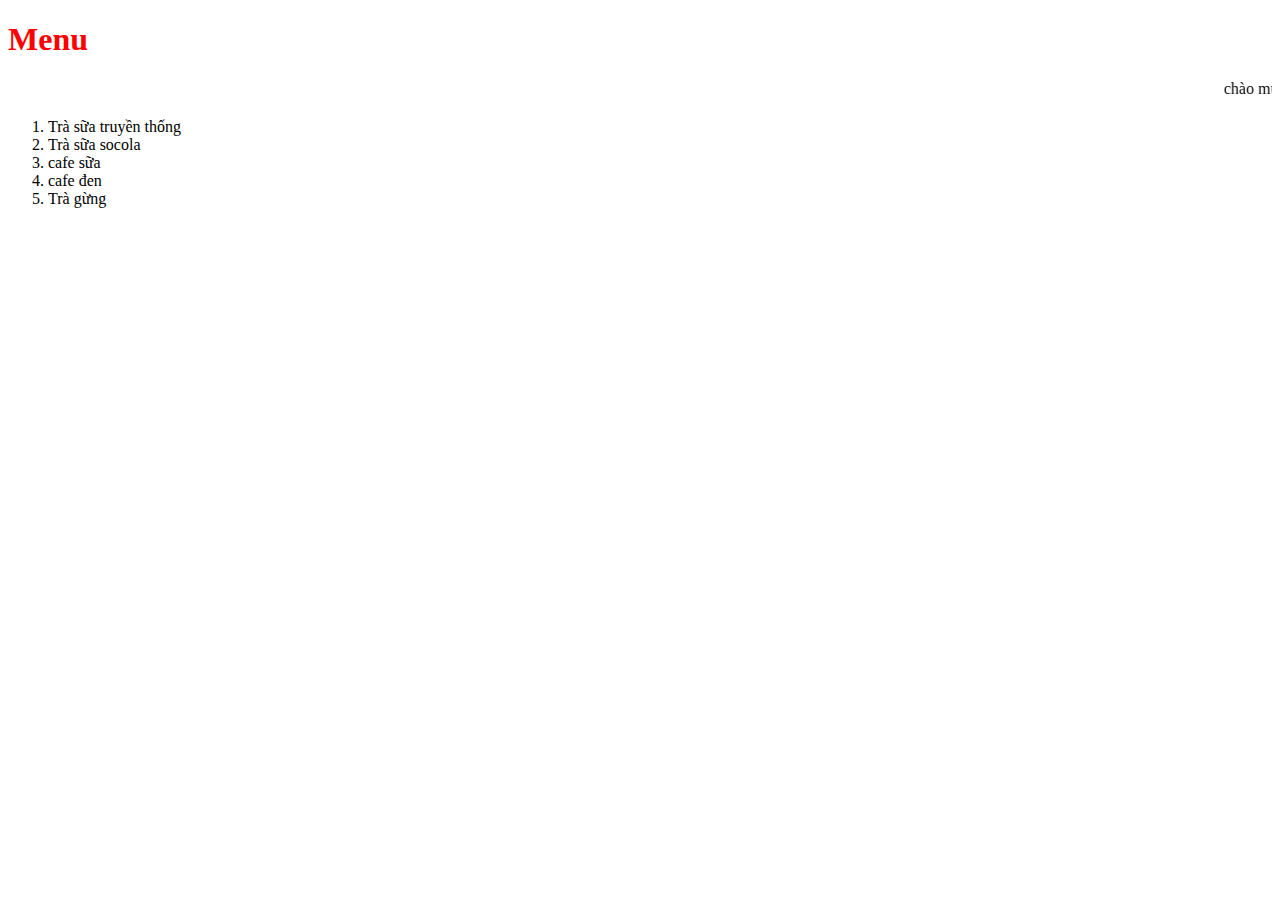
<file: BAI1/index.html>
<!DOCTYPE html>
<html lang="en">
<head>
    <meta charset="UTF-8">
    <meta http-equiv="X-UA-Compatible" content="IE=edge">
    <meta name="viewport" content="width=device-width, initial-scale=1.0">
    <title>Bài 1</title>
</head>
<body>
    <h1><span style="color: red;">Menu</span></h1>
    <marquee behavior="" direction=""><span style="border: 2dp;">chào mừng quý khách</span></marquee>
    <ol>
        <li>Trà sữa truyền thống</li>
        <li>Trà sữa socola</li>
        <li>cafe sữa</li>
        <li>cafe đen</li>
        <li>Trà gừng</li>
    </ol>
    <p></p>
</body>
</html>
</file>
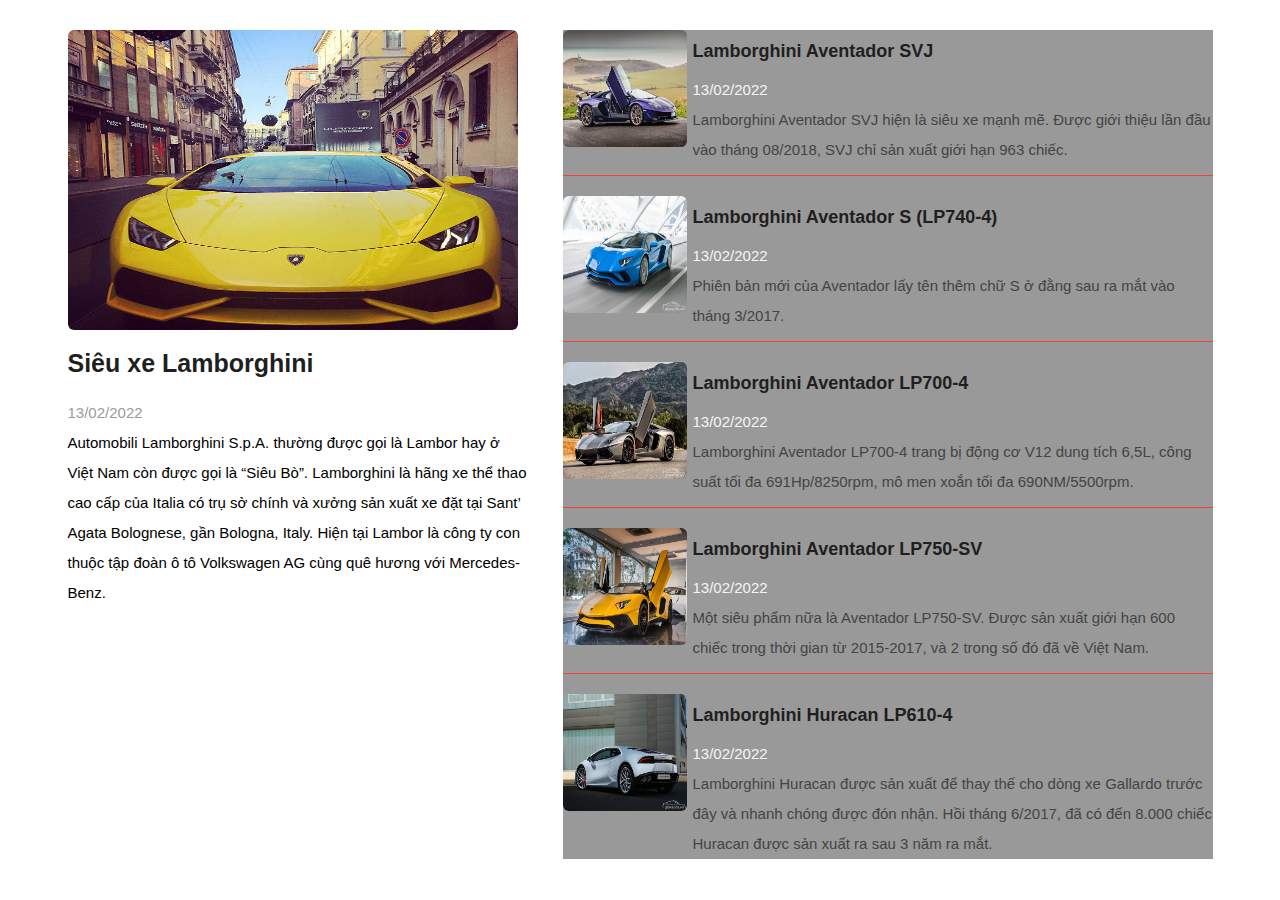
<file: BAICANHAN/index.html>
<!DOCTYPE html>
<html lang="en">
<head>
    <meta charset="UTF-8">
    <meta http-equiv="X-UA-Compatible" content="IE=edge">
    <meta name="viewport" content="width=device-width, initial-scale=1.0">
    <title>Bài cá nhân</title>
    <link rel="stylesheet" href="main.css">
</head>
<body>
    <section class="box">
        <div class="tab">
          <div class="left-group">
            <p class="image"><img src="image/tieude.png" width="450" height="300" alt=""></p>
            <h3>Siêu xe Lamborghini</h3>
            <p>13/02/2022</p>

            <p class="info">Automobili Lamborghini S.p.A. thường được gọi là Lambor hay ở Việt Nam còn được gọi là “Siêu Bò”. Lamborghini là hãng xe thể thao cao cấp của Italia có trụ sở chính và xưởng sản xuất xe đặt tại Sant’ Agata Bolognese, gần Bologna, Italy. Hiện tại Lambor là công ty con thuộc tập đoàn ô tô Volkswagen AG cùng quê hương với Mercedes-Benz.</p>
          </div>
          <div class="right-group">
            <ul class="info-list">
              <li class="tab">
                <div class="image"><img src="image/Aventadorsvj.png" width="124" height="117"></div>
                <section class="detail">
                  <h3>Lamborghini Aventador SVJ</h3>
                  <p style="color:whitesmoke">13/02/2022</p>
                  <p style="color:#444444">Lamborghini Aventador SVJ hiện là siêu xe mạnh mẽ. Được giới thiệu lần đầu vào tháng 08/2018, SVJ chỉ sản xuất giới hạn 963 chiếc.</p>
                </section>
              </li>
              <li class="tab">
                <div class="image"><img src="image/AventadorS.png" width="124" height="117"></div>
                <section class="detail">
                  <h3>Lamborghini Aventador S (LP740-4)</h3>
                  <p style="color:whitesmoke">13/02/2022</p>
                  <p style="color:#444444">Phiên bản mới của Aventador lấy tên thêm chữ S ở đằng sau ra mắt vào tháng 3/2017.</p>
                </section>
              </li>
    
              <li class="tab">
                <div class="image"><img src="image/AventadorLP700-4.png" width="124" height="117"></div>
                <section class="detail">
                  <h3>Lamborghini Aventador LP700-4</h3>
                  <p style="color:whitesmoke">13/02/2022</p>
                  <p style="color:#444444">Lamborghini Aventador LP700-4 trang bị động cơ V12 dung tích 6,5L, công suất tối đa 691Hp/8250rpm, mô men xoắn tối đa 690NM/5500rpm.</p>
                </section>
              </li>
              <li class="tab">
                <div class="image"><img src="image/AventadorLP750-SV.png" width="124" height="117"></div>
                <section class="detail">
                  <h3>Lamborghini Aventador LP750-SV</h3>
                  <p style="color:whitesmoke">13/02/2022</p>
                  <p style="color:#444444">Một siêu phẩm nữa là Aventador LP750-SV. Được sản xuất giới hạn 600 chiếc trong thời gian từ 2015-2017, và 2 trong số đó đã về Việt Nam. </p>
                </section>
              </li>
              <li class="tab">
                <div class="image"><img src="image/HuracanLP610-4.png" width="124" height="117"></div>
                <section class="detail">
                    <h3>Lamborghini Huracan LP610-4</h3>
                    <p style="color:whitesmoke">13/02/2022</p>
                    <p style="color:#444444">Lamborghini Huracan được sản xuất để thay thế cho dòng xe Gallardo trước đây và nhanh chóng được đón nhận. Hồi tháng 6/2017, đã có đến  8.000 chiếc Huracan được sản xuất ra sau 3 năm ra mắt.</p>
                </section>
              </li>

            </ul>
          </div>
        </div>
      </section>
</body>
</html>
</file>
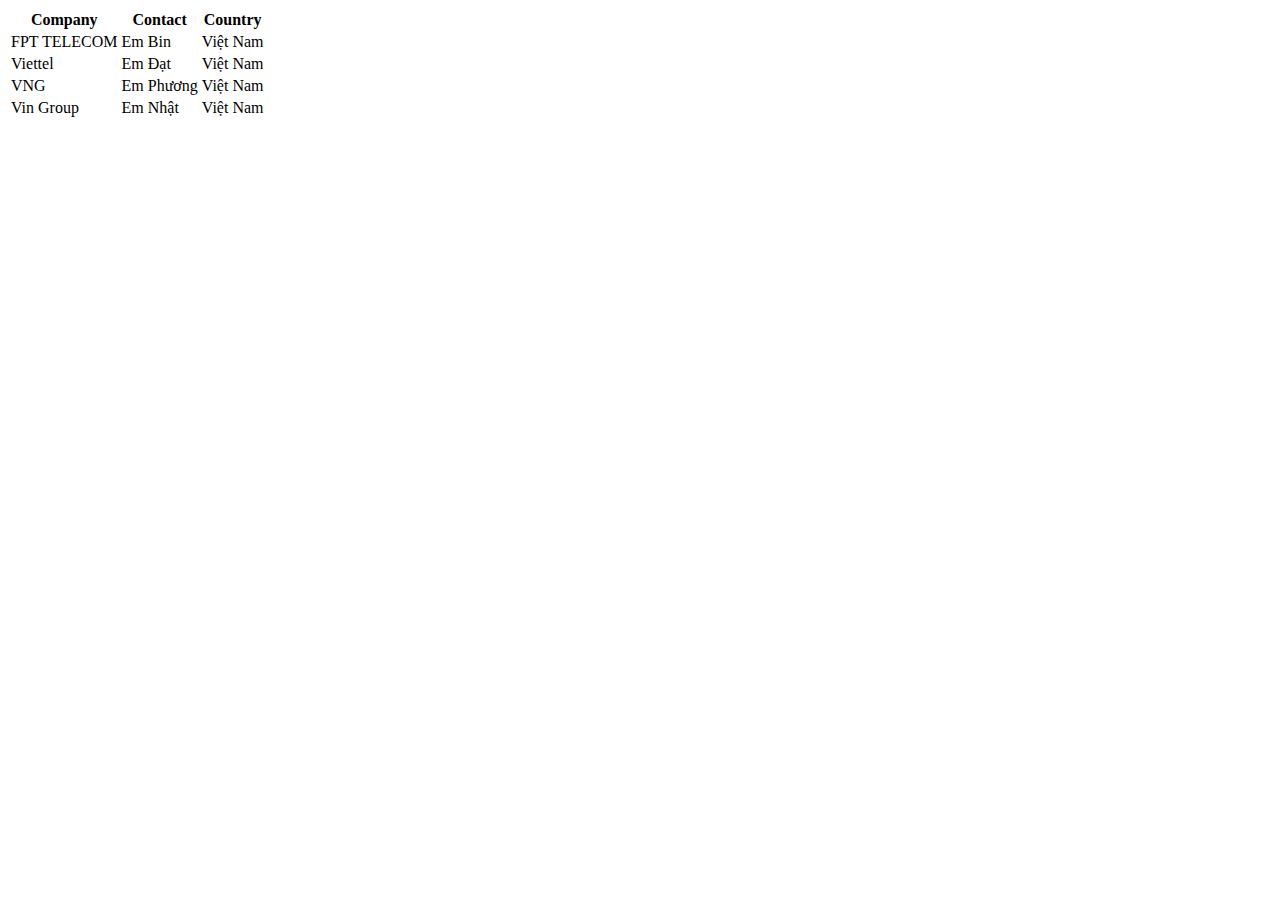
<file: TEST/index.html>
<!DOCTYPE html>
<html lang="en">
<head>
    <meta charset="UTF-8">
    <meta http-equiv="X-UA-Compatible" content="IE=edge">
    <meta name="viewport" content="width=device-width, initial-scale=1.0">
    <title>Document</title>
    <link rel="stylesheet" href="https://cdn.jsdelivr.net/npm/bootstrap@4.6.1/dist/css/bootstrap.min.css" integrity="sha384-zCbKRCUGaJDkqS1kPbPd7TveP5iyJE0EjAuZQTgFLD2ylzuqKfdKlfG/eSrtxUkn" crossorigin="anonymous">
</head>
<body>
    <table class="table table-striped">
        <thead>
          <tr>
            <th scope="col">Company</th>
            <th scope="col">Contact</th>
            <th scope="col">Country</th>
          </tr>
        </thead>
        <tbody>
          <tr>
            <td>FPT TELECOM</td>
            <td>Em Bin</td>
            <td>Việt Nam</td>
          </tr>
          <tr>
            <td>Viettel</td>
            <td>Em Đạt</td>
            <td>Việt Nam</td>
          </tr>
          <tr>
            <td>VNG</td>
            <td>Em Phương</td>
            <td>Việt Nam</td>
          </tr>
          <tr>
            <td>Vin Group</td>
            <td>Em Nhật</td>
            <td>Việt Nam</td>
          </tr>
        </tbody>
      </table>
</body>
<script src="https://cdn.jsdelivr.net/npm/jquery@3.5.1/dist/jquery.slim.min.js" integrity="sha384-DfXdz2htPH0lsSSs5nCTpuj/zy4C+OGpamoFVy38MVBnE+IbbVYUew+OrCXaRkfj" crossorigin="anonymous"></script>
<script src="https://cdn.jsdelivr.net/npm/bootstrap@4.6.1/dist/js/bootstrap.bundle.min.js" integrity="sha384-fQybjgWLrvvRgtW6bFlB7jaZrFsaBXjsOMm/tB9LTS58ONXgqbR9W8oWht/amnpF" crossorigin="anonymous"></script>
</html>
</file>
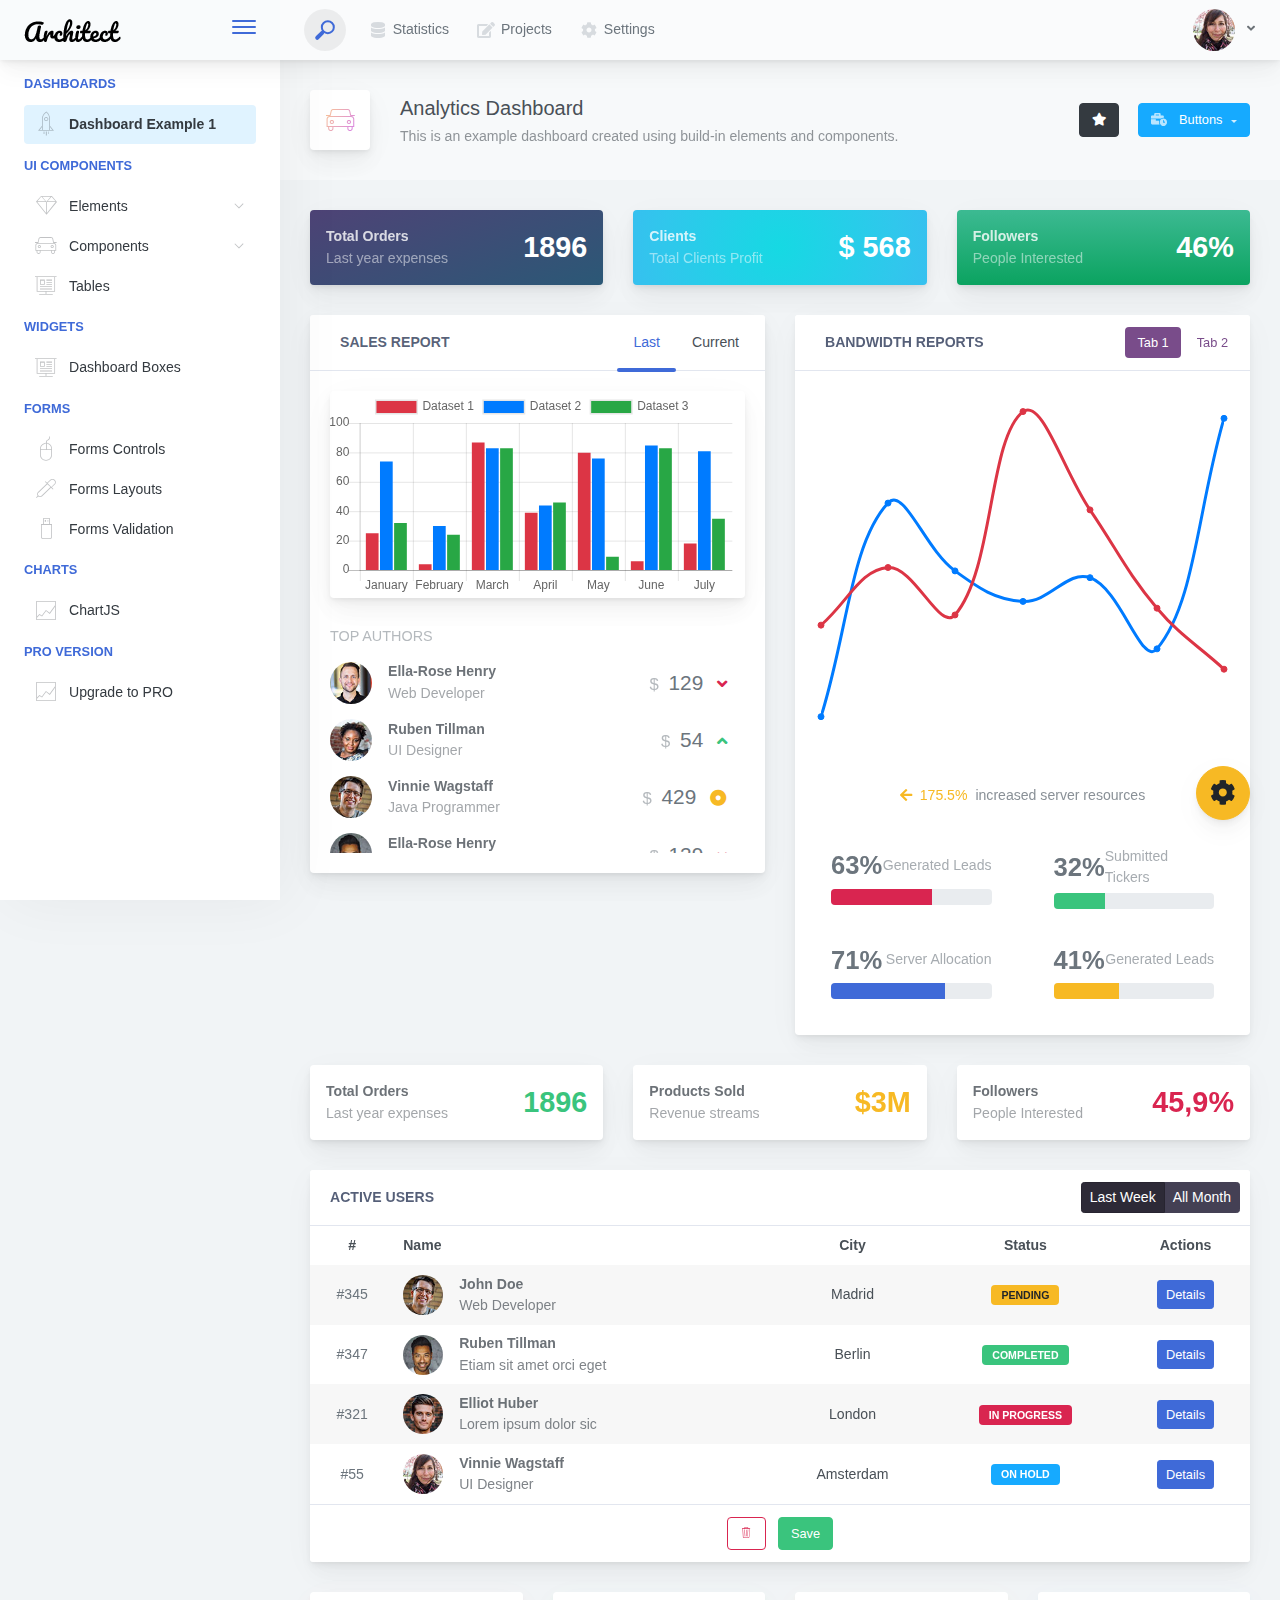
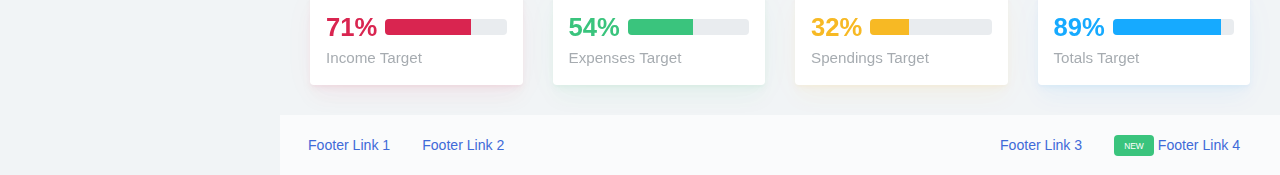
<file: GIAODIEN/admin-ui/architectui-html-free/architectui-html-free/index.html>
<!doctype html>
<html lang="en">

<head>
    <meta charset="utf-8">
    <meta http-equiv="X-UA-Compatible" content="IE=edge">
    <meta http-equiv="Content-Language" content="en">
    <meta http-equiv="Content-Type" content="text/html; charset=utf-8"/>
    <title>Analytics Dashboard - This is an example dashboard created using build-in elements and components.</title>
    <meta name="viewport" content="width=device-width, initial-scale=1, maximum-scale=1, user-scalable=no, shrink-to-fit=no" />
    <meta name="description" content="This is an example dashboard created using build-in elements and components.">
    <meta name="msapplication-tap-highlight" content="no">
    <!--
    =========================================================
    * ArchitectUI HTML Theme Dashboard - v1.0.0
    =========================================================
    * Product Page: https://dashboardpack.com
    * Copyright 2019 DashboardPack (https://dashboardpack.com)
    * Licensed under MIT (https://github.com/DashboardPack/architectui-html-theme-free/blob/master/LICENSE)
    =========================================================
    * The above copyright notice and this permission notice shall be included in all copies or substantial portions of the Software.
    -->
<link href="./main.css" rel="stylesheet"></head>
<body>
    <div class="app-container app-theme-white body-tabs-shadow fixed-sidebar fixed-header">
        <div class="app-header header-shadow">
            <div class="app-header__logo">
                <div class="logo-src"></div>
                <div class="header__pane ml-auto">
                    <div>
                        <button type="button" class="hamburger close-sidebar-btn hamburger--elastic" data-class="closed-sidebar">
                            <span class="hamburger-box">
                                <span class="hamburger-inner"></span>
                            </span>
                        </button>
                    </div>
                </div>
            </div>
            <div class="app-header__mobile-menu">
                <div>
                    <button type="button" class="hamburger hamburger--elastic mobile-toggle-nav">
                        <span class="hamburger-box">
                            <span class="hamburger-inner"></span>
                        </span>
                    </button>
                </div>
            </div>
            <div class="app-header__menu">
                <span>
                    <button type="button" class="btn-icon btn-icon-only btn btn-primary btn-sm mobile-toggle-header-nav">
                        <span class="btn-icon-wrapper">
                            <i class="fa fa-ellipsis-v fa-w-6"></i>
                        </span>
                    </button>
                </span>
            </div>    <div class="app-header__content">
                <div class="app-header-left">
                    <div class="search-wrapper">
                        <div class="input-holder">
                            <input type="text" class="search-input" placeholder="Type to search">
                            <button class="search-icon"><span></span></button>
                        </div>
                        <button class="close"></button>
                    </div>
                    <ul class="header-menu nav">
                        <li class="nav-item">
                            <a href="javascript:void(0);" class="nav-link">
                                <i class="nav-link-icon fa fa-database"> </i>
                                Statistics
                            </a>
                        </li>
                        <li class="btn-group nav-item">
                            <a href="javascript:void(0);" class="nav-link">
                                <i class="nav-link-icon fa fa-edit"></i>
                                Projects
                            </a>
                        </li>
                        <li class="dropdown nav-item">
                            <a href="javascript:void(0);" class="nav-link">
                                <i class="nav-link-icon fa fa-cog"></i>
                                Settings
                            </a>
                        </li>
                    </ul>        </div>
                <div class="app-header-right">
                    <div class="header-btn-lg pr-0">
                        <div class="widget-content p-0">
                            <div class="widget-content-wrapper">
                                <div class="widget-content-left">
                                    <div class="btn-group">
                                        <a data-toggle="dropdown" aria-haspopup="true" aria-expanded="false" class="p-0 btn">
                                            <img width="42" class="rounded-circle" src="assets/images/avatars/1.jpg" alt="">
                                            <i class="fa fa-angle-down ml-2 opacity-8"></i>
                                        </a>
                                        <div tabindex="-1" role="menu" aria-hidden="true" class="dropdown-menu dropdown-menu-right">
                                            <button type="button" tabindex="0" class="dropdown-item">User Account</button>
                                            <button type="button" tabindex="0" class="dropdown-item">Settings</button>
                                            <h6 tabindex="-1" class="dropdown-header">Header</h6>
                                            <button type="button" tabindex="0" class="dropdown-item">Actions</button>
                                            <div tabindex="-1" class="dropdown-divider"></div>
                                            <button type="button" tabindex="0" class="dropdown-item">Dividers</button>
                                        </div>
                                    </div>
                                </div>
                                <div class="widget-content-left  ml-3 header-user-info">
                                    <div class="widget-heading">
                                        Alina Mclourd
                                    </div>
                                    <div class="widget-subheading">
                                        VP People Manager
                                    </div>
                                </div>
                                <div class="widget-content-right header-user-info ml-3">
                                    <button type="button" class="btn-shadow p-1 btn btn-primary btn-sm show-toastr-example">
                                        <i class="fa text-white fa-calendar pr-1 pl-1"></i>
                                    </button>
                                </div>
                            </div>
                        </div>
                    </div>        </div>
            </div>
        </div>        <div class="ui-theme-settings">
            <button type="button" id="TooltipDemo" class="btn-open-options btn btn-warning">
                <i class="fa fa-cog fa-w-16 fa-spin fa-2x"></i>
            </button>
            <div class="theme-settings__inner">
                <div class="scrollbar-container">
                    <div class="theme-settings__options-wrapper">
                        <h3 class="themeoptions-heading">Layout Options
                        </h3>
                        <div class="p-3">
                            <ul class="list-group">
                                <li class="list-group-item">
                                    <div class="widget-content p-0">
                                        <div class="widget-content-wrapper">
                                            <div class="widget-content-left mr-3">
                                                <div class="switch has-switch switch-container-class" data-class="fixed-header">
                                                    <div class="switch-animate switch-on">
                                                        <input type="checkbox" checked data-toggle="toggle" data-onstyle="success">
                                                    </div>
                                                </div>
                                            </div>
                                            <div class="widget-content-left">
                                                <div class="widget-heading">Fixed Header
                                                </div>
                                                <div class="widget-subheading">Makes the header top fixed, always visible!
                                                </div>
                                            </div>
                                        </div>
                                    </div>
                                </li>
                                <li class="list-group-item">
                                    <div class="widget-content p-0">
                                        <div class="widget-content-wrapper">
                                            <div class="widget-content-left mr-3">
                                                <div class="switch has-switch switch-container-class" data-class="fixed-sidebar">
                                                    <div class="switch-animate switch-on">
                                                        <input type="checkbox" checked data-toggle="toggle" data-onstyle="success">
                                                    </div>
                                                </div>
                                            </div>
                                            <div class="widget-content-left">
                                                <div class="widget-heading">Fixed Sidebar
                                                </div>
                                                <div class="widget-subheading">Makes the sidebar left fixed, always visible!
                                                </div>
                                            </div>
                                        </div>
                                    </div>
                                </li>
                                <li class="list-group-item">
                                    <div class="widget-content p-0">
                                        <div class="widget-content-wrapper">
                                            <div class="widget-content-left mr-3">
                                                <div class="switch has-switch switch-container-class" data-class="fixed-footer">
                                                    <div class="switch-animate switch-off">
                                                        <input type="checkbox" data-toggle="toggle" data-onstyle="success">
                                                    </div>
                                                </div>
                                            </div>
                                            <div class="widget-content-left">
                                                <div class="widget-heading">Fixed Footer
                                                </div>
                                                <div class="widget-subheading">Makes the app footer bottom fixed, always visible!
                                                </div>
                                            </div>
                                        </div>
                                    </div>
                                </li>
                            </ul>
                        </div>
                        <h3 class="themeoptions-heading">
                            <div>
                                Header Options
                            </div>
                            <button type="button" class="btn-pill btn-shadow btn-wide ml-auto btn btn-focus btn-sm switch-header-cs-class" data-class="">
                                Restore Default
                            </button>
                        </h3>
                        <div class="p-3">
                            <ul class="list-group">
                                <li class="list-group-item">
                                    <h5 class="pb-2">Choose Color Scheme
                                    </h5>
                                    <div class="theme-settings-swatches">
                                        <div class="swatch-holder bg-primary switch-header-cs-class" data-class="bg-primary header-text-light">
                                        </div>
                                        <div class="swatch-holder bg-secondary switch-header-cs-class" data-class="bg-secondary header-text-light">
                                        </div>
                                        <div class="swatch-holder bg-success switch-header-cs-class" data-class="bg-success header-text-dark">
                                        </div>
                                        <div class="swatch-holder bg-info switch-header-cs-class" data-class="bg-info header-text-dark">
                                        </div>
                                        <div class="swatch-holder bg-warning switch-header-cs-class" data-class="bg-warning header-text-dark">
                                        </div>
                                        <div class="swatch-holder bg-danger switch-header-cs-class" data-class="bg-danger header-text-light">
                                        </div>
                                        <div class="swatch-holder bg-light switch-header-cs-class" data-class="bg-light header-text-dark">
                                        </div>
                                        <div class="swatch-holder bg-dark switch-header-cs-class" data-class="bg-dark header-text-light">
                                        </div>
                                        <div class="swatch-holder bg-focus switch-header-cs-class" data-class="bg-focus header-text-light">
                                        </div>
                                        <div class="swatch-holder bg-alternate switch-header-cs-class" data-class="bg-alternate header-text-light">
                                        </div>
                                        <div class="divider">
                                        </div>
                                        <div class="swatch-holder bg-vicious-stance switch-header-cs-class" data-class="bg-vicious-stance header-text-light">
                                        </div>
                                        <div class="swatch-holder bg-midnight-bloom switch-header-cs-class" data-class="bg-midnight-bloom header-text-light">
                                        </div>
                                        <div class="swatch-holder bg-night-sky switch-header-cs-class" data-class="bg-night-sky header-text-light">
                                        </div>
                                        <div class="swatch-holder bg-slick-carbon switch-header-cs-class" data-class="bg-slick-carbon header-text-light">
                                        </div>
                                        <div class="swatch-holder bg-asteroid switch-header-cs-class" data-class="bg-asteroid header-text-light">
                                        </div>
                                        <div class="swatch-holder bg-royal switch-header-cs-class" data-class="bg-royal header-text-light">
                                        </div>
                                        <div class="swatch-holder bg-warm-flame switch-header-cs-class" data-class="bg-warm-flame header-text-dark">
                                        </div>
                                        <div class="swatch-holder bg-night-fade switch-header-cs-class" data-class="bg-night-fade header-text-dark">
                                        </div>
                                        <div class="swatch-holder bg-sunny-morning switch-header-cs-class" data-class="bg-sunny-morning header-text-dark">
                                        </div>
                                        <div class="swatch-holder bg-tempting-azure switch-header-cs-class" data-class="bg-tempting-azure header-text-dark">
                                        </div>
                                        <div class="swatch-holder bg-amy-crisp switch-header-cs-class" data-class="bg-amy-crisp header-text-dark">
                                        </div>
                                        <div class="swatch-holder bg-heavy-rain switch-header-cs-class" data-class="bg-heavy-rain header-text-dark">
                                        </div>
                                        <div class="swatch-holder bg-mean-fruit switch-header-cs-class" data-class="bg-mean-fruit header-text-dark">
                                        </div>
                                        <div class="swatch-holder bg-malibu-beach switch-header-cs-class" data-class="bg-malibu-beach header-text-light">
                                        </div>
                                        <div class="swatch-holder bg-deep-blue switch-header-cs-class" data-class="bg-deep-blue header-text-dark">
                                        </div>
                                        <div class="swatch-holder bg-ripe-malin switch-header-cs-class" data-class="bg-ripe-malin header-text-light">
                                        </div>
                                        <div class="swatch-holder bg-arielle-smile switch-header-cs-class" data-class="bg-arielle-smile header-text-light">
                                        </div>
                                        <div class="swatch-holder bg-plum-plate switch-header-cs-class" data-class="bg-plum-plate header-text-light">
                                        </div>
                                        <div class="swatch-holder bg-happy-fisher switch-header-cs-class" data-class="bg-happy-fisher header-text-dark">
                                        </div>
                                        <div class="swatch-holder bg-happy-itmeo switch-header-cs-class" data-class="bg-happy-itmeo header-text-light">
                                        </div>
                                        <div class="swatch-holder bg-mixed-hopes switch-header-cs-class" data-class="bg-mixed-hopes header-text-light">
                                        </div>
                                        <div class="swatch-holder bg-strong-bliss switch-header-cs-class" data-class="bg-strong-bliss header-text-light">
                                        </div>
                                        <div class="swatch-holder bg-grow-early switch-header-cs-class" data-class="bg-grow-early header-text-light">
                                        </div>
                                        <div class="swatch-holder bg-love-kiss switch-header-cs-class" data-class="bg-love-kiss header-text-light">
                                        </div>
                                        <div class="swatch-holder bg-premium-dark switch-header-cs-class" data-class="bg-premium-dark header-text-light">
                                        </div>
                                        <div class="swatch-holder bg-happy-green switch-header-cs-class" data-class="bg-happy-green header-text-light">
                                        </div>
                                    </div>
                                </li>
                            </ul>
                        </div>
                        <h3 class="themeoptions-heading">
                            <div>Sidebar Options</div>
                            <button type="button" class="btn-pill btn-shadow btn-wide ml-auto btn btn-focus btn-sm switch-sidebar-cs-class" data-class="">
                                Restore Default
                            </button>
                        </h3>
                        <div class="p-3">
                            <ul class="list-group">
                                <li class="list-group-item">
                                    <h5 class="pb-2">Choose Color Scheme
                                    </h5>
                                    <div class="theme-settings-swatches">
                                        <div class="swatch-holder bg-primary switch-sidebar-cs-class" data-class="bg-primary sidebar-text-light">
                                        </div>
                                        <div class="swatch-holder bg-secondary switch-sidebar-cs-class" data-class="bg-secondary sidebar-text-light">
                                        </div>
                                        <div class="swatch-holder bg-success switch-sidebar-cs-class" data-class="bg-success sidebar-text-dark">
                                        </div>
                                        <div class="swatch-holder bg-info switch-sidebar-cs-class" data-class="bg-info sidebar-text-dark">
                                        </div>
                                        <div class="swatch-holder bg-warning switch-sidebar-cs-class" data-class="bg-warning sidebar-text-dark">
                                        </div>
                                        <div class="swatch-holder bg-danger switch-sidebar-cs-class" data-class="bg-danger sidebar-text-light">
                                        </div>
                                        <div class="swatch-holder bg-light switch-sidebar-cs-class" data-class="bg-light sidebar-text-dark">
                                        </div>
                                        <div class="swatch-holder bg-dark switch-sidebar-cs-class" data-class="bg-dark sidebar-text-light">
                                        </div>
                                        <div class="swatch-holder bg-focus switch-sidebar-cs-class" data-class="bg-focus sidebar-text-light">
                                        </div>
                                        <div class="swatch-holder bg-alternate switch-sidebar-cs-class" data-class="bg-alternate sidebar-text-light">
                                        </div>
                                        <div class="divider">
                                        </div>
                                        <div class="swatch-holder bg-vicious-stance switch-sidebar-cs-class" data-class="bg-vicious-stance sidebar-text-light">
                                        </div>
                                        <div class="swatch-holder bg-midnight-bloom switch-sidebar-cs-class" data-class="bg-midnight-bloom sidebar-text-light">
                                        </div>
                                        <div class="swatch-holder bg-night-sky switch-sidebar-cs-class" data-class="bg-night-sky sidebar-text-light">
                                        </div>
                                        <div class="swatch-holder bg-slick-carbon switch-sidebar-cs-class" data-class="bg-slick-carbon sidebar-text-light">
                                        </div>
                                        <div class="swatch-holder bg-asteroid switch-sidebar-cs-class" data-class="bg-asteroid sidebar-text-light">
                                        </div>
                                        <div class="swatch-holder bg-royal switch-sidebar-cs-class" data-class="bg-royal sidebar-text-light">
                                        </div>
                                        <div class="swatch-holder bg-warm-flame switch-sidebar-cs-class" data-class="bg-warm-flame sidebar-text-dark">
                                        </div>
                                        <div class="swatch-holder bg-night-fade switch-sidebar-cs-class" data-class="bg-night-fade sidebar-text-dark">
                                        </div>
                                        <div class="swatch-holder bg-sunny-morning switch-sidebar-cs-class" data-class="bg-sunny-morning sidebar-text-dark">
                                        </div>
                                        <div class="swatch-holder bg-tempting-azure switch-sidebar-cs-class" data-class="bg-tempting-azure sidebar-text-dark">
                                        </div>
                                        <div class="swatch-holder bg-amy-crisp switch-sidebar-cs-class" data-class="bg-amy-crisp sidebar-text-dark">
                                        </div>
                                        <div class="swatch-holder bg-heavy-rain switch-sidebar-cs-class" data-class="bg-heavy-rain sidebar-text-dark">
                                        </div>
                                        <div class="swatch-holder bg-mean-fruit switch-sidebar-cs-class" data-class="bg-mean-fruit sidebar-text-dark">
                                        </div>
                                        <div class="swatch-holder bg-malibu-beach switch-sidebar-cs-class" data-class="bg-malibu-beach sidebar-text-light">
                                        </div>
                                        <div class="swatch-holder bg-deep-blue switch-sidebar-cs-class" data-class="bg-deep-blue sidebar-text-dark">
                                        </div>
                                        <div class="swatch-holder bg-ripe-malin switch-sidebar-cs-class" data-class="bg-ripe-malin sidebar-text-light">
                                        </div>
                                        <div class="swatch-holder bg-arielle-smile switch-sidebar-cs-class" data-class="bg-arielle-smile sidebar-text-light">
                                        </div>
                                        <div class="swatch-holder bg-plum-plate switch-sidebar-cs-class" data-class="bg-plum-plate sidebar-text-light">
                                        </div>
                                        <div class="swatch-holder bg-happy-fisher switch-sidebar-cs-class" data-class="bg-happy-fisher sidebar-text-dark">
                                        </div>
                                        <div class="swatch-holder bg-happy-itmeo switch-sidebar-cs-class" data-class="bg-happy-itmeo sidebar-text-light">
                                        </div>
                                        <div class="swatch-holder bg-mixed-hopes switch-sidebar-cs-class" data-class="bg-mixed-hopes sidebar-text-light">
                                        </div>
                                        <div class="swatch-holder bg-strong-bliss switch-sidebar-cs-class" data-class="bg-strong-bliss sidebar-text-light">
                                        </div>
                                        <div class="swatch-holder bg-grow-early switch-sidebar-cs-class" data-class="bg-grow-early sidebar-text-light">
                                        </div>
                                        <div class="swatch-holder bg-love-kiss switch-sidebar-cs-class" data-class="bg-love-kiss sidebar-text-light">
                                        </div>
                                        <div class="swatch-holder bg-premium-dark switch-sidebar-cs-class" data-class="bg-premium-dark sidebar-text-light">
                                        </div>
                                        <div class="swatch-holder bg-happy-green switch-sidebar-cs-class" data-class="bg-happy-green sidebar-text-light">
                                        </div>
                                    </div>
                                </li>
                            </ul>
                        </div>
                        <h3 class="themeoptions-heading">
                            <div>Main Content Options</div>
                            <button type="button" class="btn-pill btn-shadow btn-wide ml-auto active btn btn-focus btn-sm">Restore Default
                            </button>
                        </h3>
                        <div class="p-3">
                            <ul class="list-group">
                                <li class="list-group-item">
                                    <h5 class="pb-2">Page Section Tabs
                                    </h5>
                                    <div class="theme-settings-swatches">
                                        <div role="group" class="mt-2 btn-group">
                                            <button type="button" class="btn-wide btn-shadow btn-primary btn btn-secondary switch-theme-class" data-class="body-tabs-line">
                                                Line
                                            </button>
                                            <button type="button" class="btn-wide btn-shadow btn-primary active btn btn-secondary switch-theme-class" data-class="body-tabs-shadow">
                                                Shadow
                                            </button>
                                        </div>
                                    </div>
                                </li>
                            </ul>
                        </div>
                    </div>
                </div>
            </div>
        </div>        <div class="app-main">
                <div class="app-sidebar sidebar-shadow">
                    <div class="app-header__logo">
                        <div class="logo-src"></div>
                        <div class="header__pane ml-auto">
                            <div>
                                <button type="button" class="hamburger close-sidebar-btn hamburger--elastic" data-class="closed-sidebar">
                                    <span class="hamburger-box">
                                        <span class="hamburger-inner"></span>
                                    </span>
                                </button>
                            </div>
                        </div>
                    </div>
                    <div class="app-header__mobile-menu">
                        <div>
                            <button type="button" class="hamburger hamburger--elastic mobile-toggle-nav">
                                <span class="hamburger-box">
                                    <span class="hamburger-inner"></span>
                                </span>
                            </button>
                        </div>
                    </div>
                    <div class="app-header__menu">
                        <span>
                            <button type="button" class="btn-icon btn-icon-only btn btn-primary btn-sm mobile-toggle-header-nav">
                                <span class="btn-icon-wrapper">
                                    <i class="fa fa-ellipsis-v fa-w-6"></i>
                                </span>
                            </button>
                        </span>
                    </div>    <div class="scrollbar-sidebar">
                        <div class="app-sidebar__inner">
                            <ul class="vertical-nav-menu">
                                <li class="app-sidebar__heading">Dashboards</li>
                                <li>
                                    <a href="index.html" class="mm-active">
                                        <i class="metismenu-icon pe-7s-rocket"></i>
                                        Dashboard Example 1
                                    </a>
                                </li>
                                <li class="app-sidebar__heading">UI Components</li>
                                <li
                                    
                                    
                                    
                                    
                                    
                                    
                                    
                                    
                                >
                                    <a href="#">
                                        <i class="metismenu-icon pe-7s-diamond"></i>
                                        Elements
                                        <i class="metismenu-state-icon pe-7s-angle-down caret-left"></i>
                                    </a>
                                    <ul
                                        
                                        
                                        
                                        
                                        
                                        
                                        
                                        
                                    >
                                        <li>
                                            <a href="elements-buttons-standard.html">
                                                <i class="metismenu-icon"></i>
                                                Buttons
                                            </a>
                                        </li>
                                        <li>
                                            <a href="elements-dropdowns.html">
                                                <i class="metismenu-icon">
                                                </i>Dropdowns
                                            </a>
                                        </li>
                                        <li>
                                            <a href="elements-icons.html">
                                                <i class="metismenu-icon">
                                                </i>Icons
                                            </a>
                                        </li>
                                        <li>
                                            <a href="elements-badges-labels.html">
                                                <i class="metismenu-icon">
                                                </i>Badges
                                            </a>
                                        </li>
                                        <li>
                                            <a href="elements-cards.html">
                                                <i class="metismenu-icon">
                                                </i>Cards
                                            </a>
                                        </li>
                                        <li>
                                            <a href="elements-list-group.html">
                                                <i class="metismenu-icon">
                                                </i>List Groups
                                            </a>
                                        </li>
                                        <li>
                                            <a href="elements-navigation.html">
                                                <i class="metismenu-icon">
                                                </i>Navigation Menus
                                            </a>
                                        </li>
                                        <li>
                                            <a href="elements-utilities.html">
                                                <i class="metismenu-icon">
                                                </i>Utilities
                                            </a>
                                        </li>
                                    </ul>
                                </li>
                                <li
                                    
                                    
                                    
                                    
                                    
                                    
                                    
                                    
                                    
                                    
                                    
                                >
                                    <a href="#">
                                        <i class="metismenu-icon pe-7s-car"></i>
                                        Components
                                        <i class="metismenu-state-icon pe-7s-angle-down caret-left"></i>
                                    </a>
                                    <ul
                                        
                                        
                                        
                                        
                                        
                                        
                                        
                                        
                                        
                                        
                                        
                                    >
                                        <li>
                                            <a href="components-tabs.html">
                                                <i class="metismenu-icon">
                                                </i>Tabs
                                            </a>
                                        </li>
                                        <li>
                                            <a href="components-accordions.html">
                                                <i class="metismenu-icon">
                                                </i>Accordions
                                            </a>
                                        </li>
                                        <li>
                                            <a href="components-notifications.html">
                                                <i class="metismenu-icon">
                                                </i>Notifications
                                            </a>
                                        </li>
                                        <li>
                                            <a href="components-modals.html">
                                                <i class="metismenu-icon">
                                                </i>Modals
                                            </a>
                                        </li>
                                        <li>
                                            <a href="components-progress-bar.html">
                                                <i class="metismenu-icon">
                                                </i>Progress Bar
                                            </a>
                                        </li>
                                        <li>
                                            <a href="components-tooltips-popovers.html">
                                                <i class="metismenu-icon">
                                                </i>Tooltips &amp; Popovers
                                            </a>
                                        </li>
                                        <li>
                                            <a href="components-carousel.html">
                                                <i class="metismenu-icon">
                                                </i>Carousel
                                            </a>
                                        </li>
                                        <li>
                                            <a href="components-calendar.html">
                                                <i class="metismenu-icon">
                                                </i>Calendar
                                            </a>
                                        </li>
                                        <li>
                                            <a href="components-pagination.html">
                                                <i class="metismenu-icon">
                                                </i>Pagination
                                            </a>
                                        </li>
                                        <li>
                                            <a href="components-scrollable-elements.html">
                                                <i class="metismenu-icon">
                                                </i>Scrollable
                                            </a>
                                        </li>
                                        <li>
                                            <a href="components-maps.html">
                                                <i class="metismenu-icon">
                                                </i>Maps
                                            </a>
                                        </li>
                                    </ul>
                                </li>
                                <li  >
                                    <a href="tables-regular.html">
                                        <i class="metismenu-icon pe-7s-display2"></i>
                                        Tables
                                    </a>
                                </li>
                                <li class="app-sidebar__heading">Widgets</li>
                                <li>
                                    <a href="dashboard-boxes.html">
                                        <i class="metismenu-icon pe-7s-display2"></i>
                                        Dashboard Boxes
                                    </a>
                                </li>
                                <li class="app-sidebar__heading">Forms</li>
                                <li>
                                    <a href="forms-controls.html">
                                        <i class="metismenu-icon pe-7s-mouse">
                                        </i>Forms Controls
                                    </a>
                                </li>
                                <li>
                                    <a href="forms-layouts.html">
                                        <i class="metismenu-icon pe-7s-eyedropper">
                                        </i>Forms Layouts
                                    </a>
                                </li>
                                <li>
                                    <a href="forms-validation.html">
                                        <i class="metismenu-icon pe-7s-pendrive">
                                        </i>Forms Validation
                                    </a>
                                </li>
                                <li class="app-sidebar__heading">Charts</li>
                                <li>
                                    <a href="charts-chartjs.html">
                                        <i class="metismenu-icon pe-7s-graph2">
                                        </i>ChartJS
                                    </a>
                                </li>
                                <li class="app-sidebar__heading">PRO Version</li>
                                <li>
                                    <a href="https://dashboardpack.com/theme-details/architectui-dashboard-html-pro/" target="_blank">
                                        <i class="metismenu-icon pe-7s-graph2">
                                        </i>
                                        Upgrade to PRO
                                    </a>
                                </li>
                            </ul>
                        </div>
                    </div>
                </div>    <div class="app-main__outer">
                    <div class="app-main__inner">
                        <div class="app-page-title">
                            <div class="page-title-wrapper">
                                <div class="page-title-heading">
                                    <div class="page-title-icon">
                                        <i class="pe-7s-car icon-gradient bg-mean-fruit">
                                        </i>
                                    </div>
                                    <div>Analytics Dashboard
                                        <div class="page-title-subheading">This is an example dashboard created using build-in elements and components.
                                        </div>
                                    </div>
                                </div>
                                <div class="page-title-actions">
                                    <button type="button" data-toggle="tooltip" title="Example Tooltip" data-placement="bottom" class="btn-shadow mr-3 btn btn-dark">
                                        <i class="fa fa-star"></i>
                                    </button>
                                    <div class="d-inline-block dropdown">
                                        <button type="button" data-toggle="dropdown" aria-haspopup="true" aria-expanded="false" class="btn-shadow dropdown-toggle btn btn-info">
                                            <span class="btn-icon-wrapper pr-2 opacity-7">
                                                <i class="fa fa-business-time fa-w-20"></i>
                                            </span>
                                            Buttons
                                        </button>
                                        <div tabindex="-1" role="menu" aria-hidden="true" class="dropdown-menu dropdown-menu-right">
                                            <ul class="nav flex-column">
                                                <li class="nav-item">
                                                    <a href="javascript:void(0);" class="nav-link">
                                                        <i class="nav-link-icon lnr-inbox"></i>
                                                        <span>
                                                            Inbox
                                                        </span>
                                                        <div class="ml-auto badge badge-pill badge-secondary">86</div>
                                                    </a>
                                                </li>
                                                <li class="nav-item">
                                                    <a href="javascript:void(0);" class="nav-link">
                                                        <i class="nav-link-icon lnr-book"></i>
                                                        <span>
                                                            Book
                                                        </span>
                                                        <div class="ml-auto badge badge-pill badge-danger">5</div>
                                                    </a>
                                                </li>
                                                <li class="nav-item">
                                                    <a href="javascript:void(0);" class="nav-link">
                                                        <i class="nav-link-icon lnr-picture"></i>
                                                        <span>
                                                            Picture
                                                        </span>
                                                    </a>
                                                </li>
                                                <li class="nav-item">
                                                    <a disabled href="javascript:void(0);" class="nav-link disabled">
                                                        <i class="nav-link-icon lnr-file-empty"></i>
                                                        <span>
                                                            File Disabled
                                                        </span>
                                                    </a>
                                                </li>
                                            </ul>
                                        </div>
                                    </div>
                                </div>    </div>
                        </div>            <div class="row">
                            <div class="col-md-6 col-xl-4">
                                <div class="card mb-3 widget-content bg-midnight-bloom">
                                    <div class="widget-content-wrapper text-white">
                                        <div class="widget-content-left">
                                            <div class="widget-heading">Total Orders</div>
                                            <div class="widget-subheading">Last year expenses</div>
                                        </div>
                                        <div class="widget-content-right">
                                            <div class="widget-numbers text-white"><span>1896</span></div>
                                        </div>
                                    </div>
                                </div>
                            </div>
                            <div class="col-md-6 col-xl-4">
                                <div class="card mb-3 widget-content bg-arielle-smile">
                                    <div class="widget-content-wrapper text-white">
                                        <div class="widget-content-left">
                                            <div class="widget-heading">Clients</div>
                                            <div class="widget-subheading">Total Clients Profit</div>
                                        </div>
                                        <div class="widget-content-right">
                                            <div class="widget-numbers text-white"><span>$ 568</span></div>
                                        </div>
                                    </div>
                                </div>
                            </div>
                            <div class="col-md-6 col-xl-4">
                                <div class="card mb-3 widget-content bg-grow-early">
                                    <div class="widget-content-wrapper text-white">
                                        <div class="widget-content-left">
                                            <div class="widget-heading">Followers</div>
                                            <div class="widget-subheading">People Interested</div>
                                        </div>
                                        <div class="widget-content-right">
                                            <div class="widget-numbers text-white"><span>46%</span></div>
                                        </div>
                                    </div>
                                </div>
                            </div>
                            <div class="d-xl-none d-lg-block col-md-6 col-xl-4">
                                <div class="card mb-3 widget-content bg-premium-dark">
                                    <div class="widget-content-wrapper text-white">
                                        <div class="widget-content-left">
                                            <div class="widget-heading">Products Sold</div>
                                            <div class="widget-subheading">Revenue streams</div>
                                        </div>
                                        <div class="widget-content-right">
                                            <div class="widget-numbers text-warning"><span>$14M</span></div>
                                        </div>
                                    </div>
                                </div>
                            </div>
                        </div>
                        <div class="row">
                            <div class="col-md-12 col-lg-6">
                                <div class="mb-3 card">
                                    <div class="card-header-tab card-header-tab-animation card-header">
                                        <div class="card-header-title">
                                            <i class="header-icon lnr-apartment icon-gradient bg-love-kiss"> </i>
                                            Sales Report
                                        </div>
                                        <ul class="nav">
                                            <li class="nav-item"><a href="javascript:void(0);" class="active nav-link">Last</a></li>
                                            <li class="nav-item"><a href="javascript:void(0);" class="nav-link second-tab-toggle">Current</a></li>
                                        </ul>
                                    </div>
                                    <div class="card-body">
                                        <div class="tab-content">
                                            <div class="tab-pane fade show active" id="tabs-eg-77">
                                                <div class="card mb-3 widget-chart widget-chart2 text-left w-100">
                                                    <div class="widget-chat-wrapper-outer">
                                                        <div class="widget-chart-wrapper widget-chart-wrapper-lg opacity-10 m-0">
                                                            <canvas id="canvas"></canvas>
                                                        </div>
                                                    </div>
                                                </div>
                                                <h6 class="text-muted text-uppercase font-size-md opacity-5 font-weight-normal">Top Authors</h6>
                                                <div class="scroll-area-sm">
                                                    <div class="scrollbar-container">
                                                        <ul class="rm-list-borders rm-list-borders-scroll list-group list-group-flush">
                                                            <li class="list-group-item">
                                                                <div class="widget-content p-0">
                                                                    <div class="widget-content-wrapper">
                                                                        <div class="widget-content-left mr-3">
                                                                            <img width="42" class="rounded-circle" src="assets/images/avatars/9.jpg" alt="">
                                                                        </div>
                                                                        <div class="widget-content-left">
                                                                            <div class="widget-heading">Ella-Rose Henry</div>
                                                                            <div class="widget-subheading">Web Developer</div>
                                                                        </div>
                                                                        <div class="widget-content-right">
                                                                            <div class="font-size-xlg text-muted">
                                                                                <small class="opacity-5 pr-1">$</small>
                                                                                <span>129</span>
                                                                                <small class="text-danger pl-2">
                                                                                    <i class="fa fa-angle-down"></i>
                                                                                </small>
                                                                            </div>
                                                                        </div>
                                                                    </div>
                                                                </div>
                                                            </li>
                                                            <li class="list-group-item">
                                                                <div class="widget-content p-0">
                                                                    <div class="widget-content-wrapper">
                                                                        <div class="widget-content-left mr-3">
                                                                            <img width="42" class="rounded-circle" src="assets/images/avatars/5.jpg" alt="">
                                                                        </div>
                                                                        <div class="widget-content-left">
                                                                            <div class="widget-heading">Ruben Tillman</div>
                                                                            <div class="widget-subheading">UI Designer</div>
                                                                        </div>
                                                                        <div class="widget-content-right">
                                                                            <div class="font-size-xlg text-muted">
                                                                                <small class="opacity-5 pr-1">$</small>
                                                                                <span>54</span>
                                                                                <small class="text-success pl-2">
                                                                                    <i class="fa fa-angle-up"></i>
                                                                                </small>
                                                                            </div>
                                                                        </div>
                                                                    </div>
                                                                </div>
                                                            </li>
                                                            <li class="list-group-item">
                                                                <div class="widget-content p-0">
                                                                    <div class="widget-content-wrapper">
                                                                        <div class="widget-content-left mr-3">
                                                                            <img width="42" class="rounded-circle" src="assets/images/avatars/4.jpg" alt="">
                                                                        </div>
                                                                        <div class="widget-content-left">
                                                                            <div class="widget-heading">Vinnie Wagstaff</div>
                                                                            <div class="widget-subheading">Java Programmer</div>
                                                                        </div>
                                                                        <div class="widget-content-right">
                                                                            <div class="font-size-xlg text-muted">
                                                                                <small class="opacity-5 pr-1">$</small>
                                                                                <span>429</span>
                                                                                <small class="text-warning pl-2">
                                                                                    <i class="fa fa-dot-circle"></i>
                                                                                </small>
                                                                            </div>
                                                                        </div>
                                                                    </div>
                                                                </div>
                                                            </li>
                                                            <li class="list-group-item">
                                                                <div class="widget-content p-0">
                                                                    <div class="widget-content-wrapper">
                                                                        <div class="widget-content-left mr-3">
                                                                            <img width="42" class="rounded-circle" src="assets/images/avatars/3.jpg" alt="">
                                                                        </div>
                                                                        <div class="widget-content-left">
                                                                            <div class="widget-heading">Ella-Rose Henry</div>
                                                                            <div class="widget-subheading">Web Developer</div>
                                                                        </div>
                                                                        <div class="widget-content-right">
                                                                            <div class="font-size-xlg text-muted">
                                                                                <small class="opacity-5 pr-1">$</small>
                                                                                <span>129</span>
                                                                                <small class="text-danger pl-2">
                                                                                    <i class="fa fa-angle-down"></i>
                                                                                </small>
                                                                            </div>
                                                                        </div>
                                                                    </div>
                                                                </div>
                                                            </li>
                                                            <li class="list-group-item">
                                                                <div class="widget-content p-0">
                                                                    <div class="widget-content-wrapper">
                                                                        <div class="widget-content-left mr-3">
                                                                            <img width="42" class="rounded-circle" src="assets/images/avatars/2.jpg" alt="">
                                                                        </div>
                                                                        <div class="widget-content-left">
                                                                            <div class="widget-heading">Ruben Tillman</div>
                                                                            <div class="widget-subheading">UI Designer</div>
                                                                        </div>
                                                                        <div class="widget-content-right">
                                                                            <div class="font-size-xlg text-muted">
                                                                                <small class="opacity-5 pr-1">$</small>
                                                                                <span>54</span>
                                                                                <small class="text-success pl-2">
                                                                                    <i class="fa fa-angle-up"></i>
                                                                                </small>
                                                                            </div>
                                                                        </div>
                                                                    </div>
                                                                </div>
                                                            </li>
                                                        </ul>
                                                    </div>
                                                </div>
                                            </div>
                                        </div>
                                    </div>
                                </div>
                            </div>
                            <div class="col-md-12 col-lg-6">
                                <div class="mb-3 card">
                                    <div class="card-header-tab card-header">
                                        <div class="card-header-title">
                                            <i class="header-icon lnr-rocket icon-gradient bg-tempting-azure"> </i>
                                            Bandwidth Reports
                                        </div>
                                        <div class="btn-actions-pane-right">
                                            <div class="nav">
                                                <a href="javascript:void(0);" class="border-0 btn-pill btn-wide btn-transition active btn btn-outline-alternate">Tab 1</a>
                                                <a href="javascript:void(0);" class="ml-1 btn-pill btn-wide border-0 btn-transition  btn btn-outline-alternate second-tab-toggle-alt">Tab 2</a>
                                            </div>
                                        </div>
                                    </div>
                                    <div class="tab-content">
                                        <div class="tab-pane fade active show" id="tab-eg-55">
                                            <div class="widget-chart p-3">
                                                <div style="height: 350px">
                                                    <canvas id="line-chart"></canvas>
                                                </div>
                                                <div class="widget-chart-content text-center mt-5">
                                                    <div class="widget-description mt-0 text-warning">
                                                        <i class="fa fa-arrow-left"></i>
                                                        <span class="pl-1">175.5%</span>
                                                        <span class="text-muted opacity-8 pl-1">increased server resources</span>
                                                    </div>
                                                </div>
                                            </div>
                                            <div class="pt-2 card-body">
                                                <div class="row">
                                                    <div class="col-md-6">
                                                        <div class="widget-content">
                                                            <div class="widget-content-outer">
                                                                <div class="widget-content-wrapper">
                                                                    <div class="widget-content-left">
                                                                        <div class="widget-numbers fsize-3 text-muted">63%</div>
                                                                    </div>
                                                                    <div class="widget-content-right">
                                                                        <div class="text-muted opacity-6">Generated Leads</div>
                                                                    </div>
                                                                </div>
                                                                <div class="widget-progress-wrapper mt-1">
                                                                    <div class="progress-bar-sm progress-bar-animated-alt progress">
                                                                        <div class="progress-bar bg-danger" role="progressbar" aria-valuenow="63" aria-valuemin="0" aria-valuemax="100" style="width: 63%;"></div>
                                                                    </div>
                                                                </div>
                                                            </div>
                                                        </div>
                                                    </div>
                                                    <div class="col-md-6">
                                                        <div class="widget-content">
                                                            <div class="widget-content-outer">
                                                                <div class="widget-content-wrapper">
                                                                    <div class="widget-content-left">
                                                                        <div class="widget-numbers fsize-3 text-muted">32%</div>
                                                                    </div>
                                                                    <div class="widget-content-right">
                                                                        <div class="text-muted opacity-6">Submitted Tickers</div>
                                                                    </div>
                                                                </div>
                                                                <div class="widget-progress-wrapper mt-1">
                                                                    <div class="progress-bar-sm progress-bar-animated-alt progress">
                                                                        <div class="progress-bar bg-success" role="progressbar" aria-valuenow="32" aria-valuemin="0" aria-valuemax="100" style="width: 32%;"></div>
                                                                    </div>
                                                                </div>
                                                            </div>
                                                        </div>
                                                    </div>
                                                    <div class="col-md-6">
                                                        <div class="widget-content">
                                                            <div class="widget-content-outer">
                                                                <div class="widget-content-wrapper">
                                                                    <div class="widget-content-left">
                                                                        <div class="widget-numbers fsize-3 text-muted">71%</div>
                                                                    </div>
                                                                    <div class="widget-content-right">
                                                                        <div class="text-muted opacity-6">Server Allocation</div>
                                                                    </div>
                                                                </div>
                                                                <div class="widget-progress-wrapper mt-1">
                                                                    <div class="progress-bar-sm progress-bar-animated-alt progress">
                                                                        <div class="progress-bar bg-primary" role="progressbar" aria-valuenow="71" aria-valuemin="0" aria-valuemax="100" style="width: 71%;"></div>
                                                                    </div>
                                                                </div>
                                                            </div>
                                                        </div>
                                                    </div>
                                                    <div class="col-md-6">
                                                        <div class="widget-content">
                                                            <div class="widget-content-outer">
                                                                <div class="widget-content-wrapper">
                                                                    <div class="widget-content-left">
                                                                        <div class="widget-numbers fsize-3 text-muted">41%</div>
                                                                    </div>
                                                                    <div class="widget-content-right">
                                                                        <div class="text-muted opacity-6">Generated Leads</div>
                                                                    </div>
                                                                </div>
                                                                <div class="widget-progress-wrapper mt-1">
                                                                    <div class="progress-bar-sm progress-bar-animated-alt progress">
                                                                        <div class="progress-bar bg-warning" role="progressbar" aria-valuenow="41" aria-valuemin="0" aria-valuemax="100" style="width: 41%;"></div>
                                                                    </div>
                                                                </div>
                                                            </div>
                                                        </div>
                                                    </div>
                                                </div>
                                            </div>
                                        </div>
                                    </div>
                                </div>
                            </div>
                        </div>
                        <div class="row">
                            <div class="col-md-6 col-xl-4">
                                <div class="card mb-3 widget-content">
                                    <div class="widget-content-outer">
                                        <div class="widget-content-wrapper">
                                            <div class="widget-content-left">
                                                <div class="widget-heading">Total Orders</div>
                                                <div class="widget-subheading">Last year expenses</div>
                                            </div>
                                            <div class="widget-content-right">
                                                <div class="widget-numbers text-success">1896</div>
                                            </div>
                                        </div>
                                    </div>
                                </div>
                            </div>
                            <div class="col-md-6 col-xl-4">
                                <div class="card mb-3 widget-content">
                                    <div class="widget-content-outer">
                                        <div class="widget-content-wrapper">
                                            <div class="widget-content-left">
                                                <div class="widget-heading">Products Sold</div>
                                                <div class="widget-subheading">Revenue streams</div>
                                            </div>
                                            <div class="widget-content-right">
                                                <div class="widget-numbers text-warning">$3M</div>
                                            </div>
                                        </div>
                                    </div>
                                </div>
                            </div>
                            <div class="col-md-6 col-xl-4">
                                <div class="card mb-3 widget-content">
                                    <div class="widget-content-outer">
                                        <div class="widget-content-wrapper">
                                            <div class="widget-content-left">
                                                <div class="widget-heading">Followers</div>
                                                <div class="widget-subheading">People Interested</div>
                                            </div>
                                            <div class="widget-content-right">
                                                <div class="widget-numbers text-danger">45,9%</div>
                                            </div>
                                        </div>
                                    </div>
                                </div>
                            </div>
                            <div class="d-xl-none d-lg-block col-md-6 col-xl-4">
                                <div class="card mb-3 widget-content">
                                    <div class="widget-content-outer">
                                        <div class="widget-content-wrapper">
                                            <div class="widget-content-left">
                                                <div class="widget-heading">Income</div>
                                                <div class="widget-subheading">Expected totals</div>
                                            </div>
                                            <div class="widget-content-right">
                                                <div class="widget-numbers text-focus">$147</div>
                                            </div>
                                        </div>
                                        <div class="widget-progress-wrapper">
                                            <div class="progress-bar-sm progress-bar-animated-alt progress">
                                                <div class="progress-bar bg-info" role="progressbar" aria-valuenow="54" aria-valuemin="0" aria-valuemax="100" style="width: 54%;"></div>
                                            </div>
                                            <div class="progress-sub-label">
                                                <div class="sub-label-left">Expenses</div>
                                                <div class="sub-label-right">100%</div>
                                            </div>
                                        </div>
                                    </div>
                                </div>
                            </div>
                        </div>
                        <div class="row">
                            <div class="col-md-12">
                                <div class="main-card mb-3 card">
                                    <div class="card-header">Active Users
                                        <div class="btn-actions-pane-right">
                                            <div role="group" class="btn-group-sm btn-group">
                                                <button class="active btn btn-focus">Last Week</button>
                                                <button class="btn btn-focus">All Month</button>
                                            </div>
                                        </div>
                                    </div>
                                    <div class="table-responsive">
                                        <table class="align-middle mb-0 table table-borderless table-striped table-hover">
                                            <thead>
                                            <tr>
                                                <th class="text-center">#</th>
                                                <th>Name</th>
                                                <th class="text-center">City</th>
                                                <th class="text-center">Status</th>
                                                <th class="text-center">Actions</th>
                                            </tr>
                                            </thead>
                                            <tbody>
                                            <tr>
                                                <td class="text-center text-muted">#345</td>
                                                <td>
                                                    <div class="widget-content p-0">
                                                        <div class="widget-content-wrapper">
                                                            <div class="widget-content-left mr-3">
                                                                <div class="widget-content-left">
                                                                    <img width="40" class="rounded-circle" src="assets/images/avatars/4.jpg" alt="">
                                                                </div>
                                                            </div>
                                                            <div class="widget-content-left flex2">
                                                                <div class="widget-heading">John Doe</div>
                                                                <div class="widget-subheading opacity-7">Web Developer</div>
                                                            </div>
                                                        </div>
                                                    </div>
                                                </td>
                                                <td class="text-center">Madrid</td>
                                                <td class="text-center">
                                                    <div class="badge badge-warning">Pending</div>
                                                </td>
                                                <td class="text-center">
                                                    <button type="button" id="PopoverCustomT-1" class="btn btn-primary btn-sm">Details</button>
                                                </td>
                                            </tr>
                                            <tr>
                                                <td class="text-center text-muted">#347</td>
                                                <td>
                                                    <div class="widget-content p-0">
                                                        <div class="widget-content-wrapper">
                                                            <div class="widget-content-left mr-3">
                                                                <div class="widget-content-left">
                                                                    <img width="40" class="rounded-circle" src="assets/images/avatars/3.jpg" alt="">
                                                                </div>
                                                            </div>
                                                            <div class="widget-content-left flex2">
                                                                <div class="widget-heading">Ruben Tillman</div>
                                                                <div class="widget-subheading opacity-7">Etiam sit amet orci eget</div>
                                                            </div>
                                                        </div>
                                                    </div>
                                                </td>
                                                <td class="text-center">Berlin</td>
                                                <td class="text-center">
                                                    <div class="badge badge-success">Completed</div>
                                                </td>
                                                <td class="text-center">
                                                    <button type="button" id="PopoverCustomT-2" class="btn btn-primary btn-sm">Details</button>
                                                </td>
                                            </tr>
                                            <tr>
                                                <td class="text-center text-muted">#321</td>
                                                <td>
                                                    <div class="widget-content p-0">
                                                        <div class="widget-content-wrapper">
                                                            <div class="widget-content-left mr-3">
                                                                <div class="widget-content-left">
                                                                    <img width="40" class="rounded-circle" src="assets/images/avatars/2.jpg" alt="">
                                                                </div>
                                                            </div>
                                                            <div class="widget-content-left flex2">
                                                                <div class="widget-heading">Elliot Huber</div>
                                                                <div class="widget-subheading opacity-7">Lorem ipsum dolor sic</div>
                                                            </div>
                                                        </div>
                                                    </div>
                                                </td>
                                                <td class="text-center">London</td>
                                                <td class="text-center">
                                                    <div class="badge badge-danger">In Progress</div>
                                                </td>
                                                <td class="text-center">
                                                    <button type="button" id="PopoverCustomT-3" class="btn btn-primary btn-sm">Details</button>
                                                </td>
                                            </tr>
                                            <tr>
                                                <td class="text-center text-muted">#55</td>
                                                <td>
                                                    <div class="widget-content p-0">
                                                        <div class="widget-content-wrapper">
                                                            <div class="widget-content-left mr-3">
                                                                <div class="widget-content-left">
                                                                    <img width="40" class="rounded-circle" src="assets/images/avatars/1.jpg" alt=""></div>
                                                            </div>
                                                            <div class="widget-content-left flex2">
                                                                <div class="widget-heading">Vinnie Wagstaff</div>
                                                                <div class="widget-subheading opacity-7">UI Designer</div>
                                                            </div>
                                                        </div>
                                                    </div>
                                                </td>
                                                <td class="text-center">Amsterdam</td>
                                                <td class="text-center">
                                                    <div class="badge badge-info">On Hold</div>
                                                </td>
                                                <td class="text-center">
                                                    <button type="button" id="PopoverCustomT-4" class="btn btn-primary btn-sm">Details</button>
                                                </td>
                                            </tr>
                                            </tbody>
                                        </table>
                                    </div>
                                    <div class="d-block text-center card-footer">
                                        <button class="mr-2 btn-icon btn-icon-only btn btn-outline-danger"><i class="pe-7s-trash btn-icon-wrapper"> </i></button>
                                        <button class="btn-wide btn btn-success">Save</button>
                                    </div>
                                </div>
                            </div>
                        </div>
                        <div class="row">
                            <div class="col-md-6 col-lg-3">
                                <div class="card-shadow-danger mb-3 widget-chart widget-chart2 text-left card">
                                    <div class="widget-content">
                                        <div class="widget-content-outer">
                                            <div class="widget-content-wrapper">
                                                <div class="widget-content-left pr-2 fsize-1">
                                                    <div class="widget-numbers mt-0 fsize-3 text-danger">71%</div>
                                                </div>
                                                <div class="widget-content-right w-100">
                                                    <div class="progress-bar-xs progress">
                                                        <div class="progress-bar bg-danger" role="progressbar" aria-valuenow="71" aria-valuemin="0" aria-valuemax="100" style="width: 71%;"></div>
                                                    </div>
                                                </div>
                                            </div>
                                            <div class="widget-content-left fsize-1">
                                                <div class="text-muted opacity-6">Income Target</div>
                                            </div>
                                        </div>
                                    </div>
                                </div>
                            </div>
                            <div class="col-md-6 col-lg-3">
                                <div class="card-shadow-success mb-3 widget-chart widget-chart2 text-left card">
                                    <div class="widget-content">
                                        <div class="widget-content-outer">
                                            <div class="widget-content-wrapper">
                                                <div class="widget-content-left pr-2 fsize-1">
                                                    <div class="widget-numbers mt-0 fsize-3 text-success">54%</div>
                                                </div>
                                                <div class="widget-content-right w-100">
                                                    <div class="progress-bar-xs progress">
                                                        <div class="progress-bar bg-success" role="progressbar" aria-valuenow="54" aria-valuemin="0" aria-valuemax="100" style="width: 54%;"></div>
                                                    </div>
                                                </div>
                                            </div>
                                            <div class="widget-content-left fsize-1">
                                                <div class="text-muted opacity-6">Expenses Target</div>
                                            </div>
                                        </div>
                                    </div>
                                </div>
                            </div>
                            <div class="col-md-6 col-lg-3">
                                <div class="card-shadow-warning mb-3 widget-chart widget-chart2 text-left card">
                                    <div class="widget-content">
                                        <div class="widget-content-outer">
                                            <div class="widget-content-wrapper">
                                                <div class="widget-content-left pr-2 fsize-1">
                                                    <div class="widget-numbers mt-0 fsize-3 text-warning">32%</div>
                                                </div>
                                                <div class="widget-content-right w-100">
                                                    <div class="progress-bar-xs progress">
                                                        <div class="progress-bar bg-warning" role="progressbar" aria-valuenow="32" aria-valuemin="0" aria-valuemax="100" style="width: 32%;"></div>
                                                    </div>
                                                </div>
                                            </div>
                                            <div class="widget-content-left fsize-1">
                                                <div class="text-muted opacity-6">Spendings Target</div>
                                            </div>
                                        </div>
                                    </div>
                                </div>
                            </div>
                            <div class="col-md-6 col-lg-3">
                                <div class="card-shadow-info mb-3 widget-chart widget-chart2 text-left card">
                                    <div class="widget-content">
                                        <div class="widget-content-outer">
                                            <div class="widget-content-wrapper">
                                                <div class="widget-content-left pr-2 fsize-1">
                                                    <div class="widget-numbers mt-0 fsize-3 text-info">89%</div>
                                                </div>
                                                <div class="widget-content-right w-100">
                                                    <div class="progress-bar-xs progress">
                                                        <div class="progress-bar bg-info" role="progressbar" aria-valuenow="89" aria-valuemin="0" aria-valuemax="100" style="width: 89%;"></div>
                                                    </div>
                                                </div>
                                            </div>
                                            <div class="widget-content-left fsize-1">
                                                <div class="text-muted opacity-6">Totals Target</div>
                                            </div>
                                        </div>
                                    </div>
                                </div>
                            </div>
                        </div>
                    </div>
                    <div class="app-wrapper-footer">
                        <div class="app-footer">
                            <div class="app-footer__inner">
                                <div class="app-footer-left">
                                    <ul class="nav">
                                        <li class="nav-item">
                                            <a href="javascript:void(0);" class="nav-link">
                                                Footer Link 1
                                            </a>
                                        </li>
                                        <li class="nav-item">
                                            <a href="javascript:void(0);" class="nav-link">
                                                Footer Link 2
                                            </a>
                                        </li>
                                    </ul>
                                </div>
                                <div class="app-footer-right">
                                    <ul class="nav">
                                        <li class="nav-item">
                                            <a href="javascript:void(0);" class="nav-link">
                                                Footer Link 3
                                            </a>
                                        </li>
                                        <li class="nav-item">
                                            <a href="javascript:void(0);" class="nav-link">
                                                <div class="badge badge-success mr-1 ml-0">
                                                    <small>NEW</small>
                                                </div>
                                                Footer Link 4
                                            </a>
                                        </li>
                                    </ul>
                                </div>
                            </div>
                        </div>
                    </div>    </div>
                <script src="http://maps.google.com/maps/api/js?sensor=true"></script>
        </div>
    </div>
<script type="text/javascript" src="./assets/scripts/main.js"></script></body>
</html>
</file>
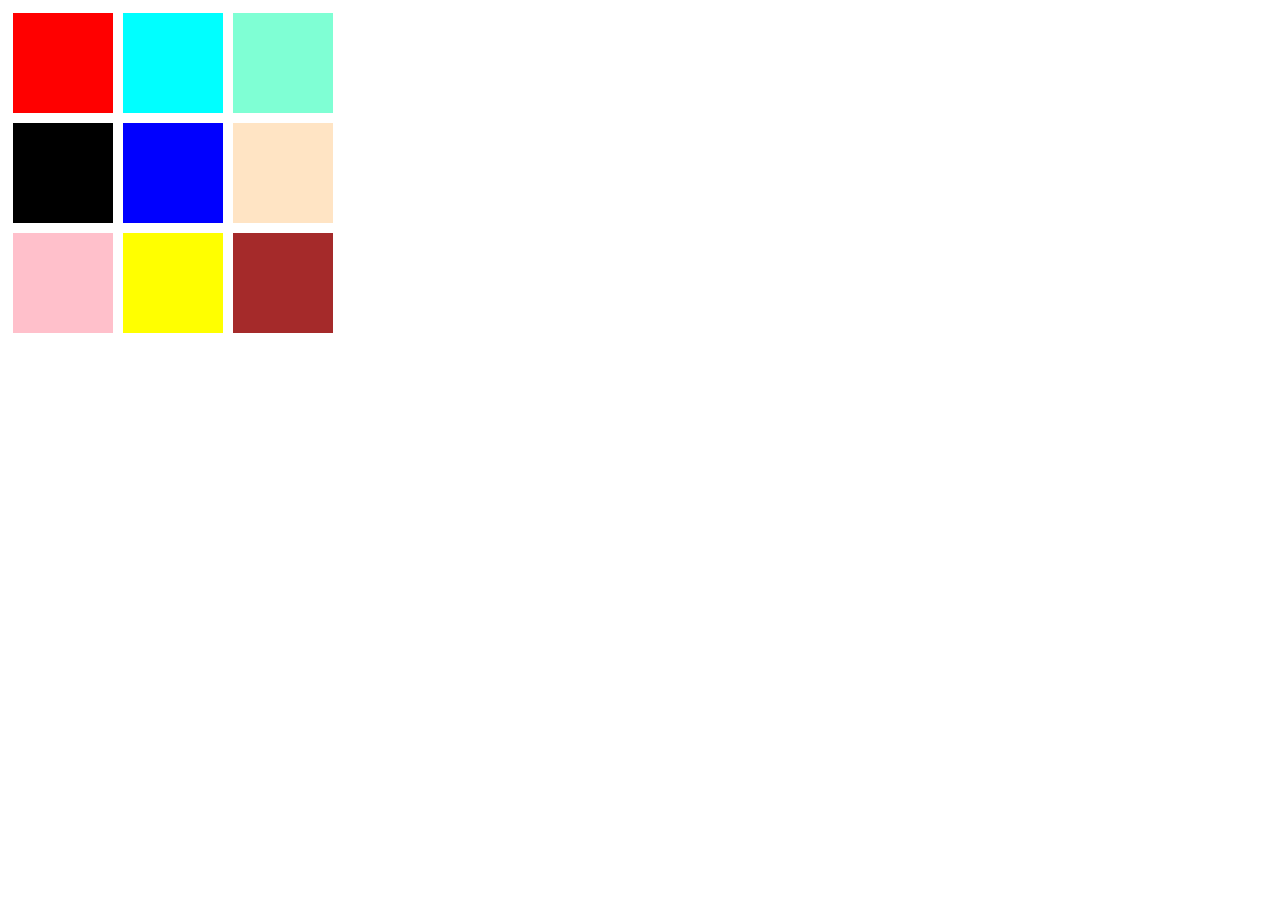
<file: Thực  hành 1/color.html>
<!DOCTYPE html>
<html lang="en">
<head>
    <meta charset="UTF-8">
    <meta http-equiv="X-UA-Compatible" content="IE=edge">
    <meta name="viewport" content="width=device-width, initial-scale=1.0">
    <title>Document</title>
   
    <link rel="stylesheet" href="colormain.css">
</head>
<body>
   <div class="container">
    <div class="hang1">
        <div class="box box1"></div>
        <div class="box box2"></div>
        <div class="box box3"></div>
    </div>
    <div class="hang2">
        <div class="box box4"></div>
        <div class="box box5"></div>
        <div class="box box6"></div>
    </div>
    <div class="hang3">
        <div class="box box7"></div>
        <div class="box box8"></div>
        <div class="box box9"></div>
    </div>
   </div>
</body>

</html>
</file>
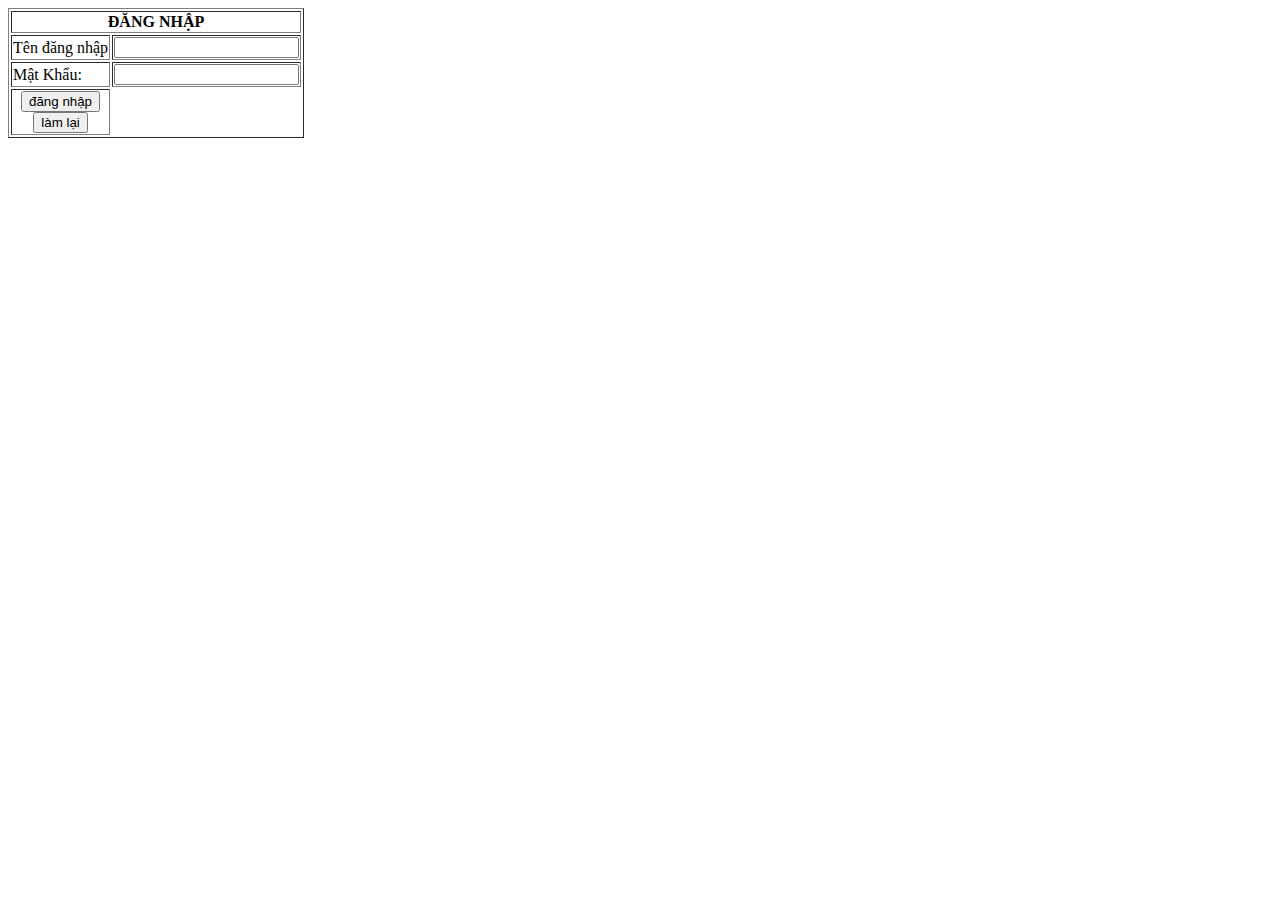
<file: Thực  hành 1/login.html>
<!DOCTYPE html>
<html lang="en">
<head>
    <meta charset="UTF-8">
    <meta http-equiv="X-UA-Compatible" content="IE=edge">
    <meta name="viewport" content="width=device-width, initial-scale=1.0">
    <link rel="stylesheet" href="login.css">
    <title>Document</title>
</head>
<body>
    <table border="1">
        <tr>
            <th colspan="2">ĐĂNG NHẬP</th>
        </tr>
        <tr>
            <td>Tên đăng nhập</td>
            <td> <input type="text"> </td>
        </tr>
        <tr>
            <td>Mật Khẩu:</td>
            <td><input type="password"></td>
        </tr>
        <tr>
           <th><button>đăng nhập</button>
            <button>làm lại</button></th>
        </tr>
        
    </table>
</body>
</html>
</file>
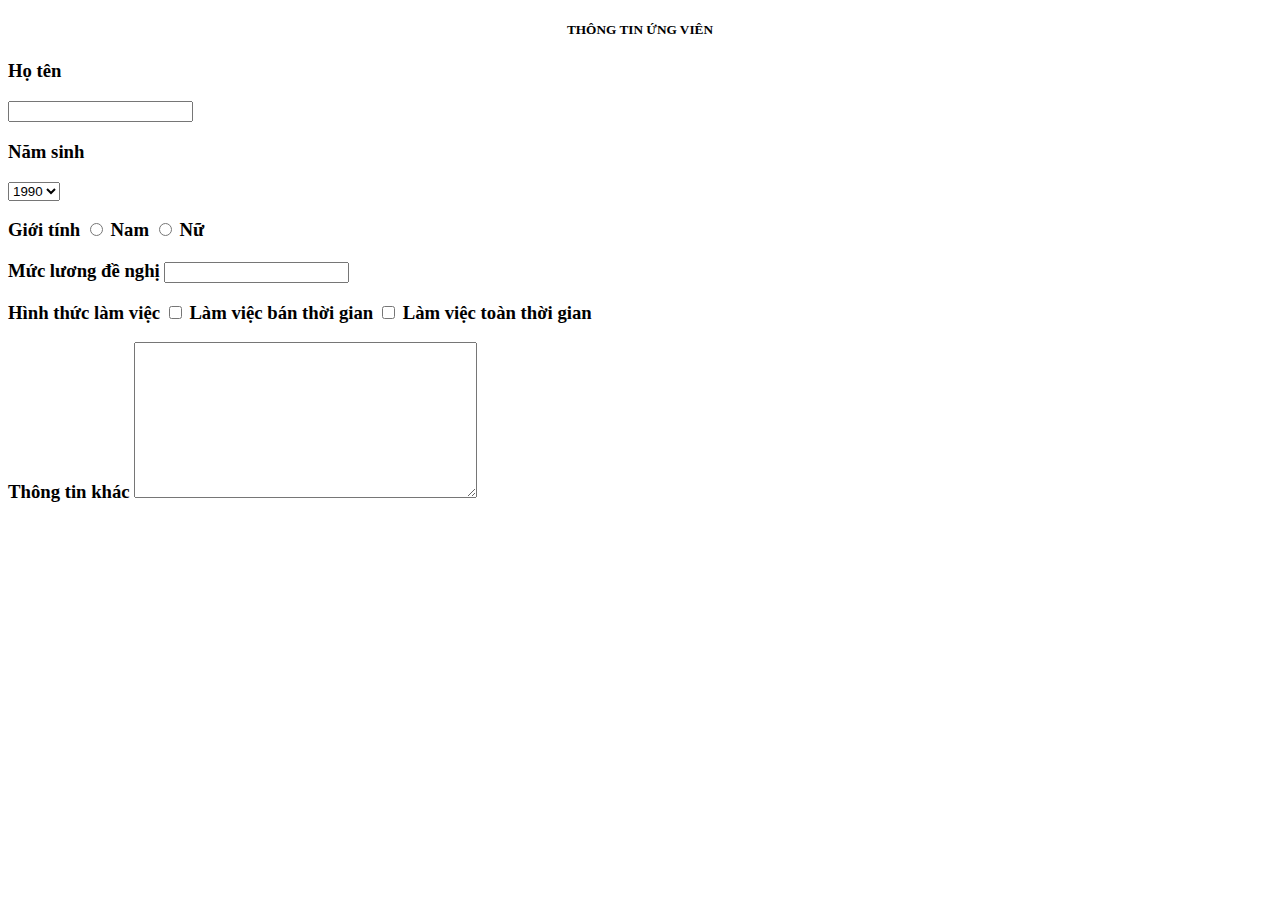
<file: Thực  hành 1/thongtin.html>
<!DOCTYPE html>
<html lang="en">
<head>
    <meta charset="UTF-8">
    <meta http-equiv="X-UA-Compatible" content="IE=edge">
    <meta name="viewport" content="width=device-width, initial-scale=1.0">
    <title>Document</title>
</head>
<body>
    <div>
        <h5 style="text-align: center">THÔNG TIN ỨNG VIÊN</h5>
    </div>
    <div class="">
        <h3>Họ tên</h3>
        <input class="name" type="text">
        <div class="namsinh">
            <h3>Năm sinh</h3>
        <select class="NamSinh">
            <option >1990</option>
            <option >1991</option>
            <option >1992</option>
            <option >1993</option>
        </select>
        </div>
        <form action="">
            <h3>Giới tính  
                <form action="/action_page.php">
                <input type="radio" id="nam" name="fav_language" value="nam">
                <label>Nam</label>
                <input type="radio" id="nu" name="fav_language" value="nu">
                <label>Nữ</label></h3>
        </form>
        <h3>Mức lương đề nghị  <input id="luong" type="text"></h3>
        <h3>Hình thức làm việc 
            <input id="job" type="checkbox">
            <label>Làm việc bán thời gian</label>
            <input id="job" type="checkbox">
            <label>Làm việc toàn thời gian</label></h3>
            
        
        <h3>Thông tin khác <textarea name="" id="" cols="40" rows="10"></textarea></h3>
    </div>

</body>
</html>
</file>
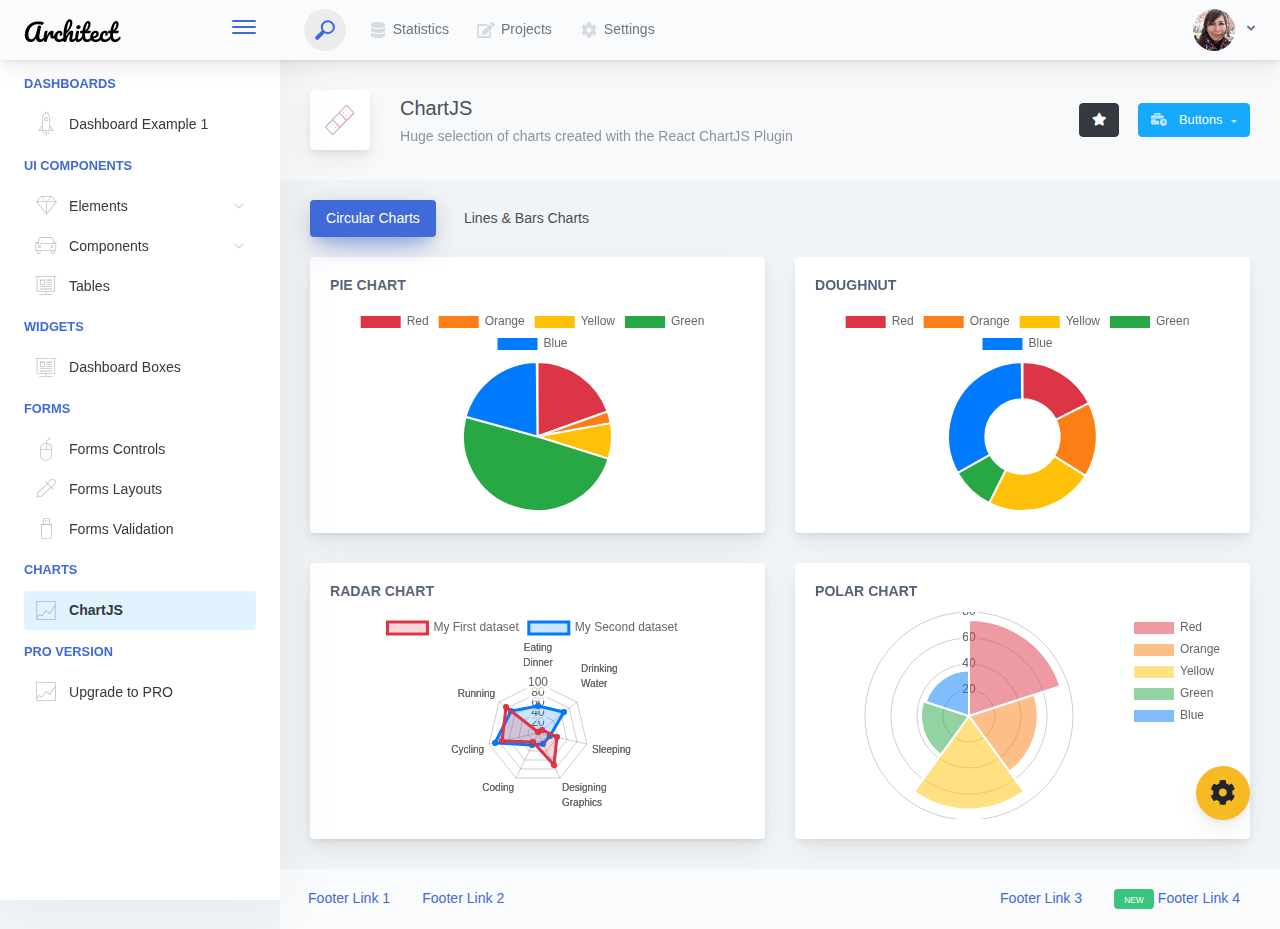
<file: GIAODIEN/admin-ui/architectui-html-free/architectui-html-free/charts-chartjs.html>
<!doctype html>
<html lang="en">

<head>
    <meta charset="utf-8">
    <meta http-equiv="X-UA-Compatible" content="IE=edge">
    <meta http-equiv="Content-Language" content="en">
    <meta http-equiv="Content-Type" content="text/html; charset=utf-8"/>
    <title>ChartJS - Huge selection of charts created with the React ChartJS Plugin</title>
    <meta name="viewport" content="width=device-width, initial-scale=1, maximum-scale=1, user-scalable=no, shrink-to-fit=no" />
    <meta name="description" content="Huge selection of charts created with the React ChartJS Plugin">
    <meta name="msapplication-tap-highlight" content="no">
    <!--
    =========================================================
    * ArchitectUI HTML Theme Dashboard - v1.0.0
    =========================================================
    * Product Page: https://dashboardpack.com
    * Copyright 2019 DashboardPack (https://dashboardpack.com)
    * Licensed under MIT (https://github.com/DashboardPack/architectui-html-theme-free/blob/master/LICENSE)
    =========================================================
    * The above copyright notice and this permission notice shall be included in all copies or substantial portions of the Software.
    -->
<link href="./main.css" rel="stylesheet"></head>
<body>
    <div class="app-container app-theme-white body-tabs-shadow fixed-sidebar fixed-header">
        <div class="app-header header-shadow">
            <div class="app-header__logo">
                <div class="logo-src"></div>
                <div class="header__pane ml-auto">
                    <div>
                        <button type="button" class="hamburger close-sidebar-btn hamburger--elastic" data-class="closed-sidebar">
                            <span class="hamburger-box">
                                <span class="hamburger-inner"></span>
                            </span>
                        </button>
                    </div>
                </div>
            </div>
            <div class="app-header__mobile-menu">
                <div>
                    <button type="button" class="hamburger hamburger--elastic mobile-toggle-nav">
                        <span class="hamburger-box">
                            <span class="hamburger-inner"></span>
                        </span>
                    </button>
                </div>
            </div>
            <div class="app-header__menu">
                <span>
                    <button type="button" class="btn-icon btn-icon-only btn btn-primary btn-sm mobile-toggle-header-nav">
                        <span class="btn-icon-wrapper">
                            <i class="fa fa-ellipsis-v fa-w-6"></i>
                        </span>
                    </button>
                </span>
            </div>    <div class="app-header__content">
                <div class="app-header-left">
                    <div class="search-wrapper">
                        <div class="input-holder">
                            <input type="text" class="search-input" placeholder="Type to search">
                            <button class="search-icon"><span></span></button>
                        </div>
                        <button class="close"></button>
                    </div>
                    <ul class="header-menu nav">
                        <li class="nav-item">
                            <a href="javascript:void(0);" class="nav-link">
                                <i class="nav-link-icon fa fa-database"> </i>
                                Statistics
                            </a>
                        </li>
                        <li class="btn-group nav-item">
                            <a href="javascript:void(0);" class="nav-link">
                                <i class="nav-link-icon fa fa-edit"></i>
                                Projects
                            </a>
                        </li>
                        <li class="dropdown nav-item">
                            <a href="javascript:void(0);" class="nav-link">
                                <i class="nav-link-icon fa fa-cog"></i>
                                Settings
                            </a>
                        </li>
                    </ul>        </div>
                <div class="app-header-right">
                    <div class="header-btn-lg pr-0">
                        <div class="widget-content p-0">
                            <div class="widget-content-wrapper">
                                <div class="widget-content-left">
                                    <div class="btn-group">
                                        <a data-toggle="dropdown" aria-haspopup="true" aria-expanded="false" class="p-0 btn">
                                            <img width="42" class="rounded-circle" src="assets/images/avatars/1.jpg" alt="">
                                            <i class="fa fa-angle-down ml-2 opacity-8"></i>
                                        </a>
                                        <div tabindex="-1" role="menu" aria-hidden="true" class="dropdown-menu dropdown-menu-right">
                                            <button type="button" tabindex="0" class="dropdown-item">User Account</button>
                                            <button type="button" tabindex="0" class="dropdown-item">Settings</button>
                                            <h6 tabindex="-1" class="dropdown-header">Header</h6>
                                            <button type="button" tabindex="0" class="dropdown-item">Actions</button>
                                            <div tabindex="-1" class="dropdown-divider"></div>
                                            <button type="button" tabindex="0" class="dropdown-item">Dividers</button>
                                        </div>
                                    </div>
                                </div>
                                <div class="widget-content-left  ml-3 header-user-info">
                                    <div class="widget-heading">
                                        Alina Mclourd
                                    </div>
                                    <div class="widget-subheading">
                                        VP People Manager
                                    </div>
                                </div>
                                <div class="widget-content-right header-user-info ml-3">
                                    <button type="button" class="btn-shadow p-1 btn btn-primary btn-sm show-toastr-example">
                                        <i class="fa text-white fa-calendar pr-1 pl-1"></i>
                                    </button>
                                </div>
                            </div>
                        </div>
                    </div>        </div>
            </div>
        </div>        <div class="ui-theme-settings">
            <button type="button" id="TooltipDemo" class="btn-open-options btn btn-warning">
                <i class="fa fa-cog fa-w-16 fa-spin fa-2x"></i>
            </button>
            <div class="theme-settings__inner">
                <div class="scrollbar-container">
                    <div class="theme-settings__options-wrapper">
                        <h3 class="themeoptions-heading">Layout Options
                        </h3>
                        <div class="p-3">
                            <ul class="list-group">
                                <li class="list-group-item">
                                    <div class="widget-content p-0">
                                        <div class="widget-content-wrapper">
                                            <div class="widget-content-left mr-3">
                                                <div class="switch has-switch switch-container-class" data-class="fixed-header">
                                                    <div class="switch-animate switch-on">
                                                        <input type="checkbox" checked data-toggle="toggle" data-onstyle="success">
                                                    </div>
                                                </div>
                                            </div>
                                            <div class="widget-content-left">
                                                <div class="widget-heading">Fixed Header
                                                </div>
                                                <div class="widget-subheading">Makes the header top fixed, always visible!
                                                </div>
                                            </div>
                                        </div>
                                    </div>
                                </li>
                                <li class="list-group-item">
                                    <div class="widget-content p-0">
                                        <div class="widget-content-wrapper">
                                            <div class="widget-content-left mr-3">
                                                <div class="switch has-switch switch-container-class" data-class="fixed-sidebar">
                                                    <div class="switch-animate switch-on">
                                                        <input type="checkbox" checked data-toggle="toggle" data-onstyle="success">
                                                    </div>
                                                </div>
                                            </div>
                                            <div class="widget-content-left">
                                                <div class="widget-heading">Fixed Sidebar
                                                </div>
                                                <div class="widget-subheading">Makes the sidebar left fixed, always visible!
                                                </div>
                                            </div>
                                        </div>
                                    </div>
                                </li>
                                <li class="list-group-item">
                                    <div class="widget-content p-0">
                                        <div class="widget-content-wrapper">
                                            <div class="widget-content-left mr-3">
                                                <div class="switch has-switch switch-container-class" data-class="fixed-footer">
                                                    <div class="switch-animate switch-off">
                                                        <input type="checkbox" data-toggle="toggle" data-onstyle="success">
                                                    </div>
                                                </div>
                                            </div>
                                            <div class="widget-content-left">
                                                <div class="widget-heading">Fixed Footer
                                                </div>
                                                <div class="widget-subheading">Makes the app footer bottom fixed, always visible!
                                                </div>
                                            </div>
                                        </div>
                                    </div>
                                </li>
                            </ul>
                        </div>
                        <h3 class="themeoptions-heading">
                            <div>
                                Header Options
                            </div>
                            <button type="button" class="btn-pill btn-shadow btn-wide ml-auto btn btn-focus btn-sm switch-header-cs-class" data-class="">
                                Restore Default
                            </button>
                        </h3>
                        <div class="p-3">
                            <ul class="list-group">
                                <li class="list-group-item">
                                    <h5 class="pb-2">Choose Color Scheme
                                    </h5>
                                    <div class="theme-settings-swatches">
                                        <div class="swatch-holder bg-primary switch-header-cs-class" data-class="bg-primary header-text-light">
                                        </div>
                                        <div class="swatch-holder bg-secondary switch-header-cs-class" data-class="bg-secondary header-text-light">
                                        </div>
                                        <div class="swatch-holder bg-success switch-header-cs-class" data-class="bg-success header-text-dark">
                                        </div>
                                        <div class="swatch-holder bg-info switch-header-cs-class" data-class="bg-info header-text-dark">
                                        </div>
                                        <div class="swatch-holder bg-warning switch-header-cs-class" data-class="bg-warning header-text-dark">
                                        </div>
                                        <div class="swatch-holder bg-danger switch-header-cs-class" data-class="bg-danger header-text-light">
                                        </div>
                                        <div class="swatch-holder bg-light switch-header-cs-class" data-class="bg-light header-text-dark">
                                        </div>
                                        <div class="swatch-holder bg-dark switch-header-cs-class" data-class="bg-dark header-text-light">
                                        </div>
                                        <div class="swatch-holder bg-focus switch-header-cs-class" data-class="bg-focus header-text-light">
                                        </div>
                                        <div class="swatch-holder bg-alternate switch-header-cs-class" data-class="bg-alternate header-text-light">
                                        </div>
                                        <div class="divider">
                                        </div>
                                        <div class="swatch-holder bg-vicious-stance switch-header-cs-class" data-class="bg-vicious-stance header-text-light">
                                        </div>
                                        <div class="swatch-holder bg-midnight-bloom switch-header-cs-class" data-class="bg-midnight-bloom header-text-light">
                                        </div>
                                        <div class="swatch-holder bg-night-sky switch-header-cs-class" data-class="bg-night-sky header-text-light">
                                        </div>
                                        <div class="swatch-holder bg-slick-carbon switch-header-cs-class" data-class="bg-slick-carbon header-text-light">
                                        </div>
                                        <div class="swatch-holder bg-asteroid switch-header-cs-class" data-class="bg-asteroid header-text-light">
                                        </div>
                                        <div class="swatch-holder bg-royal switch-header-cs-class" data-class="bg-royal header-text-light">
                                        </div>
                                        <div class="swatch-holder bg-warm-flame switch-header-cs-class" data-class="bg-warm-flame header-text-dark">
                                        </div>
                                        <div class="swatch-holder bg-night-fade switch-header-cs-class" data-class="bg-night-fade header-text-dark">
                                        </div>
                                        <div class="swatch-holder bg-sunny-morning switch-header-cs-class" data-class="bg-sunny-morning header-text-dark">
                                        </div>
                                        <div class="swatch-holder bg-tempting-azure switch-header-cs-class" data-class="bg-tempting-azure header-text-dark">
                                        </div>
                                        <div class="swatch-holder bg-amy-crisp switch-header-cs-class" data-class="bg-amy-crisp header-text-dark">
                                        </div>
                                        <div class="swatch-holder bg-heavy-rain switch-header-cs-class" data-class="bg-heavy-rain header-text-dark">
                                        </div>
                                        <div class="swatch-holder bg-mean-fruit switch-header-cs-class" data-class="bg-mean-fruit header-text-dark">
                                        </div>
                                        <div class="swatch-holder bg-malibu-beach switch-header-cs-class" data-class="bg-malibu-beach header-text-light">
                                        </div>
                                        <div class="swatch-holder bg-deep-blue switch-header-cs-class" data-class="bg-deep-blue header-text-dark">
                                        </div>
                                        <div class="swatch-holder bg-ripe-malin switch-header-cs-class" data-class="bg-ripe-malin header-text-light">
                                        </div>
                                        <div class="swatch-holder bg-arielle-smile switch-header-cs-class" data-class="bg-arielle-smile header-text-light">
                                        </div>
                                        <div class="swatch-holder bg-plum-plate switch-header-cs-class" data-class="bg-plum-plate header-text-light">
                                        </div>
                                        <div class="swatch-holder bg-happy-fisher switch-header-cs-class" data-class="bg-happy-fisher header-text-dark">
                                        </div>
                                        <div class="swatch-holder bg-happy-itmeo switch-header-cs-class" data-class="bg-happy-itmeo header-text-light">
                                        </div>
                                        <div class="swatch-holder bg-mixed-hopes switch-header-cs-class" data-class="bg-mixed-hopes header-text-light">
                                        </div>
                                        <div class="swatch-holder bg-strong-bliss switch-header-cs-class" data-class="bg-strong-bliss header-text-light">
                                        </div>
                                        <div class="swatch-holder bg-grow-early switch-header-cs-class" data-class="bg-grow-early header-text-light">
                                        </div>
                                        <div class="swatch-holder bg-love-kiss switch-header-cs-class" data-class="bg-love-kiss header-text-light">
                                        </div>
                                        <div class="swatch-holder bg-premium-dark switch-header-cs-class" data-class="bg-premium-dark header-text-light">
                                        </div>
                                        <div class="swatch-holder bg-happy-green switch-header-cs-class" data-class="bg-happy-green header-text-light">
                                        </div>
                                    </div>
                                </li>
                            </ul>
                        </div>
                        <h3 class="themeoptions-heading">
                            <div>Sidebar Options</div>
                            <button type="button" class="btn-pill btn-shadow btn-wide ml-auto btn btn-focus btn-sm switch-sidebar-cs-class" data-class="">
                                Restore Default
                            </button>
                        </h3>
                        <div class="p-3">
                            <ul class="list-group">
                                <li class="list-group-item">
                                    <h5 class="pb-2">Choose Color Scheme
                                    </h5>
                                    <div class="theme-settings-swatches">
                                        <div class="swatch-holder bg-primary switch-sidebar-cs-class" data-class="bg-primary sidebar-text-light">
                                        </div>
                                        <div class="swatch-holder bg-secondary switch-sidebar-cs-class" data-class="bg-secondary sidebar-text-light">
                                        </div>
                                        <div class="swatch-holder bg-success switch-sidebar-cs-class" data-class="bg-success sidebar-text-dark">
                                        </div>
                                        <div class="swatch-holder bg-info switch-sidebar-cs-class" data-class="bg-info sidebar-text-dark">
                                        </div>
                                        <div class="swatch-holder bg-warning switch-sidebar-cs-class" data-class="bg-warning sidebar-text-dark">
                                        </div>
                                        <div class="swatch-holder bg-danger switch-sidebar-cs-class" data-class="bg-danger sidebar-text-light">
                                        </div>
                                        <div class="swatch-holder bg-light switch-sidebar-cs-class" data-class="bg-light sidebar-text-dark">
                                        </div>
                                        <div class="swatch-holder bg-dark switch-sidebar-cs-class" data-class="bg-dark sidebar-text-light">
                                        </div>
                                        <div class="swatch-holder bg-focus switch-sidebar-cs-class" data-class="bg-focus sidebar-text-light">
                                        </div>
                                        <div class="swatch-holder bg-alternate switch-sidebar-cs-class" data-class="bg-alternate sidebar-text-light">
                                        </div>
                                        <div class="divider">
                                        </div>
                                        <div class="swatch-holder bg-vicious-stance switch-sidebar-cs-class" data-class="bg-vicious-stance sidebar-text-light">
                                        </div>
                                        <div class="swatch-holder bg-midnight-bloom switch-sidebar-cs-class" data-class="bg-midnight-bloom sidebar-text-light">
                                        </div>
                                        <div class="swatch-holder bg-night-sky switch-sidebar-cs-class" data-class="bg-night-sky sidebar-text-light">
                                        </div>
                                        <div class="swatch-holder bg-slick-carbon switch-sidebar-cs-class" data-class="bg-slick-carbon sidebar-text-light">
                                        </div>
                                        <div class="swatch-holder bg-asteroid switch-sidebar-cs-class" data-class="bg-asteroid sidebar-text-light">
                                        </div>
                                        <div class="swatch-holder bg-royal switch-sidebar-cs-class" data-class="bg-royal sidebar-text-light">
                                        </div>
                                        <div class="swatch-holder bg-warm-flame switch-sidebar-cs-class" data-class="bg-warm-flame sidebar-text-dark">
                                        </div>
                                        <div class="swatch-holder bg-night-fade switch-sidebar-cs-class" data-class="bg-night-fade sidebar-text-dark">
                                        </div>
                                        <div class="swatch-holder bg-sunny-morning switch-sidebar-cs-class" data-class="bg-sunny-morning sidebar-text-dark">
                                        </div>
                                        <div class="swatch-holder bg-tempting-azure switch-sidebar-cs-class" data-class="bg-tempting-azure sidebar-text-dark">
                                        </div>
                                        <div class="swatch-holder bg-amy-crisp switch-sidebar-cs-class" data-class="bg-amy-crisp sidebar-text-dark">
                                        </div>
                                        <div class="swatch-holder bg-heavy-rain switch-sidebar-cs-class" data-class="bg-heavy-rain sidebar-text-dark">
                                        </div>
                                        <div class="swatch-holder bg-mean-fruit switch-sidebar-cs-class" data-class="bg-mean-fruit sidebar-text-dark">
                                        </div>
                                        <div class="swatch-holder bg-malibu-beach switch-sidebar-cs-class" data-class="bg-malibu-beach sidebar-text-light">
                                        </div>
                                        <div class="swatch-holder bg-deep-blue switch-sidebar-cs-class" data-class="bg-deep-blue sidebar-text-dark">
                                        </div>
                                        <div class="swatch-holder bg-ripe-malin switch-sidebar-cs-class" data-class="bg-ripe-malin sidebar-text-light">
                                        </div>
                                        <div class="swatch-holder bg-arielle-smile switch-sidebar-cs-class" data-class="bg-arielle-smile sidebar-text-light">
                                        </div>
                                        <div class="swatch-holder bg-plum-plate switch-sidebar-cs-class" data-class="bg-plum-plate sidebar-text-light">
                                        </div>
                                        <div class="swatch-holder bg-happy-fisher switch-sidebar-cs-class" data-class="bg-happy-fisher sidebar-text-dark">
                                        </div>
                                        <div class="swatch-holder bg-happy-itmeo switch-sidebar-cs-class" data-class="bg-happy-itmeo sidebar-text-light">
                                        </div>
                                        <div class="swatch-holder bg-mixed-hopes switch-sidebar-cs-class" data-class="bg-mixed-hopes sidebar-text-light">
                                        </div>
                                        <div class="swatch-holder bg-strong-bliss switch-sidebar-cs-class" data-class="bg-strong-bliss sidebar-text-light">
                                        </div>
                                        <div class="swatch-holder bg-grow-early switch-sidebar-cs-class" data-class="bg-grow-early sidebar-text-light">
                                        </div>
                                        <div class="swatch-holder bg-love-kiss switch-sidebar-cs-class" data-class="bg-love-kiss sidebar-text-light">
                                        </div>
                                        <div class="swatch-holder bg-premium-dark switch-sidebar-cs-class" data-class="bg-premium-dark sidebar-text-light">
                                        </div>
                                        <div class="swatch-holder bg-happy-green switch-sidebar-cs-class" data-class="bg-happy-green sidebar-text-light">
                                        </div>
                                    </div>
                                </li>
                            </ul>
                        </div>
                        <h3 class="themeoptions-heading">
                            <div>Main Content Options</div>
                            <button type="button" class="btn-pill btn-shadow btn-wide ml-auto active btn btn-focus btn-sm">Restore Default
                            </button>
                        </h3>
                        <div class="p-3">
                            <ul class="list-group">
                                <li class="list-group-item">
                                    <h5 class="pb-2">Page Section Tabs
                                    </h5>
                                    <div class="theme-settings-swatches">
                                        <div role="group" class="mt-2 btn-group">
                                            <button type="button" class="btn-wide btn-shadow btn-primary btn btn-secondary switch-theme-class" data-class="body-tabs-line">
                                                Line
                                            </button>
                                            <button type="button" class="btn-wide btn-shadow btn-primary active btn btn-secondary switch-theme-class" data-class="body-tabs-shadow">
                                                Shadow
                                            </button>
                                        </div>
                                    </div>
                                </li>
                            </ul>
                        </div>
                    </div>
                </div>
            </div>
        </div>        <div class="app-main">
                <div class="app-sidebar sidebar-shadow">
                    <div class="app-header__logo">
                        <div class="logo-src"></div>
                        <div class="header__pane ml-auto">
                            <div>
                                <button type="button" class="hamburger close-sidebar-btn hamburger--elastic" data-class="closed-sidebar">
                                    <span class="hamburger-box">
                                        <span class="hamburger-inner"></span>
                                    </span>
                                </button>
                            </div>
                        </div>
                    </div>
                    <div class="app-header__mobile-menu">
                        <div>
                            <button type="button" class="hamburger hamburger--elastic mobile-toggle-nav">
                                <span class="hamburger-box">
                                    <span class="hamburger-inner"></span>
                                </span>
                            </button>
                        </div>
                    </div>
                    <div class="app-header__menu">
                        <span>
                            <button type="button" class="btn-icon btn-icon-only btn btn-primary btn-sm mobile-toggle-header-nav">
                                <span class="btn-icon-wrapper">
                                    <i class="fa fa-ellipsis-v fa-w-6"></i>
                                </span>
                            </button>
                        </span>
                    </div>    <div class="scrollbar-sidebar">
                        <div class="app-sidebar__inner">
                            <ul class="vertical-nav-menu">
                                <li class="app-sidebar__heading">Dashboards</li>
                                <li>
                                    <a href="index.html">
                                        <i class="metismenu-icon pe-7s-rocket"></i>
                                        Dashboard Example 1
                                    </a>
                                </li>
                                <li class="app-sidebar__heading">UI Components</li>
                                <li
                                    
                                    
                                    
                                    
                                    
                                    
                                    
                                    
                                >
                                    <a href="#">
                                        <i class="metismenu-icon pe-7s-diamond"></i>
                                        Elements
                                        <i class="metismenu-state-icon pe-7s-angle-down caret-left"></i>
                                    </a>
                                    <ul
                                        
                                        
                                        
                                        
                                        
                                        
                                        
                                        
                                    >
                                        <li>
                                            <a href="elements-buttons-standard.html">
                                                <i class="metismenu-icon"></i>
                                                Buttons
                                            </a>
                                        </li>
                                        <li>
                                            <a href="elements-dropdowns.html">
                                                <i class="metismenu-icon">
                                                </i>Dropdowns
                                            </a>
                                        </li>
                                        <li>
                                            <a href="elements-icons.html">
                                                <i class="metismenu-icon">
                                                </i>Icons
                                            </a>
                                        </li>
                                        <li>
                                            <a href="elements-badges-labels.html">
                                                <i class="metismenu-icon">
                                                </i>Badges
                                            </a>
                                        </li>
                                        <li>
                                            <a href="elements-cards.html">
                                                <i class="metismenu-icon">
                                                </i>Cards
                                            </a>
                                        </li>
                                        <li>
                                            <a href="elements-list-group.html">
                                                <i class="metismenu-icon">
                                                </i>List Groups
                                            </a>
                                        </li>
                                        <li>
                                            <a href="elements-navigation.html">
                                                <i class="metismenu-icon">
                                                </i>Navigation Menus
                                            </a>
                                        </li>
                                        <li>
                                            <a href="elements-utilities.html">
                                                <i class="metismenu-icon">
                                                </i>Utilities
                                            </a>
                                        </li>
                                    </ul>
                                </li>
                                <li
                                    
                                    
                                    
                                    
                                    
                                    
                                    
                                    
                                    
                                    
                                    
                                >
                                    <a href="#">
                                        <i class="metismenu-icon pe-7s-car"></i>
                                        Components
                                        <i class="metismenu-state-icon pe-7s-angle-down caret-left"></i>
                                    </a>
                                    <ul
                                        
                                        
                                        
                                        
                                        
                                        
                                        
                                        
                                        
                                        
                                        
                                    >
                                        <li>
                                            <a href="components-tabs.html">
                                                <i class="metismenu-icon">
                                                </i>Tabs
                                            </a>
                                        </li>
                                        <li>
                                            <a href="components-accordions.html">
                                                <i class="metismenu-icon">
                                                </i>Accordions
                                            </a>
                                        </li>
                                        <li>
                                            <a href="components-notifications.html">
                                                <i class="metismenu-icon">
                                                </i>Notifications
                                            </a>
                                        </li>
                                        <li>
                                            <a href="components-modals.html">
                                                <i class="metismenu-icon">
                                                </i>Modals
                                            </a>
                                        </li>
                                        <li>
                                            <a href="components-progress-bar.html">
                                                <i class="metismenu-icon">
                                                </i>Progress Bar
                                            </a>
                                        </li>
                                        <li>
                                            <a href="components-tooltips-popovers.html">
                                                <i class="metismenu-icon">
                                                </i>Tooltips &amp; Popovers
                                            </a>
                                        </li>
                                        <li>
                                            <a href="components-carousel.html">
                                                <i class="metismenu-icon">
                                                </i>Carousel
                                            </a>
                                        </li>
                                        <li>
                                            <a href="components-calendar.html">
                                                <i class="metismenu-icon">
                                                </i>Calendar
                                            </a>
                                        </li>
                                        <li>
                                            <a href="components-pagination.html">
                                                <i class="metismenu-icon">
                                                </i>Pagination
                                            </a>
                                        </li>
                                        <li>
                                            <a href="components-scrollable-elements.html">
                                                <i class="metismenu-icon">
                                                </i>Scrollable
                                            </a>
                                        </li>
                                        <li>
                                            <a href="components-maps.html">
                                                <i class="metismenu-icon">
                                                </i>Maps
                                            </a>
                                        </li>
                                    </ul>
                                </li>
                                <li  >
                                    <a href="tables-regular.html">
                                        <i class="metismenu-icon pe-7s-display2"></i>
                                        Tables
                                    </a>
                                </li>
                                <li class="app-sidebar__heading">Widgets</li>
                                <li>
                                    <a href="dashboard-boxes.html">
                                        <i class="metismenu-icon pe-7s-display2"></i>
                                        Dashboard Boxes
                                    </a>
                                </li>
                                <li class="app-sidebar__heading">Forms</li>
                                <li>
                                    <a href="forms-controls.html">
                                        <i class="metismenu-icon pe-7s-mouse">
                                        </i>Forms Controls
                                    </a>
                                </li>
                                <li>
                                    <a href="forms-layouts.html">
                                        <i class="metismenu-icon pe-7s-eyedropper">
                                        </i>Forms Layouts
                                    </a>
                                </li>
                                <li>
                                    <a href="forms-validation.html">
                                        <i class="metismenu-icon pe-7s-pendrive">
                                        </i>Forms Validation
                                    </a>
                                </li>
                                <li class="app-sidebar__heading">Charts</li>
                                <li>
                                    <a href="charts-chartjs.html" class="mm-active">
                                        <i class="metismenu-icon pe-7s-graph2">
                                        </i>ChartJS
                                    </a>
                                </li>
                                <li class="app-sidebar__heading">PRO Version</li>
                                <li>
                                    <a href="https://dashboardpack.com/theme-details/architectui-dashboard-html-pro/" target="_blank">
                                        <i class="metismenu-icon pe-7s-graph2">
                                        </i>
                                        Upgrade to PRO
                                    </a>
                                </li>
                            </ul>
                        </div>
                    </div>
                </div>    <div class="app-main__outer">
                    <div class="app-main__inner">
                        <div class="app-page-title">
                            <div class="page-title-wrapper">
                                <div class="page-title-heading">
                                    <div class="page-title-icon">
                                        <i class="pe-7s-bandaid icon-gradient bg-amy-crisp">
                                        </i>
                                    </div>
                                    <div>ChartJS
                                        <div class="page-title-subheading">Huge selection of charts created with the React ChartJS Plugin
                                        </div>
                                    </div>
                                </div>
                                <div class="page-title-actions">
                                    <button type="button" data-toggle="tooltip" title="Example Tooltip" data-placement="bottom" class="btn-shadow mr-3 btn btn-dark">
                                        <i class="fa fa-star"></i>
                                    </button>
                                    <div class="d-inline-block dropdown">
                                        <button type="button" data-toggle="dropdown" aria-haspopup="true" aria-expanded="false" class="btn-shadow dropdown-toggle btn btn-info">
                                            <span class="btn-icon-wrapper pr-2 opacity-7">
                                                <i class="fa fa-business-time fa-w-20"></i>
                                            </span>
                                            Buttons
                                        </button>
                                        <div tabindex="-1" role="menu" aria-hidden="true" class="dropdown-menu dropdown-menu-right">
                                            <ul class="nav flex-column">
                                                <li class="nav-item">
                                                    <a href="javascript:void(0);" class="nav-link">
                                                        <i class="nav-link-icon lnr-inbox"></i>
                                                        <span>
                                                            Inbox
                                                        </span>
                                                        <div class="ml-auto badge badge-pill badge-secondary">86</div>
                                                    </a>
                                                </li>
                                                <li class="nav-item">
                                                    <a href="javascript:void(0);" class="nav-link">
                                                        <i class="nav-link-icon lnr-book"></i>
                                                        <span>
                                                            Book
                                                        </span>
                                                        <div class="ml-auto badge badge-pill badge-danger">5</div>
                                                    </a>
                                                </li>
                                                <li class="nav-item">
                                                    <a href="javascript:void(0);" class="nav-link">
                                                        <i class="nav-link-icon lnr-picture"></i>
                                                        <span>
                                                            Picture
                                                        </span>
                                                    </a>
                                                </li>
                                                <li class="nav-item">
                                                    <a disabled href="javascript:void(0);" class="nav-link disabled">
                                                        <i class="nav-link-icon lnr-file-empty"></i>
                                                        <span>
                                                            File Disabled
                                                        </span>
                                                    </a>
                                                </li>
                                            </ul>
                                        </div>
                                    </div>
                                </div>    </div>
                        </div>            <ul class="body-tabs body-tabs-layout tabs-animated body-tabs-animated nav">
                            <li class="nav-item">
                                <a role="tab" class="nav-link active" id="tab-0" data-toggle="tab" href="#tab-content-0">
                                    <span>Circular Charts</span>
                                </a>
                            </li>
                            <li class="nav-item">
                                <a role="tab" class="nav-link" id="tab-1" data-toggle="tab" href="#tab-content-1">
                                    <span>Lines & Bars Charts</span>
                                </a>
                            </li>
                        </ul>
                        <div class="tab-content">
                            <div class="tab-pane tabs-animation fade show active" id="tab-content-0" role="tabpanel">
                                <div class="row">
                                    <div class="col-md-6">
                                        <div class="main-card mb-3 card">
                                            <div class="card-body">
                                                <h5 class="card-title">Pie Chart</h5>
                                                <canvas id="chart-area"></canvas>
                                            </div>
                                        </div>
                                        <div class="main-card mb-3 card">
                                            <div class="card-body">
                                                <h5 class="card-title">Radar Chart</h5>
                                                <canvas id="radar-chart"></canvas>
                                            </div>
                                        </div>
                                    </div>
                                    <div class="col-md-6">
                                        <div class="main-card mb-3 card">
                                            <div class="card-body">
                                                <h5 class="card-title">Doughnut</h5>
                                                <canvas id="doughnut-chart"></canvas>
                                            </div>
                                        </div>
                                        <div class="main-card mb-3 card">
                                            <div class="card-body">
                                                <h5 class="card-title">Polar Chart</h5>
                                                <canvas id="polar-chart"></canvas>
                                            </div>
                                        </div>
                                    </div>
                                </div>
            
                            </div>
                            <div class="tab-pane tabs-animation fade" id="tab-content-1" role="tabpanel">
                                <div class="row">
                                    <div class="col-md-6">
                                        <div class="main-card mb-3 card">
                                            <div class="card-body">
                                                <h5 class="card-title">Vertical Bars</h5>
                                                <canvas id="canvas"></canvas>
                                            </div>
                                        </div>
                                        <div class="main-card mb-3 card">
                                            <div class="card-body">
                                                <h5 class="card-title">Horizontal Bars</h5>
                                                <canvas id="chart-horiz-bar"></canvas>
                                            </div>
                                        </div>
                                    </div>
                                    <div class="col-md-6">
                                        <div class="main-card mb-3 card">
                                            <div class="card-body">
                                                <h5 class="card-title">Line Chart</h5>
                                                <div style="height: 400px">
                                                    <canvas id="line-chart"></canvas>
                                                </div>
                                            </div>
                                        </div>
                                        <div class="main-card mb-3 card">
                                            <div class="card-body">
                                                <h5 class="card-title">Stacked Bars</h5>
                                                <canvas id="stacked-bars-chart"></canvas>
                                            </div>
                                        </div>
                                    </div>
                                </div>
                            </div>
                        </div>
            
                    </div>
                    <div class="app-wrapper-footer">
                        <div class="app-footer">
                            <div class="app-footer__inner">
                                <div class="app-footer-left">
                                    <ul class="nav">
                                        <li class="nav-item">
                                            <a href="javascript:void(0);" class="nav-link">
                                                Footer Link 1
                                            </a>
                                        </li>
                                        <li class="nav-item">
                                            <a href="javascript:void(0);" class="nav-link">
                                                Footer Link 2
                                            </a>
                                        </li>
                                    </ul>
                                </div>
                                <div class="app-footer-right">
                                    <ul class="nav">
                                        <li class="nav-item">
                                            <a href="javascript:void(0);" class="nav-link">
                                                Footer Link 3
                                            </a>
                                        </li>
                                        <li class="nav-item">
                                            <a href="javascript:void(0);" class="nav-link">
                                                <div class="badge badge-success mr-1 ml-0">
                                                    <small>NEW</small>
                                                </div>
                                                Footer Link 4
                                            </a>
                                        </li>
                                    </ul>
                                </div>
                            </div>
                        </div>
                    </div>    </div>
        </div>
    </div>
<script type="text/javascript" src="./assets/scripts/main.js"></script></body>
</html>
</file>
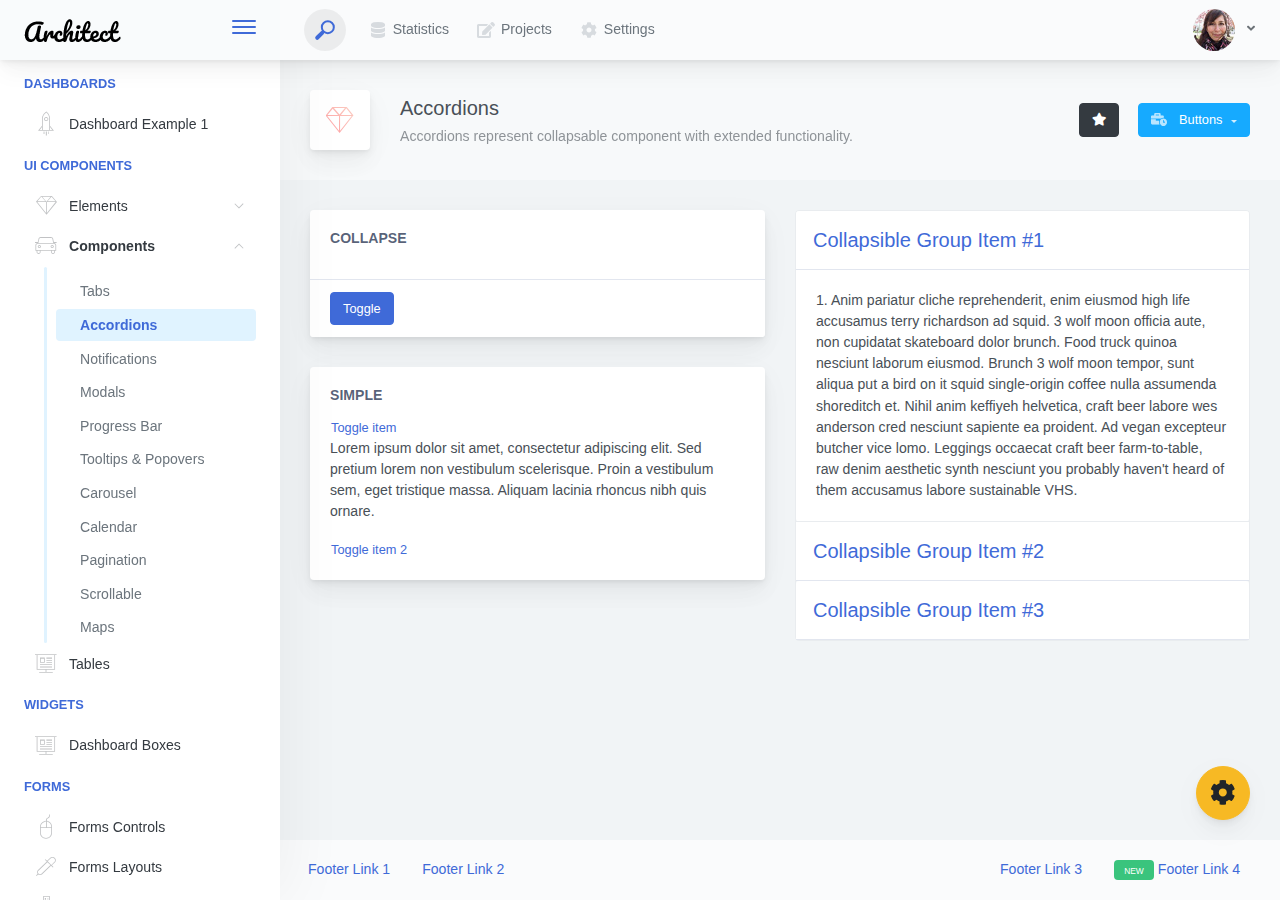
<file: GIAODIEN/admin-ui/architectui-html-free/architectui-html-free/components-accordions.html>
<!doctype html>
<html lang="en">

<head>
    <meta charset="utf-8">
    <meta http-equiv="X-UA-Compatible" content="IE=edge">
    <meta http-equiv="Content-Language" content="en">
    <meta http-equiv="Content-Type" content="text/html; charset=utf-8"/>
    <title>Accordions - Accordions represent collapsable component with extended functionality.</title>
    <meta name="viewport" content="width=device-width, initial-scale=1, maximum-scale=1, user-scalable=no, shrink-to-fit=no" />
    <meta name="description" content="Accordions represent collapsable component with extended functionality.">
    <meta name="msapplication-tap-highlight" content="no">
    <!--
    =========================================================
    * ArchitectUI HTML Theme Dashboard - v1.0.0
    =========================================================
    * Product Page: https://dashboardpack.com
    * Copyright 2019 DashboardPack (https://dashboardpack.com)
    * Licensed under MIT (https://github.com/DashboardPack/architectui-html-theme-free/blob/master/LICENSE)
    =========================================================
    * The above copyright notice and this permission notice shall be included in all copies or substantial portions of the Software.
    -->
<link href="./main.css" rel="stylesheet"></head>
<body>
    <div class="app-container app-theme-white body-tabs-shadow fixed-sidebar fixed-header">
        <div class="app-header header-shadow">
            <div class="app-header__logo">
                <div class="logo-src"></div>
                <div class="header__pane ml-auto">
                    <div>
                        <button type="button" class="hamburger close-sidebar-btn hamburger--elastic" data-class="closed-sidebar">
                            <span class="hamburger-box">
                                <span class="hamburger-inner"></span>
                            </span>
                        </button>
                    </div>
                </div>
            </div>
            <div class="app-header__mobile-menu">
                <div>
                    <button type="button" class="hamburger hamburger--elastic mobile-toggle-nav">
                        <span class="hamburger-box">
                            <span class="hamburger-inner"></span>
                        </span>
                    </button>
                </div>
            </div>
            <div class="app-header__menu">
                <span>
                    <button type="button" class="btn-icon btn-icon-only btn btn-primary btn-sm mobile-toggle-header-nav">
                        <span class="btn-icon-wrapper">
                            <i class="fa fa-ellipsis-v fa-w-6"></i>
                        </span>
                    </button>
                </span>
            </div>    <div class="app-header__content">
                <div class="app-header-left">
                    <div class="search-wrapper">
                        <div class="input-holder">
                            <input type="text" class="search-input" placeholder="Type to search">
                            <button class="search-icon"><span></span></button>
                        </div>
                        <button class="close"></button>
                    </div>
                    <ul class="header-menu nav">
                        <li class="nav-item">
                            <a href="javascript:void(0);" class="nav-link">
                                <i class="nav-link-icon fa fa-database"> </i>
                                Statistics
                            </a>
                        </li>
                        <li class="btn-group nav-item">
                            <a href="javascript:void(0);" class="nav-link">
                                <i class="nav-link-icon fa fa-edit"></i>
                                Projects
                            </a>
                        </li>
                        <li class="dropdown nav-item">
                            <a href="javascript:void(0);" class="nav-link">
                                <i class="nav-link-icon fa fa-cog"></i>
                                Settings
                            </a>
                        </li>
                    </ul>        </div>
                <div class="app-header-right">
                    <div class="header-btn-lg pr-0">
                        <div class="widget-content p-0">
                            <div class="widget-content-wrapper">
                                <div class="widget-content-left">
                                    <div class="btn-group">
                                        <a data-toggle="dropdown" aria-haspopup="true" aria-expanded="false" class="p-0 btn">
                                            <img width="42" class="rounded-circle" src="assets/images/avatars/1.jpg" alt="">
                                            <i class="fa fa-angle-down ml-2 opacity-8"></i>
                                        </a>
                                        <div tabindex="-1" role="menu" aria-hidden="true" class="dropdown-menu dropdown-menu-right">
                                            <button type="button" tabindex="0" class="dropdown-item">User Account</button>
                                            <button type="button" tabindex="0" class="dropdown-item">Settings</button>
                                            <h6 tabindex="-1" class="dropdown-header">Header</h6>
                                            <button type="button" tabindex="0" class="dropdown-item">Actions</button>
                                            <div tabindex="-1" class="dropdown-divider"></div>
                                            <button type="button" tabindex="0" class="dropdown-item">Dividers</button>
                                        </div>
                                    </div>
                                </div>
                                <div class="widget-content-left  ml-3 header-user-info">
                                    <div class="widget-heading">
                                        Alina Mclourd
                                    </div>
                                    <div class="widget-subheading">
                                        VP People Manager
                                    </div>
                                </div>
                                <div class="widget-content-right header-user-info ml-3">
                                    <button type="button" class="btn-shadow p-1 btn btn-primary btn-sm show-toastr-example">
                                        <i class="fa text-white fa-calendar pr-1 pl-1"></i>
                                    </button>
                                </div>
                            </div>
                        </div>
                    </div>        </div>
            </div>
        </div>        <div class="ui-theme-settings">
            <button type="button" id="TooltipDemo" class="btn-open-options btn btn-warning">
                <i class="fa fa-cog fa-w-16 fa-spin fa-2x"></i>
            </button>
            <div class="theme-settings__inner">
                <div class="scrollbar-container">
                    <div class="theme-settings__options-wrapper">
                        <h3 class="themeoptions-heading">Layout Options
                        </h3>
                        <div class="p-3">
                            <ul class="list-group">
                                <li class="list-group-item">
                                    <div class="widget-content p-0">
                                        <div class="widget-content-wrapper">
                                            <div class="widget-content-left mr-3">
                                                <div class="switch has-switch switch-container-class" data-class="fixed-header">
                                                    <div class="switch-animate switch-on">
                                                        <input type="checkbox" checked data-toggle="toggle" data-onstyle="success">
                                                    </div>
                                                </div>
                                            </div>
                                            <div class="widget-content-left">
                                                <div class="widget-heading">Fixed Header
                                                </div>
                                                <div class="widget-subheading">Makes the header top fixed, always visible!
                                                </div>
                                            </div>
                                        </div>
                                    </div>
                                </li>
                                <li class="list-group-item">
                                    <div class="widget-content p-0">
                                        <div class="widget-content-wrapper">
                                            <div class="widget-content-left mr-3">
                                                <div class="switch has-switch switch-container-class" data-class="fixed-sidebar">
                                                    <div class="switch-animate switch-on">
                                                        <input type="checkbox" checked data-toggle="toggle" data-onstyle="success">
                                                    </div>
                                                </div>
                                            </div>
                                            <div class="widget-content-left">
                                                <div class="widget-heading">Fixed Sidebar
                                                </div>
                                                <div class="widget-subheading">Makes the sidebar left fixed, always visible!
                                                </div>
                                            </div>
                                        </div>
                                    </div>
                                </li>
                                <li class="list-group-item">
                                    <div class="widget-content p-0">
                                        <div class="widget-content-wrapper">
                                            <div class="widget-content-left mr-3">
                                                <div class="switch has-switch switch-container-class" data-class="fixed-footer">
                                                    <div class="switch-animate switch-off">
                                                        <input type="checkbox" data-toggle="toggle" data-onstyle="success">
                                                    </div>
                                                </div>
                                            </div>
                                            <div class="widget-content-left">
                                                <div class="widget-heading">Fixed Footer
                                                </div>
                                                <div class="widget-subheading">Makes the app footer bottom fixed, always visible!
                                                </div>
                                            </div>
                                        </div>
                                    </div>
                                </li>
                            </ul>
                        </div>
                        <h3 class="themeoptions-heading">
                            <div>
                                Header Options
                            </div>
                            <button type="button" class="btn-pill btn-shadow btn-wide ml-auto btn btn-focus btn-sm switch-header-cs-class" data-class="">
                                Restore Default
                            </button>
                        </h3>
                        <div class="p-3">
                            <ul class="list-group">
                                <li class="list-group-item">
                                    <h5 class="pb-2">Choose Color Scheme
                                    </h5>
                                    <div class="theme-settings-swatches">
                                        <div class="swatch-holder bg-primary switch-header-cs-class" data-class="bg-primary header-text-light">
                                        </div>
                                        <div class="swatch-holder bg-secondary switch-header-cs-class" data-class="bg-secondary header-text-light">
                                        </div>
                                        <div class="swatch-holder bg-success switch-header-cs-class" data-class="bg-success header-text-dark">
                                        </div>
                                        <div class="swatch-holder bg-info switch-header-cs-class" data-class="bg-info header-text-dark">
                                        </div>
                                        <div class="swatch-holder bg-warning switch-header-cs-class" data-class="bg-warning header-text-dark">
                                        </div>
                                        <div class="swatch-holder bg-danger switch-header-cs-class" data-class="bg-danger header-text-light">
                                        </div>
                                        <div class="swatch-holder bg-light switch-header-cs-class" data-class="bg-light header-text-dark">
                                        </div>
                                        <div class="swatch-holder bg-dark switch-header-cs-class" data-class="bg-dark header-text-light">
                                        </div>
                                        <div class="swatch-holder bg-focus switch-header-cs-class" data-class="bg-focus header-text-light">
                                        </div>
                                        <div class="swatch-holder bg-alternate switch-header-cs-class" data-class="bg-alternate header-text-light">
                                        </div>
                                        <div class="divider">
                                        </div>
                                        <div class="swatch-holder bg-vicious-stance switch-header-cs-class" data-class="bg-vicious-stance header-text-light">
                                        </div>
                                        <div class="swatch-holder bg-midnight-bloom switch-header-cs-class" data-class="bg-midnight-bloom header-text-light">
                                        </div>
                                        <div class="swatch-holder bg-night-sky switch-header-cs-class" data-class="bg-night-sky header-text-light">
                                        </div>
                                        <div class="swatch-holder bg-slick-carbon switch-header-cs-class" data-class="bg-slick-carbon header-text-light">
                                        </div>
                                        <div class="swatch-holder bg-asteroid switch-header-cs-class" data-class="bg-asteroid header-text-light">
                                        </div>
                                        <div class="swatch-holder bg-royal switch-header-cs-class" data-class="bg-royal header-text-light">
                                        </div>
                                        <div class="swatch-holder bg-warm-flame switch-header-cs-class" data-class="bg-warm-flame header-text-dark">
                                        </div>
                                        <div class="swatch-holder bg-night-fade switch-header-cs-class" data-class="bg-night-fade header-text-dark">
                                        </div>
                                        <div class="swatch-holder bg-sunny-morning switch-header-cs-class" data-class="bg-sunny-morning header-text-dark">
                                        </div>
                                        <div class="swatch-holder bg-tempting-azure switch-header-cs-class" data-class="bg-tempting-azure header-text-dark">
                                        </div>
                                        <div class="swatch-holder bg-amy-crisp switch-header-cs-class" data-class="bg-amy-crisp header-text-dark">
                                        </div>
                                        <div class="swatch-holder bg-heavy-rain switch-header-cs-class" data-class="bg-heavy-rain header-text-dark">
                                        </div>
                                        <div class="swatch-holder bg-mean-fruit switch-header-cs-class" data-class="bg-mean-fruit header-text-dark">
                                        </div>
                                        <div class="swatch-holder bg-malibu-beach switch-header-cs-class" data-class="bg-malibu-beach header-text-light">
                                        </div>
                                        <div class="swatch-holder bg-deep-blue switch-header-cs-class" data-class="bg-deep-blue header-text-dark">
                                        </div>
                                        <div class="swatch-holder bg-ripe-malin switch-header-cs-class" data-class="bg-ripe-malin header-text-light">
                                        </div>
                                        <div class="swatch-holder bg-arielle-smile switch-header-cs-class" data-class="bg-arielle-smile header-text-light">
                                        </div>
                                        <div class="swatch-holder bg-plum-plate switch-header-cs-class" data-class="bg-plum-plate header-text-light">
                                        </div>
                                        <div class="swatch-holder bg-happy-fisher switch-header-cs-class" data-class="bg-happy-fisher header-text-dark">
                                        </div>
                                        <div class="swatch-holder bg-happy-itmeo switch-header-cs-class" data-class="bg-happy-itmeo header-text-light">
                                        </div>
                                        <div class="swatch-holder bg-mixed-hopes switch-header-cs-class" data-class="bg-mixed-hopes header-text-light">
                                        </div>
                                        <div class="swatch-holder bg-strong-bliss switch-header-cs-class" data-class="bg-strong-bliss header-text-light">
                                        </div>
                                        <div class="swatch-holder bg-grow-early switch-header-cs-class" data-class="bg-grow-early header-text-light">
                                        </div>
                                        <div class="swatch-holder bg-love-kiss switch-header-cs-class" data-class="bg-love-kiss header-text-light">
                                        </div>
                                        <div class="swatch-holder bg-premium-dark switch-header-cs-class" data-class="bg-premium-dark header-text-light">
                                        </div>
                                        <div class="swatch-holder bg-happy-green switch-header-cs-class" data-class="bg-happy-green header-text-light">
                                        </div>
                                    </div>
                                </li>
                            </ul>
                        </div>
                        <h3 class="themeoptions-heading">
                            <div>Sidebar Options</div>
                            <button type="button" class="btn-pill btn-shadow btn-wide ml-auto btn btn-focus btn-sm switch-sidebar-cs-class" data-class="">
                                Restore Default
                            </button>
                        </h3>
                        <div class="p-3">
                            <ul class="list-group">
                                <li class="list-group-item">
                                    <h5 class="pb-2">Choose Color Scheme
                                    </h5>
                                    <div class="theme-settings-swatches">
                                        <div class="swatch-holder bg-primary switch-sidebar-cs-class" data-class="bg-primary sidebar-text-light">
                                        </div>
                                        <div class="swatch-holder bg-secondary switch-sidebar-cs-class" data-class="bg-secondary sidebar-text-light">
                                        </div>
                                        <div class="swatch-holder bg-success switch-sidebar-cs-class" data-class="bg-success sidebar-text-dark">
                                        </div>
                                        <div class="swatch-holder bg-info switch-sidebar-cs-class" data-class="bg-info sidebar-text-dark">
                                        </div>
                                        <div class="swatch-holder bg-warning switch-sidebar-cs-class" data-class="bg-warning sidebar-text-dark">
                                        </div>
                                        <div class="swatch-holder bg-danger switch-sidebar-cs-class" data-class="bg-danger sidebar-text-light">
                                        </div>
                                        <div class="swatch-holder bg-light switch-sidebar-cs-class" data-class="bg-light sidebar-text-dark">
                                        </div>
                                        <div class="swatch-holder bg-dark switch-sidebar-cs-class" data-class="bg-dark sidebar-text-light">
                                        </div>
                                        <div class="swatch-holder bg-focus switch-sidebar-cs-class" data-class="bg-focus sidebar-text-light">
                                        </div>
                                        <div class="swatch-holder bg-alternate switch-sidebar-cs-class" data-class="bg-alternate sidebar-text-light">
                                        </div>
                                        <div class="divider">
                                        </div>
                                        <div class="swatch-holder bg-vicious-stance switch-sidebar-cs-class" data-class="bg-vicious-stance sidebar-text-light">
                                        </div>
                                        <div class="swatch-holder bg-midnight-bloom switch-sidebar-cs-class" data-class="bg-midnight-bloom sidebar-text-light">
                                        </div>
                                        <div class="swatch-holder bg-night-sky switch-sidebar-cs-class" data-class="bg-night-sky sidebar-text-light">
                                        </div>
                                        <div class="swatch-holder bg-slick-carbon switch-sidebar-cs-class" data-class="bg-slick-carbon sidebar-text-light">
                                        </div>
                                        <div class="swatch-holder bg-asteroid switch-sidebar-cs-class" data-class="bg-asteroid sidebar-text-light">
                                        </div>
                                        <div class="swatch-holder bg-royal switch-sidebar-cs-class" data-class="bg-royal sidebar-text-light">
                                        </div>
                                        <div class="swatch-holder bg-warm-flame switch-sidebar-cs-class" data-class="bg-warm-flame sidebar-text-dark">
                                        </div>
                                        <div class="swatch-holder bg-night-fade switch-sidebar-cs-class" data-class="bg-night-fade sidebar-text-dark">
                                        </div>
                                        <div class="swatch-holder bg-sunny-morning switch-sidebar-cs-class" data-class="bg-sunny-morning sidebar-text-dark">
                                        </div>
                                        <div class="swatch-holder bg-tempting-azure switch-sidebar-cs-class" data-class="bg-tempting-azure sidebar-text-dark">
                                        </div>
                                        <div class="swatch-holder bg-amy-crisp switch-sidebar-cs-class" data-class="bg-amy-crisp sidebar-text-dark">
                                        </div>
                                        <div class="swatch-holder bg-heavy-rain switch-sidebar-cs-class" data-class="bg-heavy-rain sidebar-text-dark">
                                        </div>
                                        <div class="swatch-holder bg-mean-fruit switch-sidebar-cs-class" data-class="bg-mean-fruit sidebar-text-dark">
                                        </div>
                                        <div class="swatch-holder bg-malibu-beach switch-sidebar-cs-class" data-class="bg-malibu-beach sidebar-text-light">
                                        </div>
                                        <div class="swatch-holder bg-deep-blue switch-sidebar-cs-class" data-class="bg-deep-blue sidebar-text-dark">
                                        </div>
                                        <div class="swatch-holder bg-ripe-malin switch-sidebar-cs-class" data-class="bg-ripe-malin sidebar-text-light">
                                        </div>
                                        <div class="swatch-holder bg-arielle-smile switch-sidebar-cs-class" data-class="bg-arielle-smile sidebar-text-light">
                                        </div>
                                        <div class="swatch-holder bg-plum-plate switch-sidebar-cs-class" data-class="bg-plum-plate sidebar-text-light">
                                        </div>
                                        <div class="swatch-holder bg-happy-fisher switch-sidebar-cs-class" data-class="bg-happy-fisher sidebar-text-dark">
                                        </div>
                                        <div class="swatch-holder bg-happy-itmeo switch-sidebar-cs-class" data-class="bg-happy-itmeo sidebar-text-light">
                                        </div>
                                        <div class="swatch-holder bg-mixed-hopes switch-sidebar-cs-class" data-class="bg-mixed-hopes sidebar-text-light">
                                        </div>
                                        <div class="swatch-holder bg-strong-bliss switch-sidebar-cs-class" data-class="bg-strong-bliss sidebar-text-light">
                                        </div>
                                        <div class="swatch-holder bg-grow-early switch-sidebar-cs-class" data-class="bg-grow-early sidebar-text-light">
                                        </div>
                                        <div class="swatch-holder bg-love-kiss switch-sidebar-cs-class" data-class="bg-love-kiss sidebar-text-light">
                                        </div>
                                        <div class="swatch-holder bg-premium-dark switch-sidebar-cs-class" data-class="bg-premium-dark sidebar-text-light">
                                        </div>
                                        <div class="swatch-holder bg-happy-green switch-sidebar-cs-class" data-class="bg-happy-green sidebar-text-light">
                                        </div>
                                    </div>
                                </li>
                            </ul>
                        </div>
                        <h3 class="themeoptions-heading">
                            <div>Main Content Options</div>
                            <button type="button" class="btn-pill btn-shadow btn-wide ml-auto active btn btn-focus btn-sm">Restore Default
                            </button>
                        </h3>
                        <div class="p-3">
                            <ul class="list-group">
                                <li class="list-group-item">
                                    <h5 class="pb-2">Page Section Tabs
                                    </h5>
                                    <div class="theme-settings-swatches">
                                        <div role="group" class="mt-2 btn-group">
                                            <button type="button" class="btn-wide btn-shadow btn-primary btn btn-secondary switch-theme-class" data-class="body-tabs-line">
                                                Line
                                            </button>
                                            <button type="button" class="btn-wide btn-shadow btn-primary active btn btn-secondary switch-theme-class" data-class="body-tabs-shadow">
                                                Shadow
                                            </button>
                                        </div>
                                    </div>
                                </li>
                            </ul>
                        </div>
                    </div>
                </div>
            </div>
        </div>        <div class="app-main">
                <div class="app-sidebar sidebar-shadow">
                    <div class="app-header__logo">
                        <div class="logo-src"></div>
                        <div class="header__pane ml-auto">
                            <div>
                                <button type="button" class="hamburger close-sidebar-btn hamburger--elastic" data-class="closed-sidebar">
                                    <span class="hamburger-box">
                                        <span class="hamburger-inner"></span>
                                    </span>
                                </button>
                            </div>
                        </div>
                    </div>
                    <div class="app-header__mobile-menu">
                        <div>
                            <button type="button" class="hamburger hamburger--elastic mobile-toggle-nav">
                                <span class="hamburger-box">
                                    <span class="hamburger-inner"></span>
                                </span>
                            </button>
                        </div>
                    </div>
                    <div class="app-header__menu">
                        <span>
                            <button type="button" class="btn-icon btn-icon-only btn btn-primary btn-sm mobile-toggle-header-nav">
                                <span class="btn-icon-wrapper">
                                    <i class="fa fa-ellipsis-v fa-w-6"></i>
                                </span>
                            </button>
                        </span>
                    </div>    <div class="scrollbar-sidebar">
                        <div class="app-sidebar__inner">
                            <ul class="vertical-nav-menu">
                                <li class="app-sidebar__heading">Dashboards</li>
                                <li>
                                    <a href="index.html">
                                        <i class="metismenu-icon pe-7s-rocket"></i>
                                        Dashboard Example 1
                                    </a>
                                </li>
                                <li class="app-sidebar__heading">UI Components</li>
                                <li
                                    
                                    
                                    
                                    
                                    
                                    
                                    
                                    
                                >
                                    <a href="#">
                                        <i class="metismenu-icon pe-7s-diamond"></i>
                                        Elements
                                        <i class="metismenu-state-icon pe-7s-angle-down caret-left"></i>
                                    </a>
                                    <ul
                                        
                                        
                                        
                                        
                                        
                                        
                                        
                                        
                                    >
                                        <li>
                                            <a href="elements-buttons-standard.html">
                                                <i class="metismenu-icon"></i>
                                                Buttons
                                            </a>
                                        </li>
                                        <li>
                                            <a href="elements-dropdowns.html">
                                                <i class="metismenu-icon">
                                                </i>Dropdowns
                                            </a>
                                        </li>
                                        <li>
                                            <a href="elements-icons.html">
                                                <i class="metismenu-icon">
                                                </i>Icons
                                            </a>
                                        </li>
                                        <li>
                                            <a href="elements-badges-labels.html">
                                                <i class="metismenu-icon">
                                                </i>Badges
                                            </a>
                                        </li>
                                        <li>
                                            <a href="elements-cards.html">
                                                <i class="metismenu-icon">
                                                </i>Cards
                                            </a>
                                        </li>
                                        <li>
                                            <a href="elements-list-group.html">
                                                <i class="metismenu-icon">
                                                </i>List Groups
                                            </a>
                                        </li>
                                        <li>
                                            <a href="elements-navigation.html">
                                                <i class="metismenu-icon">
                                                </i>Navigation Menus
                                            </a>
                                        </li>
                                        <li>
                                            <a href="elements-utilities.html">
                                                <i class="metismenu-icon">
                                                </i>Utilities
                                            </a>
                                        </li>
                                    </ul>
                                </li>
                                <li
                                    
                                     class="mm-active"
                                    
                                    
                                    
                                    
                                    
                                    
                                    
                                    
                                    
                                >
                                    <a href="#">
                                        <i class="metismenu-icon pe-7s-car"></i>
                                        Components
                                        <i class="metismenu-state-icon pe-7s-angle-down caret-left"></i>
                                    </a>
                                    <ul
                                        
                                         class="mm-show"
                                        
                                        
                                        
                                        
                                        
                                        
                                        
                                        
                                        
                                    >
                                        <li>
                                            <a href="components-tabs.html">
                                                <i class="metismenu-icon">
                                                </i>Tabs
                                            </a>
                                        </li>
                                        <li>
                                            <a href="components-accordions.html" class="mm-active">
                                                <i class="metismenu-icon">
                                                </i>Accordions
                                            </a>
                                        </li>
                                        <li>
                                            <a href="components-notifications.html">
                                                <i class="metismenu-icon">
                                                </i>Notifications
                                            </a>
                                        </li>
                                        <li>
                                            <a href="components-modals.html">
                                                <i class="metismenu-icon">
                                                </i>Modals
                                            </a>
                                        </li>
                                        <li>
                                            <a href="components-progress-bar.html">
                                                <i class="metismenu-icon">
                                                </i>Progress Bar
                                            </a>
                                        </li>
                                        <li>
                                            <a href="components-tooltips-popovers.html">
                                                <i class="metismenu-icon">
                                                </i>Tooltips &amp; Popovers
                                            </a>
                                        </li>
                                        <li>
                                            <a href="components-carousel.html">
                                                <i class="metismenu-icon">
                                                </i>Carousel
                                            </a>
                                        </li>
                                        <li>
                                            <a href="components-calendar.html">
                                                <i class="metismenu-icon">
                                                </i>Calendar
                                            </a>
                                        </li>
                                        <li>
                                            <a href="components-pagination.html">
                                                <i class="metismenu-icon">
                                                </i>Pagination
                                            </a>
                                        </li>
                                        <li>
                                            <a href="components-scrollable-elements.html">
                                                <i class="metismenu-icon">
                                                </i>Scrollable
                                            </a>
                                        </li>
                                        <li>
                                            <a href="components-maps.html">
                                                <i class="metismenu-icon">
                                                </i>Maps
                                            </a>
                                        </li>
                                    </ul>
                                </li>
                                <li  >
                                    <a href="tables-regular.html">
                                        <i class="metismenu-icon pe-7s-display2"></i>
                                        Tables
                                    </a>
                                </li>
                                <li class="app-sidebar__heading">Widgets</li>
                                <li>
                                    <a href="dashboard-boxes.html">
                                        <i class="metismenu-icon pe-7s-display2"></i>
                                        Dashboard Boxes
                                    </a>
                                </li>
                                <li class="app-sidebar__heading">Forms</li>
                                <li>
                                    <a href="forms-controls.html">
                                        <i class="metismenu-icon pe-7s-mouse">
                                        </i>Forms Controls
                                    </a>
                                </li>
                                <li>
                                    <a href="forms-layouts.html">
                                        <i class="metismenu-icon pe-7s-eyedropper">
                                        </i>Forms Layouts
                                    </a>
                                </li>
                                <li>
                                    <a href="forms-validation.html">
                                        <i class="metismenu-icon pe-7s-pendrive">
                                        </i>Forms Validation
                                    </a>
                                </li>
                                <li class="app-sidebar__heading">Charts</li>
                                <li>
                                    <a href="charts-chartjs.html">
                                        <i class="metismenu-icon pe-7s-graph2">
                                        </i>ChartJS
                                    </a>
                                </li>
                                <li class="app-sidebar__heading">PRO Version</li>
                                <li>
                                    <a href="https://dashboardpack.com/theme-details/architectui-dashboard-html-pro/" target="_blank">
                                        <i class="metismenu-icon pe-7s-graph2">
                                        </i>
                                        Upgrade to PRO
                                    </a>
                                </li>
                            </ul>
                        </div>
                    </div>
                </div>    <div class="app-main__outer">
                    <div class="app-main__inner">
                        <div class="app-page-title">
                            <div class="page-title-wrapper">
                                <div class="page-title-heading">
                                    <div class="page-title-icon">
                                        <i class="pe-7s-diamond icon-gradient bg-warm-flame">
                                        </i>
                                    </div>
                                    <div>Accordions
                                        <div class="page-title-subheading">Accordions represent collapsable component with extended functionality.
                                        </div>
                                    </div>
                                </div>
                                <div class="page-title-actions">
                                    <button type="button" data-toggle="tooltip" title="Example Tooltip" data-placement="bottom" class="btn-shadow mr-3 btn btn-dark">
                                        <i class="fa fa-star"></i>
                                    </button>
                                    <div class="d-inline-block dropdown">
                                        <button type="button" data-toggle="dropdown" aria-haspopup="true" aria-expanded="false" class="btn-shadow dropdown-toggle btn btn-info">
                                            <span class="btn-icon-wrapper pr-2 opacity-7">
                                                <i class="fa fa-business-time fa-w-20"></i>
                                            </span>
                                            Buttons
                                        </button>
                                        <div tabindex="-1" role="menu" aria-hidden="true" class="dropdown-menu dropdown-menu-right">
                                            <ul class="nav flex-column">
                                                <li class="nav-item">
                                                    <a href="javascript:void(0);" class="nav-link">
                                                        <i class="nav-link-icon lnr-inbox"></i>
                                                        <span>
                                                            Inbox
                                                        </span>
                                                        <div class="ml-auto badge badge-pill badge-secondary">86</div>
                                                    </a>
                                                </li>
                                                <li class="nav-item">
                                                    <a href="javascript:void(0);" class="nav-link">
                                                        <i class="nav-link-icon lnr-book"></i>
                                                        <span>
                                                            Book
                                                        </span>
                                                        <div class="ml-auto badge badge-pill badge-danger">5</div>
                                                    </a>
                                                </li>
                                                <li class="nav-item">
                                                    <a href="javascript:void(0);" class="nav-link">
                                                        <i class="nav-link-icon lnr-picture"></i>
                                                        <span>
                                                            Picture
                                                        </span>
                                                    </a>
                                                </li>
                                                <li class="nav-item">
                                                    <a disabled href="javascript:void(0);" class="nav-link disabled">
                                                        <i class="nav-link-icon lnr-file-empty"></i>
                                                        <span>
                                                            File Disabled
                                                        </span>
                                                    </a>
                                                </li>
                                            </ul>
                                        </div>
                                    </div>
                                </div>    </div>
                        </div>            <div class="">
                            <div class="row">
                                <div class="col-md-6">
                                    <div class="main-card mb-3 card">
                                        <div class="card-body">
                                            <h5 class="card-title">Collapse</h5>
                                            <div class="collapse" id="collapseExample123"><p>Anim pariatur cliche reprehenderit, enim eiusmod high life accusamus terry richardson ad squid. Nihil anim keffiyeh helvetica, craft beer labore wes anderson cred
                                                nesciunt sapiente ea
                                                proident.</p>
                                                <p>Donec molestie odio id nisi malesuada, mattis tincidunt velit egestas. Sed non pulvinar risus. Aenean elementum eleifend nunc, pellentesque dapibus arcu hendrerit fringilla. Aliquam in nibh massa. Cras ultricies
                                                    lorem non enim volutpat, a eleifend urna placerat. Fusce id luctus urna. In sed leo tellus. Mauris tristique leo a nisl feugiat, eget vehicula leo venenatis. Quisque magna metus, luctus quis sollicitudin vel,
                                                    vehicula nec ipsum. Donec rutrum commodo lacus ut condimentum. Integer vel turpis purus. Etiam vehicula, nulla non fringilla blandit, massa purus faucibus tellus, a luctus enim orci non augue. Aenean
                                                    ullamcorper nisl urna, non feugiat tortor volutpat in. Vivamus lobortis massa dolor, eget faucibus ipsum varius eget. Pellentesque imperdiet, turpis sed sagittis lobortis, leo elit laoreet arcu, vehicula
                                                    sagittis elit leo id nisi.</p></div>
                                        </div>
                                        <div class="card-footer">
                                            <button type="button" data-toggle="collapse" href="#collapseExample123" class="btn btn-primary">Toggle</button>
                                        </div>
                                    </div>
                                    <div class="main-card mb-3 card">
                                        <div class="card-body"><h5 class="card-title">Simple</h5>
                                            <div id="exampleAccordion" data-children=".item">
                                                <div class="item">
                                                    <button type="button" aria-expanded="true" aria-controls="exampleAccordion1" data-toggle="collapse" href="#collapseExample" class="m-0 p-0 btn btn-link">Toggle item</button>
                                                    <div data-parent="#exampleAccordion" id="collapseExample" class="collapse show"><p class="mb-3">Lorem ipsum dolor sit amet, consectetur adipiscing elit. Sed pretium lorem non vestibulum scelerisque. Proin a
                                                        vestibulum sem, eget tristique massa. Aliquam lacinia rhoncus nibh quis ornare.</p></div>
                                                </div>
                                                <div class="item">
                                                    <button type="button" aria-expanded="false" aria-controls="exampleAccordion2" data-toggle="collapse" href="#collapseExample2" class="m-0 p-0 btn btn-link">Toggle item 2</button>
                                                    <div data-parent="#exampleAccordion" id="collapseExample2" class="collapse"><p class="mb-3">Donec at ipsum dignissim, rutrum turpis scelerisque, tristique lectus. Pellentesque habitant morbi tristique
                                                        senectus
                                                        et netus et malesuada fames ac turpis egestas. Vivamus nec dui turpis. Orci varius natoque penatibus et magnis dis parturient montes, nascetur ridiculus mus.</p></div>
                                                </div>
                                            </div>
                                        </div>
                                    </div>
                                </div>
                                <div class="col-md-6">
                                    <div id="accordion" class="accordion-wrapper mb-3">
                                        <div class="card">
                                            <div id="headingOne" class="card-header">
                                                <button type="button" data-toggle="collapse" data-target="#collapseOne1" aria-expanded="true" aria-controls="collapseOne" class="text-left m-0 p-0 btn btn-link btn-block">
                                                    <h5 class="m-0 p-0">Collapsible Group Item #1</h5>
                                                </button>
                                            </div>
                                            <div data-parent="#accordion" id="collapseOne1" aria-labelledby="headingOne" class="collapse show">
                                                <div class="card-body">1. Anim pariatur cliche reprehenderit, enim eiusmod high life accusamus terry richardson ad squid. 3 wolf moon officia aute, non cupidatat skateboard dolor brunch. Food truck quinoa
                                                    nesciunt
                                                    laborum eiusmod. Brunch 3 wolf moon tempor, sunt aliqua put a bird on it squid single-origin coffee nulla assumenda shoreditch et. Nihil anim keffiyeh helvetica, craft beer labore wes anderson cred nesciunt
                                                    sapiente ea proident. Ad vegan excepteur butcher vice lomo. Leggings occaecat craft beer farm-to-table, raw denim aesthetic synth nesciunt you probably haven't heard of them accusamus labore sustainable
                                                    VHS.
                                                </div>
                                            </div>
                                        </div>
                                        <div class="card">
                                            <div id="headingTwo" class="b-radius-0 card-header">
                                                <button type="button" data-toggle="collapse" data-target="#collapseOne2" aria-expanded="false" aria-controls="collapseTwo" class="text-left m-0 p-0 btn btn-link btn-block"><h5 class="m-0 p-0">Collapsible Group Item
                                                    #2</h5></button>
                                            </div>
                                            <div data-parent="#accordion" id="collapseOne2" class="collapse">
                                                <div class="card-body">2. Anim pariatur cliche reprehenderit, enim eiusmod high life accusamus terry richardson ad squid. 3 wolf moon officia aute, non cupidatat skateboard dolor brunch. Food truck quinoa
                                                    nesciunt
                                                    laborum eiusmod. Brunch 3 wolf moon tempor, sunt aliqua put a bird on it squid single-origin coffee nulla assumenda shoreditch et. Nihil anim keffiyeh helvetica, craft beer labore wes anderson cred nesciunt
                                                    sapiente ea proident. Ad vegan excepteur butcher vice lomo. Leggings occaecat craft beer farm-to-table, raw denim aesthetic synth nesciunt you probably haven't heard of them accusamus labore sustainable
                                                    VHS.
                                                </div>
                                            </div>
                                        </div>
                                        <div class="card">
                                            <div id="headingThree" class="card-header">
                                                <button type="button" data-toggle="collapse" data-target="#collapseOne3" aria-expanded="false" aria-controls="collapseThree" class="text-left m-0 p-0 btn btn-link btn-block"><h5 class="m-0 p-0">Collapsible Group
                                                    Item #3</h5></button>
                                            </div>
                                            <div data-parent="#accordion" id="collapseOne3" class="collapse">
                                                <div class="card-body">3. Anim pariatur cliche reprehenderit, enim eiusmod high life accusamus terry richardson ad squid. 3 wolf moon officia aute, non cupidatat skateboard dolor brunch. Food truck quinoa
                                                    nesciunt
                                                    laborum eiusmod. Brunch 3 wolf moon tempor, sunt aliqua put a bird on it squid single-origin coffee nulla assumenda shoreditch et. Nihil anim keffiyeh helvetica, craft beer labore wes anderson cred nesciunt
                                                    sapiente ea proident. Ad vegan excepteur butcher vice lomo. Leggings occaecat craft beer farm-to-table, raw denim aesthetic synth nesciunt you probably haven't heard of them accusamus labore sustainable
                                                    VHS.
                                                </div>
                                            </div>
                                        </div>
                                    </div>
                                </div>
                            </div>
                        </div>
                    </div>
                    <div class="app-wrapper-footer">
                        <div class="app-footer">
                            <div class="app-footer__inner">
                                <div class="app-footer-left">
                                    <ul class="nav">
                                        <li class="nav-item">
                                            <a href="javascript:void(0);" class="nav-link">
                                                Footer Link 1
                                            </a>
                                        </li>
                                        <li class="nav-item">
                                            <a href="javascript:void(0);" class="nav-link">
                                                Footer Link 2
                                            </a>
                                        </li>
                                    </ul>
                                </div>
                                <div class="app-footer-right">
                                    <ul class="nav">
                                        <li class="nav-item">
                                            <a href="javascript:void(0);" class="nav-link">
                                                Footer Link 3
                                            </a>
                                        </li>
                                        <li class="nav-item">
                                            <a href="javascript:void(0);" class="nav-link">
                                                <div class="badge badge-success mr-1 ml-0">
                                                    <small>NEW</small>
                                                </div>
                                                Footer Link 4
                                            </a>
                                        </li>
                                    </ul>
                                </div>
                            </div>
                        </div>
                    </div>    </div>
        </div>
    </div>
<script type="text/javascript" src="./assets/scripts/main.js"></script></body>
</html>
</file>
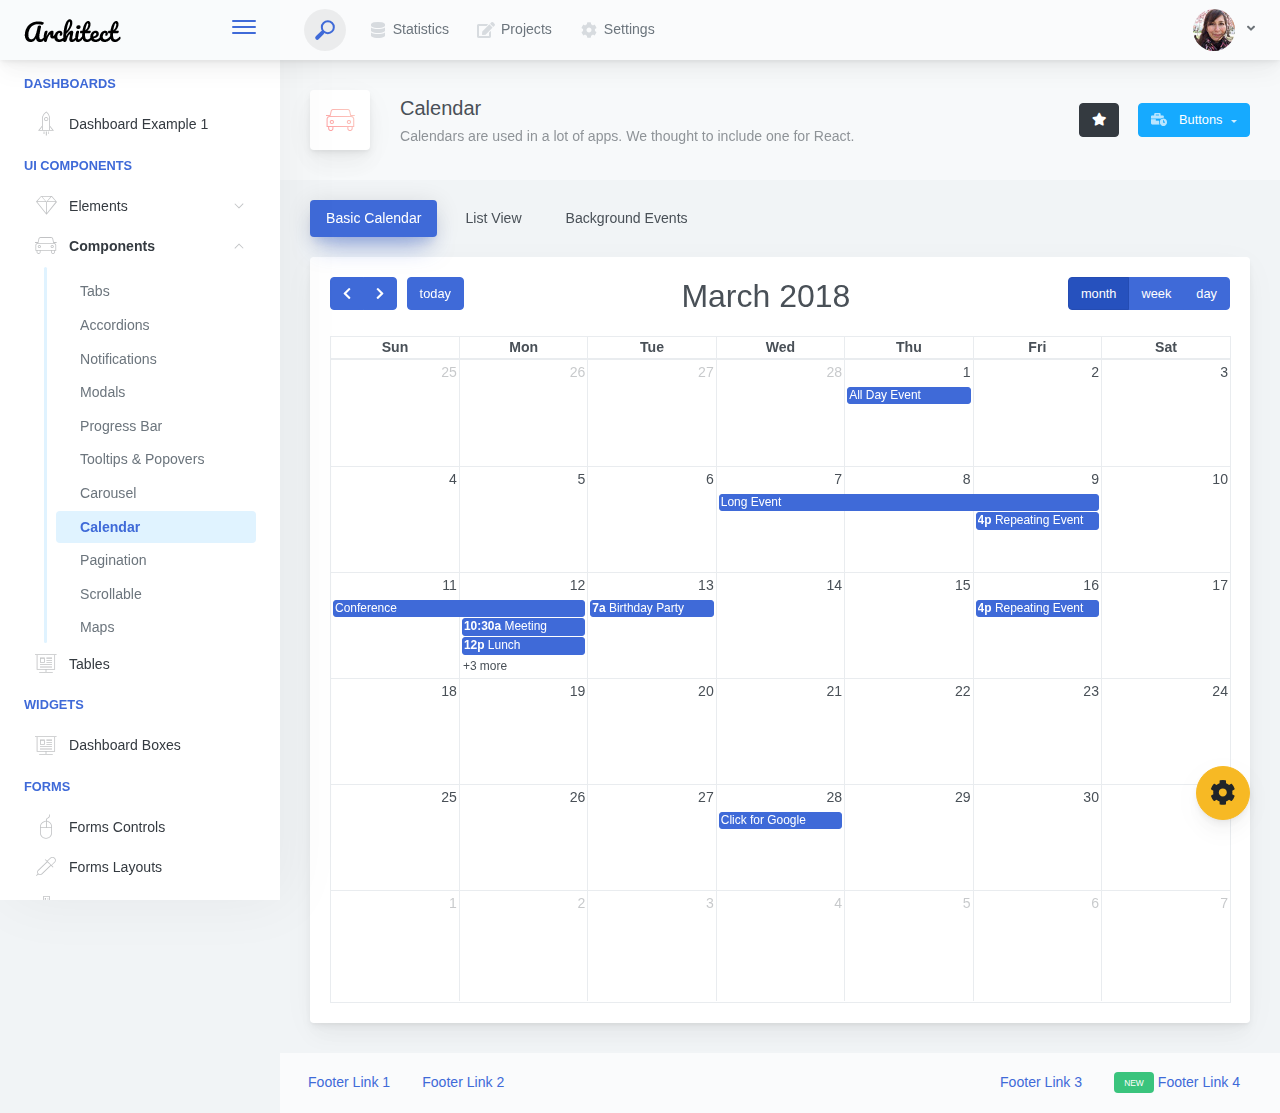
<file: GIAODIEN/admin-ui/architectui-html-free/architectui-html-free/components-calendar.html>
<!doctype html>
<html lang="en">

<head>
    <meta charset="utf-8">
    <meta http-equiv="X-UA-Compatible" content="IE=edge">
    <meta http-equiv="Content-Language" content="en">
    <meta http-equiv="Content-Type" content="text/html; charset=utf-8"/>
    <title>Calendar - Calendars are used in a lot of apps. We thought to include one for React.</title>
    <meta name="viewport" content="width=device-width, initial-scale=1, maximum-scale=1, user-scalable=no, shrink-to-fit=no" />
    <meta name="description" content="Calendars are used in a lot of apps. We thought to include one for React.">
    <meta name="msapplication-tap-highlight" content="no">
    <!--
    =========================================================
    * ArchitectUI HTML Theme Dashboard - v1.0.0
    =========================================================
    * Product Page: https://dashboardpack.com
    * Copyright 2019 DashboardPack (https://dashboardpack.com)
    * Licensed under MIT (https://github.com/DashboardPack/architectui-html-theme-free/blob/master/LICENSE)
    =========================================================
    * The above copyright notice and this permission notice shall be included in all copies or substantial portions of the Software.
    -->
<link href="./main.css" rel="stylesheet"></head>
<body>
    <div class="app-container app-theme-white body-tabs-shadow fixed-sidebar fixed-header">
        <div class="app-header header-shadow">
            <div class="app-header__logo">
                <div class="logo-src"></div>
                <div class="header__pane ml-auto">
                    <div>
                        <button type="button" class="hamburger close-sidebar-btn hamburger--elastic" data-class="closed-sidebar">
                            <span class="hamburger-box">
                                <span class="hamburger-inner"></span>
                            </span>
                        </button>
                    </div>
                </div>
            </div>
            <div class="app-header__mobile-menu">
                <div>
                    <button type="button" class="hamburger hamburger--elastic mobile-toggle-nav">
                        <span class="hamburger-box">
                            <span class="hamburger-inner"></span>
                        </span>
                    </button>
                </div>
            </div>
            <div class="app-header__menu">
                <span>
                    <button type="button" class="btn-icon btn-icon-only btn btn-primary btn-sm mobile-toggle-header-nav">
                        <span class="btn-icon-wrapper">
                            <i class="fa fa-ellipsis-v fa-w-6"></i>
                        </span>
                    </button>
                </span>
            </div>    <div class="app-header__content">
                <div class="app-header-left">
                    <div class="search-wrapper">
                        <div class="input-holder">
                            <input type="text" class="search-input" placeholder="Type to search">
                            <button class="search-icon"><span></span></button>
                        </div>
                        <button class="close"></button>
                    </div>
                    <ul class="header-menu nav">
                        <li class="nav-item">
                            <a href="javascript:void(0);" class="nav-link">
                                <i class="nav-link-icon fa fa-database"> </i>
                                Statistics
                            </a>
                        </li>
                        <li class="btn-group nav-item">
                            <a href="javascript:void(0);" class="nav-link">
                                <i class="nav-link-icon fa fa-edit"></i>
                                Projects
                            </a>
                        </li>
                        <li class="dropdown nav-item">
                            <a href="javascript:void(0);" class="nav-link">
                                <i class="nav-link-icon fa fa-cog"></i>
                                Settings
                            </a>
                        </li>
                    </ul>        </div>
                <div class="app-header-right">
                    <div class="header-btn-lg pr-0">
                        <div class="widget-content p-0">
                            <div class="widget-content-wrapper">
                                <div class="widget-content-left">
                                    <div class="btn-group">
                                        <a data-toggle="dropdown" aria-haspopup="true" aria-expanded="false" class="p-0 btn">
                                            <img width="42" class="rounded-circle" src="assets/images/avatars/1.jpg" alt="">
                                            <i class="fa fa-angle-down ml-2 opacity-8"></i>
                                        </a>
                                        <div tabindex="-1" role="menu" aria-hidden="true" class="dropdown-menu dropdown-menu-right">
                                            <button type="button" tabindex="0" class="dropdown-item">User Account</button>
                                            <button type="button" tabindex="0" class="dropdown-item">Settings</button>
                                            <h6 tabindex="-1" class="dropdown-header">Header</h6>
                                            <button type="button" tabindex="0" class="dropdown-item">Actions</button>
                                            <div tabindex="-1" class="dropdown-divider"></div>
                                            <button type="button" tabindex="0" class="dropdown-item">Dividers</button>
                                        </div>
                                    </div>
                                </div>
                                <div class="widget-content-left  ml-3 header-user-info">
                                    <div class="widget-heading">
                                        Alina Mclourd
                                    </div>
                                    <div class="widget-subheading">
                                        VP People Manager
                                    </div>
                                </div>
                                <div class="widget-content-right header-user-info ml-3">
                                    <button type="button" class="btn-shadow p-1 btn btn-primary btn-sm show-toastr-example">
                                        <i class="fa text-white fa-calendar pr-1 pl-1"></i>
                                    </button>
                                </div>
                            </div>
                        </div>
                    </div>        </div>
            </div>
        </div>        <div class="ui-theme-settings">
            <button type="button" id="TooltipDemo" class="btn-open-options btn btn-warning">
                <i class="fa fa-cog fa-w-16 fa-spin fa-2x"></i>
            </button>
            <div class="theme-settings__inner">
                <div class="scrollbar-container">
                    <div class="theme-settings__options-wrapper">
                        <h3 class="themeoptions-heading">Layout Options
                        </h3>
                        <div class="p-3">
                            <ul class="list-group">
                                <li class="list-group-item">
                                    <div class="widget-content p-0">
                                        <div class="widget-content-wrapper">
                                            <div class="widget-content-left mr-3">
                                                <div class="switch has-switch switch-container-class" data-class="fixed-header">
                                                    <div class="switch-animate switch-on">
                                                        <input type="checkbox" checked data-toggle="toggle" data-onstyle="success">
                                                    </div>
                                                </div>
                                            </div>
                                            <div class="widget-content-left">
                                                <div class="widget-heading">Fixed Header
                                                </div>
                                                <div class="widget-subheading">Makes the header top fixed, always visible!
                                                </div>
                                            </div>
                                        </div>
                                    </div>
                                </li>
                                <li class="list-group-item">
                                    <div class="widget-content p-0">
                                        <div class="widget-content-wrapper">
                                            <div class="widget-content-left mr-3">
                                                <div class="switch has-switch switch-container-class" data-class="fixed-sidebar">
                                                    <div class="switch-animate switch-on">
                                                        <input type="checkbox" checked data-toggle="toggle" data-onstyle="success">
                                                    </div>
                                                </div>
                                            </div>
                                            <div class="widget-content-left">
                                                <div class="widget-heading">Fixed Sidebar
                                                </div>
                                                <div class="widget-subheading">Makes the sidebar left fixed, always visible!
                                                </div>
                                            </div>
                                        </div>
                                    </div>
                                </li>
                                <li class="list-group-item">
                                    <div class="widget-content p-0">
                                        <div class="widget-content-wrapper">
                                            <div class="widget-content-left mr-3">
                                                <div class="switch has-switch switch-container-class" data-class="fixed-footer">
                                                    <div class="switch-animate switch-off">
                                                        <input type="checkbox" data-toggle="toggle" data-onstyle="success">
                                                    </div>
                                                </div>
                                            </div>
                                            <div class="widget-content-left">
                                                <div class="widget-heading">Fixed Footer
                                                </div>
                                                <div class="widget-subheading">Makes the app footer bottom fixed, always visible!
                                                </div>
                                            </div>
                                        </div>
                                    </div>
                                </li>
                            </ul>
                        </div>
                        <h3 class="themeoptions-heading">
                            <div>
                                Header Options
                            </div>
                            <button type="button" class="btn-pill btn-shadow btn-wide ml-auto btn btn-focus btn-sm switch-header-cs-class" data-class="">
                                Restore Default
                            </button>
                        </h3>
                        <div class="p-3">
                            <ul class="list-group">
                                <li class="list-group-item">
                                    <h5 class="pb-2">Choose Color Scheme
                                    </h5>
                                    <div class="theme-settings-swatches">
                                        <div class="swatch-holder bg-primary switch-header-cs-class" data-class="bg-primary header-text-light">
                                        </div>
                                        <div class="swatch-holder bg-secondary switch-header-cs-class" data-class="bg-secondary header-text-light">
                                        </div>
                                        <div class="swatch-holder bg-success switch-header-cs-class" data-class="bg-success header-text-dark">
                                        </div>
                                        <div class="swatch-holder bg-info switch-header-cs-class" data-class="bg-info header-text-dark">
                                        </div>
                                        <div class="swatch-holder bg-warning switch-header-cs-class" data-class="bg-warning header-text-dark">
                                        </div>
                                        <div class="swatch-holder bg-danger switch-header-cs-class" data-class="bg-danger header-text-light">
                                        </div>
                                        <div class="swatch-holder bg-light switch-header-cs-class" data-class="bg-light header-text-dark">
                                        </div>
                                        <div class="swatch-holder bg-dark switch-header-cs-class" data-class="bg-dark header-text-light">
                                        </div>
                                        <div class="swatch-holder bg-focus switch-header-cs-class" data-class="bg-focus header-text-light">
                                        </div>
                                        <div class="swatch-holder bg-alternate switch-header-cs-class" data-class="bg-alternate header-text-light">
                                        </div>
                                        <div class="divider">
                                        </div>
                                        <div class="swatch-holder bg-vicious-stance switch-header-cs-class" data-class="bg-vicious-stance header-text-light">
                                        </div>
                                        <div class="swatch-holder bg-midnight-bloom switch-header-cs-class" data-class="bg-midnight-bloom header-text-light">
                                        </div>
                                        <div class="swatch-holder bg-night-sky switch-header-cs-class" data-class="bg-night-sky header-text-light">
                                        </div>
                                        <div class="swatch-holder bg-slick-carbon switch-header-cs-class" data-class="bg-slick-carbon header-text-light">
                                        </div>
                                        <div class="swatch-holder bg-asteroid switch-header-cs-class" data-class="bg-asteroid header-text-light">
                                        </div>
                                        <div class="swatch-holder bg-royal switch-header-cs-class" data-class="bg-royal header-text-light">
                                        </div>
                                        <div class="swatch-holder bg-warm-flame switch-header-cs-class" data-class="bg-warm-flame header-text-dark">
                                        </div>
                                        <div class="swatch-holder bg-night-fade switch-header-cs-class" data-class="bg-night-fade header-text-dark">
                                        </div>
                                        <div class="swatch-holder bg-sunny-morning switch-header-cs-class" data-class="bg-sunny-morning header-text-dark">
                                        </div>
                                        <div class="swatch-holder bg-tempting-azure switch-header-cs-class" data-class="bg-tempting-azure header-text-dark">
                                        </div>
                                        <div class="swatch-holder bg-amy-crisp switch-header-cs-class" data-class="bg-amy-crisp header-text-dark">
                                        </div>
                                        <div class="swatch-holder bg-heavy-rain switch-header-cs-class" data-class="bg-heavy-rain header-text-dark">
                                        </div>
                                        <div class="swatch-holder bg-mean-fruit switch-header-cs-class" data-class="bg-mean-fruit header-text-dark">
                                        </div>
                                        <div class="swatch-holder bg-malibu-beach switch-header-cs-class" data-class="bg-malibu-beach header-text-light">
                                        </div>
                                        <div class="swatch-holder bg-deep-blue switch-header-cs-class" data-class="bg-deep-blue header-text-dark">
                                        </div>
                                        <div class="swatch-holder bg-ripe-malin switch-header-cs-class" data-class="bg-ripe-malin header-text-light">
                                        </div>
                                        <div class="swatch-holder bg-arielle-smile switch-header-cs-class" data-class="bg-arielle-smile header-text-light">
                                        </div>
                                        <div class="swatch-holder bg-plum-plate switch-header-cs-class" data-class="bg-plum-plate header-text-light">
                                        </div>
                                        <div class="swatch-holder bg-happy-fisher switch-header-cs-class" data-class="bg-happy-fisher header-text-dark">
                                        </div>
                                        <div class="swatch-holder bg-happy-itmeo switch-header-cs-class" data-class="bg-happy-itmeo header-text-light">
                                        </div>
                                        <div class="swatch-holder bg-mixed-hopes switch-header-cs-class" data-class="bg-mixed-hopes header-text-light">
                                        </div>
                                        <div class="swatch-holder bg-strong-bliss switch-header-cs-class" data-class="bg-strong-bliss header-text-light">
                                        </div>
                                        <div class="swatch-holder bg-grow-early switch-header-cs-class" data-class="bg-grow-early header-text-light">
                                        </div>
                                        <div class="swatch-holder bg-love-kiss switch-header-cs-class" data-class="bg-love-kiss header-text-light">
                                        </div>
                                        <div class="swatch-holder bg-premium-dark switch-header-cs-class" data-class="bg-premium-dark header-text-light">
                                        </div>
                                        <div class="swatch-holder bg-happy-green switch-header-cs-class" data-class="bg-happy-green header-text-light">
                                        </div>
                                    </div>
                                </li>
                            </ul>
                        </div>
                        <h3 class="themeoptions-heading">
                            <div>Sidebar Options</div>
                            <button type="button" class="btn-pill btn-shadow btn-wide ml-auto btn btn-focus btn-sm switch-sidebar-cs-class" data-class="">
                                Restore Default
                            </button>
                        </h3>
                        <div class="p-3">
                            <ul class="list-group">
                                <li class="list-group-item">
                                    <h5 class="pb-2">Choose Color Scheme
                                    </h5>
                                    <div class="theme-settings-swatches">
                                        <div class="swatch-holder bg-primary switch-sidebar-cs-class" data-class="bg-primary sidebar-text-light">
                                        </div>
                                        <div class="swatch-holder bg-secondary switch-sidebar-cs-class" data-class="bg-secondary sidebar-text-light">
                                        </div>
                                        <div class="swatch-holder bg-success switch-sidebar-cs-class" data-class="bg-success sidebar-text-dark">
                                        </div>
                                        <div class="swatch-holder bg-info switch-sidebar-cs-class" data-class="bg-info sidebar-text-dark">
                                        </div>
                                        <div class="swatch-holder bg-warning switch-sidebar-cs-class" data-class="bg-warning sidebar-text-dark">
                                        </div>
                                        <div class="swatch-holder bg-danger switch-sidebar-cs-class" data-class="bg-danger sidebar-text-light">
                                        </div>
                                        <div class="swatch-holder bg-light switch-sidebar-cs-class" data-class="bg-light sidebar-text-dark">
                                        </div>
                                        <div class="swatch-holder bg-dark switch-sidebar-cs-class" data-class="bg-dark sidebar-text-light">
                                        </div>
                                        <div class="swatch-holder bg-focus switch-sidebar-cs-class" data-class="bg-focus sidebar-text-light">
                                        </div>
                                        <div class="swatch-holder bg-alternate switch-sidebar-cs-class" data-class="bg-alternate sidebar-text-light">
                                        </div>
                                        <div class="divider">
                                        </div>
                                        <div class="swatch-holder bg-vicious-stance switch-sidebar-cs-class" data-class="bg-vicious-stance sidebar-text-light">
                                        </div>
                                        <div class="swatch-holder bg-midnight-bloom switch-sidebar-cs-class" data-class="bg-midnight-bloom sidebar-text-light">
                                        </div>
                                        <div class="swatch-holder bg-night-sky switch-sidebar-cs-class" data-class="bg-night-sky sidebar-text-light">
                                        </div>
                                        <div class="swatch-holder bg-slick-carbon switch-sidebar-cs-class" data-class="bg-slick-carbon sidebar-text-light">
                                        </div>
                                        <div class="swatch-holder bg-asteroid switch-sidebar-cs-class" data-class="bg-asteroid sidebar-text-light">
                                        </div>
                                        <div class="swatch-holder bg-royal switch-sidebar-cs-class" data-class="bg-royal sidebar-text-light">
                                        </div>
                                        <div class="swatch-holder bg-warm-flame switch-sidebar-cs-class" data-class="bg-warm-flame sidebar-text-dark">
                                        </div>
                                        <div class="swatch-holder bg-night-fade switch-sidebar-cs-class" data-class="bg-night-fade sidebar-text-dark">
                                        </div>
                                        <div class="swatch-holder bg-sunny-morning switch-sidebar-cs-class" data-class="bg-sunny-morning sidebar-text-dark">
                                        </div>
                                        <div class="swatch-holder bg-tempting-azure switch-sidebar-cs-class" data-class="bg-tempting-azure sidebar-text-dark">
                                        </div>
                                        <div class="swatch-holder bg-amy-crisp switch-sidebar-cs-class" data-class="bg-amy-crisp sidebar-text-dark">
                                        </div>
                                        <div class="swatch-holder bg-heavy-rain switch-sidebar-cs-class" data-class="bg-heavy-rain sidebar-text-dark">
                                        </div>
                                        <div class="swatch-holder bg-mean-fruit switch-sidebar-cs-class" data-class="bg-mean-fruit sidebar-text-dark">
                                        </div>
                                        <div class="swatch-holder bg-malibu-beach switch-sidebar-cs-class" data-class="bg-malibu-beach sidebar-text-light">
                                        </div>
                                        <div class="swatch-holder bg-deep-blue switch-sidebar-cs-class" data-class="bg-deep-blue sidebar-text-dark">
                                        </div>
                                        <div class="swatch-holder bg-ripe-malin switch-sidebar-cs-class" data-class="bg-ripe-malin sidebar-text-light">
                                        </div>
                                        <div class="swatch-holder bg-arielle-smile switch-sidebar-cs-class" data-class="bg-arielle-smile sidebar-text-light">
                                        </div>
                                        <div class="swatch-holder bg-plum-plate switch-sidebar-cs-class" data-class="bg-plum-plate sidebar-text-light">
                                        </div>
                                        <div class="swatch-holder bg-happy-fisher switch-sidebar-cs-class" data-class="bg-happy-fisher sidebar-text-dark">
                                        </div>
                                        <div class="swatch-holder bg-happy-itmeo switch-sidebar-cs-class" data-class="bg-happy-itmeo sidebar-text-light">
                                        </div>
                                        <div class="swatch-holder bg-mixed-hopes switch-sidebar-cs-class" data-class="bg-mixed-hopes sidebar-text-light">
                                        </div>
                                        <div class="swatch-holder bg-strong-bliss switch-sidebar-cs-class" data-class="bg-strong-bliss sidebar-text-light">
                                        </div>
                                        <div class="swatch-holder bg-grow-early switch-sidebar-cs-class" data-class="bg-grow-early sidebar-text-light">
                                        </div>
                                        <div class="swatch-holder bg-love-kiss switch-sidebar-cs-class" data-class="bg-love-kiss sidebar-text-light">
                                        </div>
                                        <div class="swatch-holder bg-premium-dark switch-sidebar-cs-class" data-class="bg-premium-dark sidebar-text-light">
                                        </div>
                                        <div class="swatch-holder bg-happy-green switch-sidebar-cs-class" data-class="bg-happy-green sidebar-text-light">
                                        </div>
                                    </div>
                                </li>
                            </ul>
                        </div>
                        <h3 class="themeoptions-heading">
                            <div>Main Content Options</div>
                            <button type="button" class="btn-pill btn-shadow btn-wide ml-auto active btn btn-focus btn-sm">Restore Default
                            </button>
                        </h3>
                        <div class="p-3">
                            <ul class="list-group">
                                <li class="list-group-item">
                                    <h5 class="pb-2">Page Section Tabs
                                    </h5>
                                    <div class="theme-settings-swatches">
                                        <div role="group" class="mt-2 btn-group">
                                            <button type="button" class="btn-wide btn-shadow btn-primary btn btn-secondary switch-theme-class" data-class="body-tabs-line">
                                                Line
                                            </button>
                                            <button type="button" class="btn-wide btn-shadow btn-primary active btn btn-secondary switch-theme-class" data-class="body-tabs-shadow">
                                                Shadow
                                            </button>
                                        </div>
                                    </div>
                                </li>
                            </ul>
                        </div>
                    </div>
                </div>
            </div>
        </div>        <div class="app-main">
                <div class="app-sidebar sidebar-shadow">
                    <div class="app-header__logo">
                        <div class="logo-src"></div>
                        <div class="header__pane ml-auto">
                            <div>
                                <button type="button" class="hamburger close-sidebar-btn hamburger--elastic" data-class="closed-sidebar">
                                    <span class="hamburger-box">
                                        <span class="hamburger-inner"></span>
                                    </span>
                                </button>
                            </div>
                        </div>
                    </div>
                    <div class="app-header__mobile-menu">
                        <div>
                            <button type="button" class="hamburger hamburger--elastic mobile-toggle-nav">
                                <span class="hamburger-box">
                                    <span class="hamburger-inner"></span>
                                </span>
                            </button>
                        </div>
                    </div>
                    <div class="app-header__menu">
                        <span>
                            <button type="button" class="btn-icon btn-icon-only btn btn-primary btn-sm mobile-toggle-header-nav">
                                <span class="btn-icon-wrapper">
                                    <i class="fa fa-ellipsis-v fa-w-6"></i>
                                </span>
                            </button>
                        </span>
                    </div>    <div class="scrollbar-sidebar">
                        <div class="app-sidebar__inner">
                            <ul class="vertical-nav-menu">
                                <li class="app-sidebar__heading">Dashboards</li>
                                <li>
                                    <a href="index.html">
                                        <i class="metismenu-icon pe-7s-rocket"></i>
                                        Dashboard Example 1
                                    </a>
                                </li>
                                <li class="app-sidebar__heading">UI Components</li>
                                <li
                                    
                                    
                                    
                                    
                                    
                                    
                                    
                                    
                                >
                                    <a href="#">
                                        <i class="metismenu-icon pe-7s-diamond"></i>
                                        Elements
                                        <i class="metismenu-state-icon pe-7s-angle-down caret-left"></i>
                                    </a>
                                    <ul
                                        
                                        
                                        
                                        
                                        
                                        
                                        
                                        
                                    >
                                        <li>
                                            <a href="elements-buttons-standard.html">
                                                <i class="metismenu-icon"></i>
                                                Buttons
                                            </a>
                                        </li>
                                        <li>
                                            <a href="elements-dropdowns.html">
                                                <i class="metismenu-icon">
                                                </i>Dropdowns
                                            </a>
                                        </li>
                                        <li>
                                            <a href="elements-icons.html">
                                                <i class="metismenu-icon">
                                                </i>Icons
                                            </a>
                                        </li>
                                        <li>
                                            <a href="elements-badges-labels.html">
                                                <i class="metismenu-icon">
                                                </i>Badges
                                            </a>
                                        </li>
                                        <li>
                                            <a href="elements-cards.html">
                                                <i class="metismenu-icon">
                                                </i>Cards
                                            </a>
                                        </li>
                                        <li>
                                            <a href="elements-list-group.html">
                                                <i class="metismenu-icon">
                                                </i>List Groups
                                            </a>
                                        </li>
                                        <li>
                                            <a href="elements-navigation.html">
                                                <i class="metismenu-icon">
                                                </i>Navigation Menus
                                            </a>
                                        </li>
                                        <li>
                                            <a href="elements-utilities.html">
                                                <i class="metismenu-icon">
                                                </i>Utilities
                                            </a>
                                        </li>
                                    </ul>
                                </li>
                                <li
                                    
                                    
                                    
                                    
                                    
                                    
                                    
                                     class="mm-active"
                                    
                                    
                                    
                                >
                                    <a href="#">
                                        <i class="metismenu-icon pe-7s-car"></i>
                                        Components
                                        <i class="metismenu-state-icon pe-7s-angle-down caret-left"></i>
                                    </a>
                                    <ul
                                        
                                        
                                        
                                        
                                        
                                        
                                        
                                         class="mm-show"
                                        
                                        
                                        
                                    >
                                        <li>
                                            <a href="components-tabs.html">
                                                <i class="metismenu-icon">
                                                </i>Tabs
                                            </a>
                                        </li>
                                        <li>
                                            <a href="components-accordions.html">
                                                <i class="metismenu-icon">
                                                </i>Accordions
                                            </a>
                                        </li>
                                        <li>
                                            <a href="components-notifications.html">
                                                <i class="metismenu-icon">
                                                </i>Notifications
                                            </a>
                                        </li>
                                        <li>
                                            <a href="components-modals.html">
                                                <i class="metismenu-icon">
                                                </i>Modals
                                            </a>
                                        </li>
                                        <li>
                                            <a href="components-progress-bar.html">
                                                <i class="metismenu-icon">
                                                </i>Progress Bar
                                            </a>
                                        </li>
                                        <li>
                                            <a href="components-tooltips-popovers.html">
                                                <i class="metismenu-icon">
                                                </i>Tooltips &amp; Popovers
                                            </a>
                                        </li>
                                        <li>
                                            <a href="components-carousel.html">
                                                <i class="metismenu-icon">
                                                </i>Carousel
                                            </a>
                                        </li>
                                        <li>
                                            <a href="components-calendar.html" class="mm-active">
                                                <i class="metismenu-icon">
                                                </i>Calendar
                                            </a>
                                        </li>
                                        <li>
                                            <a href="components-pagination.html">
                                                <i class="metismenu-icon">
                                                </i>Pagination
                                            </a>
                                        </li>
                                        <li>
                                            <a href="components-scrollable-elements.html">
                                                <i class="metismenu-icon">
                                                </i>Scrollable
                                            </a>
                                        </li>
                                        <li>
                                            <a href="components-maps.html">
                                                <i class="metismenu-icon">
                                                </i>Maps
                                            </a>
                                        </li>
                                    </ul>
                                </li>
                                <li  >
                                    <a href="tables-regular.html">
                                        <i class="metismenu-icon pe-7s-display2"></i>
                                        Tables
                                    </a>
                                </li>
                                <li class="app-sidebar__heading">Widgets</li>
                                <li>
                                    <a href="dashboard-boxes.html">
                                        <i class="metismenu-icon pe-7s-display2"></i>
                                        Dashboard Boxes
                                    </a>
                                </li>
                                <li class="app-sidebar__heading">Forms</li>
                                <li>
                                    <a href="forms-controls.html">
                                        <i class="metismenu-icon pe-7s-mouse">
                                        </i>Forms Controls
                                    </a>
                                </li>
                                <li>
                                    <a href="forms-layouts.html">
                                        <i class="metismenu-icon pe-7s-eyedropper">
                                        </i>Forms Layouts
                                    </a>
                                </li>
                                <li>
                                    <a href="forms-validation.html">
                                        <i class="metismenu-icon pe-7s-pendrive">
                                        </i>Forms Validation
                                    </a>
                                </li>
                                <li class="app-sidebar__heading">Charts</li>
                                <li>
                                    <a href="charts-chartjs.html">
                                        <i class="metismenu-icon pe-7s-graph2">
                                        </i>ChartJS
                                    </a>
                                </li>
                                <li class="app-sidebar__heading">PRO Version</li>
                                <li>
                                    <a href="https://dashboardpack.com/theme-details/architectui-dashboard-html-pro/" target="_blank">
                                        <i class="metismenu-icon pe-7s-graph2">
                                        </i>
                                        Upgrade to PRO
                                    </a>
                                </li>
                            </ul>
                        </div>
                    </div>
                </div>    <div class="app-main__outer">
                    <div class="app-main__inner">
                        <div class="app-page-title">
                            <div class="page-title-wrapper">
                                <div class="page-title-heading">
                                    <div class="page-title-icon">
                                        <i class="pe-7s-car icon-gradient bg-warm-flame">
                                        </i>
                                    </div>
                                    <div>Calendar
                                        <div class="page-title-subheading">Calendars are used in a lot of apps. We thought to include one for React.
                                        </div>
                                    </div>
                                </div>
                                <div class="page-title-actions">
                                    <button type="button" data-toggle="tooltip" title="Example Tooltip" data-placement="bottom" class="btn-shadow mr-3 btn btn-dark">
                                        <i class="fa fa-star"></i>
                                    </button>
                                    <div class="d-inline-block dropdown">
                                        <button type="button" data-toggle="dropdown" aria-haspopup="true" aria-expanded="false" class="btn-shadow dropdown-toggle btn btn-info">
                                            <span class="btn-icon-wrapper pr-2 opacity-7">
                                                <i class="fa fa-business-time fa-w-20"></i>
                                            </span>
                                            Buttons
                                        </button>
                                        <div tabindex="-1" role="menu" aria-hidden="true" class="dropdown-menu dropdown-menu-right">
                                            <ul class="nav flex-column">
                                                <li class="nav-item">
                                                    <a href="javascript:void(0);" class="nav-link">
                                                        <i class="nav-link-icon lnr-inbox"></i>
                                                        <span>
                                                            Inbox
                                                        </span>
                                                        <div class="ml-auto badge badge-pill badge-secondary">86</div>
                                                    </a>
                                                </li>
                                                <li class="nav-item">
                                                    <a href="javascript:void(0);" class="nav-link">
                                                        <i class="nav-link-icon lnr-book"></i>
                                                        <span>
                                                            Book
                                                        </span>
                                                        <div class="ml-auto badge badge-pill badge-danger">5</div>
                                                    </a>
                                                </li>
                                                <li class="nav-item">
                                                    <a href="javascript:void(0);" class="nav-link">
                                                        <i class="nav-link-icon lnr-picture"></i>
                                                        <span>
                                                            Picture
                                                        </span>
                                                    </a>
                                                </li>
                                                <li class="nav-item">
                                                    <a disabled href="javascript:void(0);" class="nav-link disabled">
                                                        <i class="nav-link-icon lnr-file-empty"></i>
                                                        <span>
                                                            File Disabled
                                                        </span>
                                                    </a>
                                                </li>
                                            </ul>
                                        </div>
                                    </div>
                                </div>    </div>
                        </div>            <ul class="body-tabs body-tabs-layout tabs-animated body-tabs-animated nav">
                            <li class="nav-item">
                                <a role="tab" class="nav-link active" id="tab-0" data-toggle="tab" href="#tab-content-0">
                                    <span>Basic Calendar</span>
                                </a>
                            </li>
                            <li class="nav-item">
                                <a role="tab" class="nav-link" id="tab-1" data-toggle="tab" href="#tab-content-1">
                                    <span>List View</span>
                                </a>
                            </li>
                            <li class="nav-item">
                                <a role="tab" class="nav-link" id="tab-2" data-toggle="tab" href="#tab-content-2">
                                    <span>Background Events</span>
                                </a>
                            </li>
                        </ul>
                        <div class="tab-content">
                            <div class="tab-pane tabs-animation fade show active" id="tab-content-0" role="tabpanel">
                                <div class="main-card mb-3 card">
                                    <div class="card-body">
                                        <div id='calendar'></div>
                                    </div>
                                </div>
                            </div>
                            <div class="tab-pane tabs-animation fade" id="tab-content-1" role="tabpanel">
                                <div class="main-card mb-3 card">
                                    <div class="card-body">
                                        <div id='calendar-list'></div>
                                    </div>
                                </div>
                            </div>
                            <div class="tab-pane tabs-animation fade" id="tab-content-2" role="tabpanel">
                                <div class="main-card mb-3 card">
                                    <div class="card-body">
                                        <div id="calendar-bg-events"></div>
                                    </div>
                                </div>
                            </div>
                        </div>
                    </div>
                    <div class="app-wrapper-footer">
                        <div class="app-footer">
                            <div class="app-footer__inner">
                                <div class="app-footer-left">
                                    <ul class="nav">
                                        <li class="nav-item">
                                            <a href="javascript:void(0);" class="nav-link">
                                                Footer Link 1
                                            </a>
                                        </li>
                                        <li class="nav-item">
                                            <a href="javascript:void(0);" class="nav-link">
                                                Footer Link 2
                                            </a>
                                        </li>
                                    </ul>
                                </div>
                                <div class="app-footer-right">
                                    <ul class="nav">
                                        <li class="nav-item">
                                            <a href="javascript:void(0);" class="nav-link">
                                                Footer Link 3
                                            </a>
                                        </li>
                                        <li class="nav-item">
                                            <a href="javascript:void(0);" class="nav-link">
                                                <div class="badge badge-success mr-1 ml-0">
                                                    <small>NEW</small>
                                                </div>
                                                Footer Link 4
                                            </a>
                                        </li>
                                    </ul>
                                </div>
                            </div>
                        </div>
                    </div>    </div>
        </div>
    </div>
<script type="text/javascript" src="./assets/scripts/main.js"></script></body>
</html>
</file>
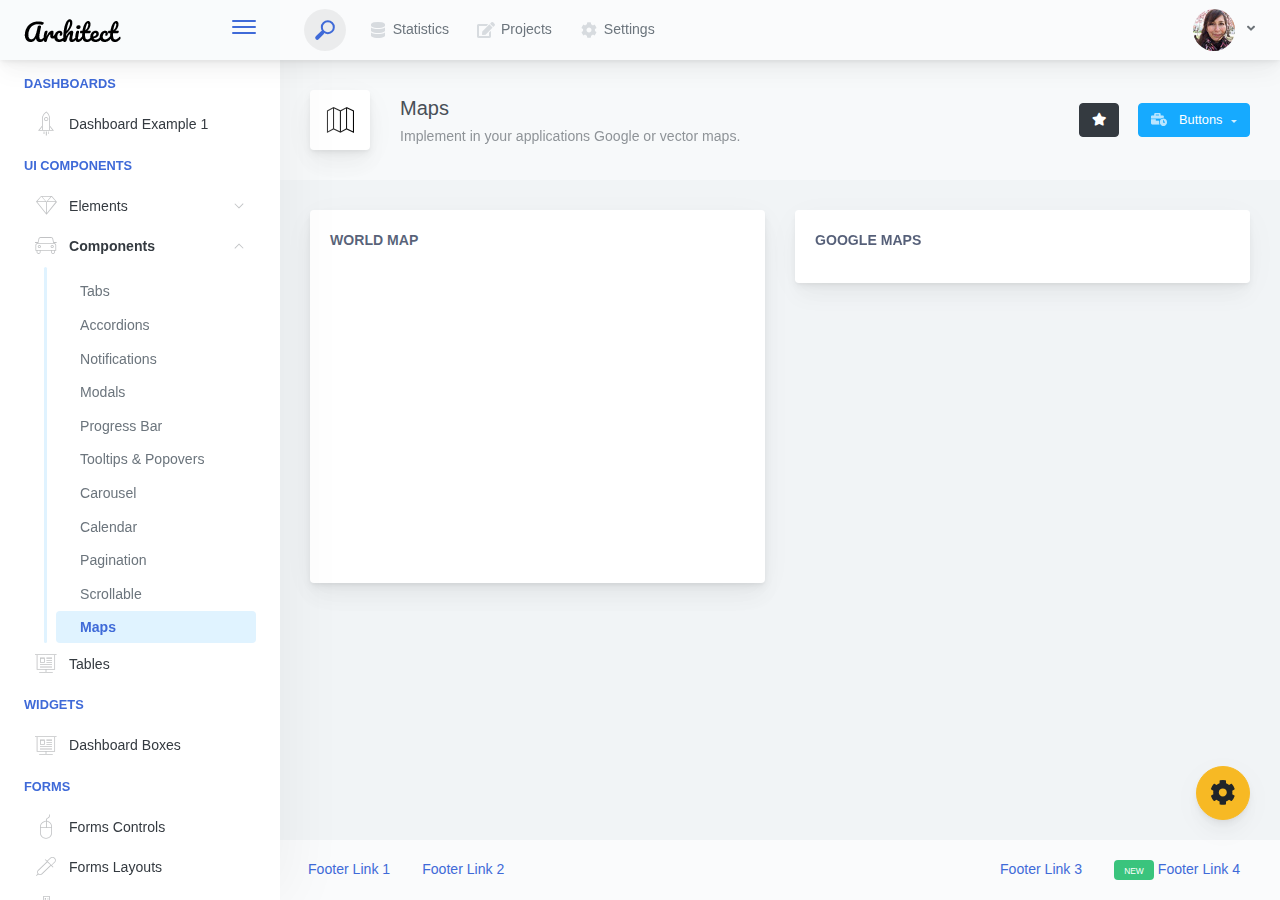
<file: GIAODIEN/admin-ui/architectui-html-free/architectui-html-free/components-maps.html>
<!doctype html>
<html lang="en">

<head>
    <meta charset="utf-8">
    <meta http-equiv="X-UA-Compatible" content="IE=edge">
    <meta http-equiv="Content-Language" content="en">
    <meta http-equiv="Content-Type" content="text/html; charset=utf-8"/>
    <title>Maps - Implement in your applications Google or vector maps.</title>
    <meta name="viewport" content="width=device-width, initial-scale=1, maximum-scale=1, user-scalable=no, shrink-to-fit=no" />
    <meta name="description" content="Implement in your applications Google or vector maps.">
    <meta name="msapplication-tap-highlight" content="no">
    <!--
    =========================================================
    * ArchitectUI HTML Theme Dashboard - v1.0.0
    =========================================================
    * Product Page: https://dashboardpack.com
    * Copyright 2019 DashboardPack (https://dashboardpack.com)
    * Licensed under MIT (https://github.com/DashboardPack/architectui-html-theme-free/blob/master/LICENSE)
    =========================================================
    * The above copyright notice and this permission notice shall be included in all copies or substantial portions of the Software.
    -->
<link href="./main.css" rel="stylesheet"></head>
<body>
    <div class="app-container app-theme-white body-tabs-shadow fixed-sidebar fixed-header">
        <div class="app-header header-shadow">
            <div class="app-header__logo">
                <div class="logo-src"></div>
                <div class="header__pane ml-auto">
                    <div>
                        <button type="button" class="hamburger close-sidebar-btn hamburger--elastic" data-class="closed-sidebar">
                            <span class="hamburger-box">
                                <span class="hamburger-inner"></span>
                            </span>
                        </button>
                    </div>
                </div>
            </div>
            <div class="app-header__mobile-menu">
                <div>
                    <button type="button" class="hamburger hamburger--elastic mobile-toggle-nav">
                        <span class="hamburger-box">
                            <span class="hamburger-inner"></span>
                        </span>
                    </button>
                </div>
            </div>
            <div class="app-header__menu">
                <span>
                    <button type="button" class="btn-icon btn-icon-only btn btn-primary btn-sm mobile-toggle-header-nav">
                        <span class="btn-icon-wrapper">
                            <i class="fa fa-ellipsis-v fa-w-6"></i>
                        </span>
                    </button>
                </span>
            </div>    <div class="app-header__content">
                <div class="app-header-left">
                    <div class="search-wrapper">
                        <div class="input-holder">
                            <input type="text" class="search-input" placeholder="Type to search">
                            <button class="search-icon"><span></span></button>
                        </div>
                        <button class="close"></button>
                    </div>
                    <ul class="header-menu nav">
                        <li class="nav-item">
                            <a href="javascript:void(0);" class="nav-link">
                                <i class="nav-link-icon fa fa-database"> </i>
                                Statistics
                            </a>
                        </li>
                        <li class="btn-group nav-item">
                            <a href="javascript:void(0);" class="nav-link">
                                <i class="nav-link-icon fa fa-edit"></i>
                                Projects
                            </a>
                        </li>
                        <li class="dropdown nav-item">
                            <a href="javascript:void(0);" class="nav-link">
                                <i class="nav-link-icon fa fa-cog"></i>
                                Settings
                            </a>
                        </li>
                    </ul>        </div>
                <div class="app-header-right">
                    <div class="header-btn-lg pr-0">
                        <div class="widget-content p-0">
                            <div class="widget-content-wrapper">
                                <div class="widget-content-left">
                                    <div class="btn-group">
                                        <a data-toggle="dropdown" aria-haspopup="true" aria-expanded="false" class="p-0 btn">
                                            <img width="42" class="rounded-circle" src="assets/images/avatars/1.jpg" alt="">
                                            <i class="fa fa-angle-down ml-2 opacity-8"></i>
                                        </a>
                                        <div tabindex="-1" role="menu" aria-hidden="true" class="dropdown-menu dropdown-menu-right">
                                            <button type="button" tabindex="0" class="dropdown-item">User Account</button>
                                            <button type="button" tabindex="0" class="dropdown-item">Settings</button>
                                            <h6 tabindex="-1" class="dropdown-header">Header</h6>
                                            <button type="button" tabindex="0" class="dropdown-item">Actions</button>
                                            <div tabindex="-1" class="dropdown-divider"></div>
                                            <button type="button" tabindex="0" class="dropdown-item">Dividers</button>
                                        </div>
                                    </div>
                                </div>
                                <div class="widget-content-left  ml-3 header-user-info">
                                    <div class="widget-heading">
                                        Alina Mclourd
                                    </div>
                                    <div class="widget-subheading">
                                        VP People Manager
                                    </div>
                                </div>
                                <div class="widget-content-right header-user-info ml-3">
                                    <button type="button" class="btn-shadow p-1 btn btn-primary btn-sm show-toastr-example">
                                        <i class="fa text-white fa-calendar pr-1 pl-1"></i>
                                    </button>
                                </div>
                            </div>
                        </div>
                    </div>        </div>
            </div>
        </div>        <div class="ui-theme-settings">
            <button type="button" id="TooltipDemo" class="btn-open-options btn btn-warning">
                <i class="fa fa-cog fa-w-16 fa-spin fa-2x"></i>
            </button>
            <div class="theme-settings__inner">
                <div class="scrollbar-container">
                    <div class="theme-settings__options-wrapper">
                        <h3 class="themeoptions-heading">Layout Options
                        </h3>
                        <div class="p-3">
                            <ul class="list-group">
                                <li class="list-group-item">
                                    <div class="widget-content p-0">
                                        <div class="widget-content-wrapper">
                                            <div class="widget-content-left mr-3">
                                                <div class="switch has-switch switch-container-class" data-class="fixed-header">
                                                    <div class="switch-animate switch-on">
                                                        <input type="checkbox" checked data-toggle="toggle" data-onstyle="success">
                                                    </div>
                                                </div>
                                            </div>
                                            <div class="widget-content-left">
                                                <div class="widget-heading">Fixed Header
                                                </div>
                                                <div class="widget-subheading">Makes the header top fixed, always visible!
                                                </div>
                                            </div>
                                        </div>
                                    </div>
                                </li>
                                <li class="list-group-item">
                                    <div class="widget-content p-0">
                                        <div class="widget-content-wrapper">
                                            <div class="widget-content-left mr-3">
                                                <div class="switch has-switch switch-container-class" data-class="fixed-sidebar">
                                                    <div class="switch-animate switch-on">
                                                        <input type="checkbox" checked data-toggle="toggle" data-onstyle="success">
                                                    </div>
                                                </div>
                                            </div>
                                            <div class="widget-content-left">
                                                <div class="widget-heading">Fixed Sidebar
                                                </div>
                                                <div class="widget-subheading">Makes the sidebar left fixed, always visible!
                                                </div>
                                            </div>
                                        </div>
                                    </div>
                                </li>
                                <li class="list-group-item">
                                    <div class="widget-content p-0">
                                        <div class="widget-content-wrapper">
                                            <div class="widget-content-left mr-3">
                                                <div class="switch has-switch switch-container-class" data-class="fixed-footer">
                                                    <div class="switch-animate switch-off">
                                                        <input type="checkbox" data-toggle="toggle" data-onstyle="success">
                                                    </div>
                                                </div>
                                            </div>
                                            <div class="widget-content-left">
                                                <div class="widget-heading">Fixed Footer
                                                </div>
                                                <div class="widget-subheading">Makes the app footer bottom fixed, always visible!
                                                </div>
                                            </div>
                                        </div>
                                    </div>
                                </li>
                            </ul>
                        </div>
                        <h3 class="themeoptions-heading">
                            <div>
                                Header Options
                            </div>
                            <button type="button" class="btn-pill btn-shadow btn-wide ml-auto btn btn-focus btn-sm switch-header-cs-class" data-class="">
                                Restore Default
                            </button>
                        </h3>
                        <div class="p-3">
                            <ul class="list-group">
                                <li class="list-group-item">
                                    <h5 class="pb-2">Choose Color Scheme
                                    </h5>
                                    <div class="theme-settings-swatches">
                                        <div class="swatch-holder bg-primary switch-header-cs-class" data-class="bg-primary header-text-light">
                                        </div>
                                        <div class="swatch-holder bg-secondary switch-header-cs-class" data-class="bg-secondary header-text-light">
                                        </div>
                                        <div class="swatch-holder bg-success switch-header-cs-class" data-class="bg-success header-text-dark">
                                        </div>
                                        <div class="swatch-holder bg-info switch-header-cs-class" data-class="bg-info header-text-dark">
                                        </div>
                                        <div class="swatch-holder bg-warning switch-header-cs-class" data-class="bg-warning header-text-dark">
                                        </div>
                                        <div class="swatch-holder bg-danger switch-header-cs-class" data-class="bg-danger header-text-light">
                                        </div>
                                        <div class="swatch-holder bg-light switch-header-cs-class" data-class="bg-light header-text-dark">
                                        </div>
                                        <div class="swatch-holder bg-dark switch-header-cs-class" data-class="bg-dark header-text-light">
                                        </div>
                                        <div class="swatch-holder bg-focus switch-header-cs-class" data-class="bg-focus header-text-light">
                                        </div>
                                        <div class="swatch-holder bg-alternate switch-header-cs-class" data-class="bg-alternate header-text-light">
                                        </div>
                                        <div class="divider">
                                        </div>
                                        <div class="swatch-holder bg-vicious-stance switch-header-cs-class" data-class="bg-vicious-stance header-text-light">
                                        </div>
                                        <div class="swatch-holder bg-midnight-bloom switch-header-cs-class" data-class="bg-midnight-bloom header-text-light">
                                        </div>
                                        <div class="swatch-holder bg-night-sky switch-header-cs-class" data-class="bg-night-sky header-text-light">
                                        </div>
                                        <div class="swatch-holder bg-slick-carbon switch-header-cs-class" data-class="bg-slick-carbon header-text-light">
                                        </div>
                                        <div class="swatch-holder bg-asteroid switch-header-cs-class" data-class="bg-asteroid header-text-light">
                                        </div>
                                        <div class="swatch-holder bg-royal switch-header-cs-class" data-class="bg-royal header-text-light">
                                        </div>
                                        <div class="swatch-holder bg-warm-flame switch-header-cs-class" data-class="bg-warm-flame header-text-dark">
                                        </div>
                                        <div class="swatch-holder bg-night-fade switch-header-cs-class" data-class="bg-night-fade header-text-dark">
                                        </div>
                                        <div class="swatch-holder bg-sunny-morning switch-header-cs-class" data-class="bg-sunny-morning header-text-dark">
                                        </div>
                                        <div class="swatch-holder bg-tempting-azure switch-header-cs-class" data-class="bg-tempting-azure header-text-dark">
                                        </div>
                                        <div class="swatch-holder bg-amy-crisp switch-header-cs-class" data-class="bg-amy-crisp header-text-dark">
                                        </div>
                                        <div class="swatch-holder bg-heavy-rain switch-header-cs-class" data-class="bg-heavy-rain header-text-dark">
                                        </div>
                                        <div class="swatch-holder bg-mean-fruit switch-header-cs-class" data-class="bg-mean-fruit header-text-dark">
                                        </div>
                                        <div class="swatch-holder bg-malibu-beach switch-header-cs-class" data-class="bg-malibu-beach header-text-light">
                                        </div>
                                        <div class="swatch-holder bg-deep-blue switch-header-cs-class" data-class="bg-deep-blue header-text-dark">
                                        </div>
                                        <div class="swatch-holder bg-ripe-malin switch-header-cs-class" data-class="bg-ripe-malin header-text-light">
                                        </div>
                                        <div class="swatch-holder bg-arielle-smile switch-header-cs-class" data-class="bg-arielle-smile header-text-light">
                                        </div>
                                        <div class="swatch-holder bg-plum-plate switch-header-cs-class" data-class="bg-plum-plate header-text-light">
                                        </div>
                                        <div class="swatch-holder bg-happy-fisher switch-header-cs-class" data-class="bg-happy-fisher header-text-dark">
                                        </div>
                                        <div class="swatch-holder bg-happy-itmeo switch-header-cs-class" data-class="bg-happy-itmeo header-text-light">
                                        </div>
                                        <div class="swatch-holder bg-mixed-hopes switch-header-cs-class" data-class="bg-mixed-hopes header-text-light">
                                        </div>
                                        <div class="swatch-holder bg-strong-bliss switch-header-cs-class" data-class="bg-strong-bliss header-text-light">
                                        </div>
                                        <div class="swatch-holder bg-grow-early switch-header-cs-class" data-class="bg-grow-early header-text-light">
                                        </div>
                                        <div class="swatch-holder bg-love-kiss switch-header-cs-class" data-class="bg-love-kiss header-text-light">
                                        </div>
                                        <div class="swatch-holder bg-premium-dark switch-header-cs-class" data-class="bg-premium-dark header-text-light">
                                        </div>
                                        <div class="swatch-holder bg-happy-green switch-header-cs-class" data-class="bg-happy-green header-text-light">
                                        </div>
                                    </div>
                                </li>
                            </ul>
                        </div>
                        <h3 class="themeoptions-heading">
                            <div>Sidebar Options</div>
                            <button type="button" class="btn-pill btn-shadow btn-wide ml-auto btn btn-focus btn-sm switch-sidebar-cs-class" data-class="">
                                Restore Default
                            </button>
                        </h3>
                        <div class="p-3">
                            <ul class="list-group">
                                <li class="list-group-item">
                                    <h5 class="pb-2">Choose Color Scheme
                                    </h5>
                                    <div class="theme-settings-swatches">
                                        <div class="swatch-holder bg-primary switch-sidebar-cs-class" data-class="bg-primary sidebar-text-light">
                                        </div>
                                        <div class="swatch-holder bg-secondary switch-sidebar-cs-class" data-class="bg-secondary sidebar-text-light">
                                        </div>
                                        <div class="swatch-holder bg-success switch-sidebar-cs-class" data-class="bg-success sidebar-text-dark">
                                        </div>
                                        <div class="swatch-holder bg-info switch-sidebar-cs-class" data-class="bg-info sidebar-text-dark">
                                        </div>
                                        <div class="swatch-holder bg-warning switch-sidebar-cs-class" data-class="bg-warning sidebar-text-dark">
                                        </div>
                                        <div class="swatch-holder bg-danger switch-sidebar-cs-class" data-class="bg-danger sidebar-text-light">
                                        </div>
                                        <div class="swatch-holder bg-light switch-sidebar-cs-class" data-class="bg-light sidebar-text-dark">
                                        </div>
                                        <div class="swatch-holder bg-dark switch-sidebar-cs-class" data-class="bg-dark sidebar-text-light">
                                        </div>
                                        <div class="swatch-holder bg-focus switch-sidebar-cs-class" data-class="bg-focus sidebar-text-light">
                                        </div>
                                        <div class="swatch-holder bg-alternate switch-sidebar-cs-class" data-class="bg-alternate sidebar-text-light">
                                        </div>
                                        <div class="divider">
                                        </div>
                                        <div class="swatch-holder bg-vicious-stance switch-sidebar-cs-class" data-class="bg-vicious-stance sidebar-text-light">
                                        </div>
                                        <div class="swatch-holder bg-midnight-bloom switch-sidebar-cs-class" data-class="bg-midnight-bloom sidebar-text-light">
                                        </div>
                                        <div class="swatch-holder bg-night-sky switch-sidebar-cs-class" data-class="bg-night-sky sidebar-text-light">
                                        </div>
                                        <div class="swatch-holder bg-slick-carbon switch-sidebar-cs-class" data-class="bg-slick-carbon sidebar-text-light">
                                        </div>
                                        <div class="swatch-holder bg-asteroid switch-sidebar-cs-class" data-class="bg-asteroid sidebar-text-light">
                                        </div>
                                        <div class="swatch-holder bg-royal switch-sidebar-cs-class" data-class="bg-royal sidebar-text-light">
                                        </div>
                                        <div class="swatch-holder bg-warm-flame switch-sidebar-cs-class" data-class="bg-warm-flame sidebar-text-dark">
                                        </div>
                                        <div class="swatch-holder bg-night-fade switch-sidebar-cs-class" data-class="bg-night-fade sidebar-text-dark">
                                        </div>
                                        <div class="swatch-holder bg-sunny-morning switch-sidebar-cs-class" data-class="bg-sunny-morning sidebar-text-dark">
                                        </div>
                                        <div class="swatch-holder bg-tempting-azure switch-sidebar-cs-class" data-class="bg-tempting-azure sidebar-text-dark">
                                        </div>
                                        <div class="swatch-holder bg-amy-crisp switch-sidebar-cs-class" data-class="bg-amy-crisp sidebar-text-dark">
                                        </div>
                                        <div class="swatch-holder bg-heavy-rain switch-sidebar-cs-class" data-class="bg-heavy-rain sidebar-text-dark">
                                        </div>
                                        <div class="swatch-holder bg-mean-fruit switch-sidebar-cs-class" data-class="bg-mean-fruit sidebar-text-dark">
                                        </div>
                                        <div class="swatch-holder bg-malibu-beach switch-sidebar-cs-class" data-class="bg-malibu-beach sidebar-text-light">
                                        </div>
                                        <div class="swatch-holder bg-deep-blue switch-sidebar-cs-class" data-class="bg-deep-blue sidebar-text-dark">
                                        </div>
                                        <div class="swatch-holder bg-ripe-malin switch-sidebar-cs-class" data-class="bg-ripe-malin sidebar-text-light">
                                        </div>
                                        <div class="swatch-holder bg-arielle-smile switch-sidebar-cs-class" data-class="bg-arielle-smile sidebar-text-light">
                                        </div>
                                        <div class="swatch-holder bg-plum-plate switch-sidebar-cs-class" data-class="bg-plum-plate sidebar-text-light">
                                        </div>
                                        <div class="swatch-holder bg-happy-fisher switch-sidebar-cs-class" data-class="bg-happy-fisher sidebar-text-dark">
                                        </div>
                                        <div class="swatch-holder bg-happy-itmeo switch-sidebar-cs-class" data-class="bg-happy-itmeo sidebar-text-light">
                                        </div>
                                        <div class="swatch-holder bg-mixed-hopes switch-sidebar-cs-class" data-class="bg-mixed-hopes sidebar-text-light">
                                        </div>
                                        <div class="swatch-holder bg-strong-bliss switch-sidebar-cs-class" data-class="bg-strong-bliss sidebar-text-light">
                                        </div>
                                        <div class="swatch-holder bg-grow-early switch-sidebar-cs-class" data-class="bg-grow-early sidebar-text-light">
                                        </div>
                                        <div class="swatch-holder bg-love-kiss switch-sidebar-cs-class" data-class="bg-love-kiss sidebar-text-light">
                                        </div>
                                        <div class="swatch-holder bg-premium-dark switch-sidebar-cs-class" data-class="bg-premium-dark sidebar-text-light">
                                        </div>
                                        <div class="swatch-holder bg-happy-green switch-sidebar-cs-class" data-class="bg-happy-green sidebar-text-light">
                                        </div>
                                    </div>
                                </li>
                            </ul>
                        </div>
                        <h3 class="themeoptions-heading">
                            <div>Main Content Options</div>
                            <button type="button" class="btn-pill btn-shadow btn-wide ml-auto active btn btn-focus btn-sm">Restore Default
                            </button>
                        </h3>
                        <div class="p-3">
                            <ul class="list-group">
                                <li class="list-group-item">
                                    <h5 class="pb-2">Page Section Tabs
                                    </h5>
                                    <div class="theme-settings-swatches">
                                        <div role="group" class="mt-2 btn-group">
                                            <button type="button" class="btn-wide btn-shadow btn-primary btn btn-secondary switch-theme-class" data-class="body-tabs-line">
                                                Line
                                            </button>
                                            <button type="button" class="btn-wide btn-shadow btn-primary active btn btn-secondary switch-theme-class" data-class="body-tabs-shadow">
                                                Shadow
                                            </button>
                                        </div>
                                    </div>
                                </li>
                            </ul>
                        </div>
                    </div>
                </div>
            </div>
        </div>        <div class="app-main">
                <div class="app-sidebar sidebar-shadow">
                    <div class="app-header__logo">
                        <div class="logo-src"></div>
                        <div class="header__pane ml-auto">
                            <div>
                                <button type="button" class="hamburger close-sidebar-btn hamburger--elastic" data-class="closed-sidebar">
                                    <span class="hamburger-box">
                                        <span class="hamburger-inner"></span>
                                    </span>
                                </button>
                            </div>
                        </div>
                    </div>
                    <div class="app-header__mobile-menu">
                        <div>
                            <button type="button" class="hamburger hamburger--elastic mobile-toggle-nav">
                                <span class="hamburger-box">
                                    <span class="hamburger-inner"></span>
                                </span>
                            </button>
                        </div>
                    </div>
                    <div class="app-header__menu">
                        <span>
                            <button type="button" class="btn-icon btn-icon-only btn btn-primary btn-sm mobile-toggle-header-nav">
                                <span class="btn-icon-wrapper">
                                    <i class="fa fa-ellipsis-v fa-w-6"></i>
                                </span>
                            </button>
                        </span>
                    </div>    <div class="scrollbar-sidebar">
                        <div class="app-sidebar__inner">
                            <ul class="vertical-nav-menu">
                                <li class="app-sidebar__heading">Dashboards</li>
                                <li>
                                    <a href="index.html">
                                        <i class="metismenu-icon pe-7s-rocket"></i>
                                        Dashboard Example 1
                                    </a>
                                </li>
                                <li class="app-sidebar__heading">UI Components</li>
                                <li
                                    
                                    
                                    
                                    
                                    
                                    
                                    
                                    
                                >
                                    <a href="#">
                                        <i class="metismenu-icon pe-7s-diamond"></i>
                                        Elements
                                        <i class="metismenu-state-icon pe-7s-angle-down caret-left"></i>
                                    </a>
                                    <ul
                                        
                                        
                                        
                                        
                                        
                                        
                                        
                                        
                                    >
                                        <li>
                                            <a href="elements-buttons-standard.html">
                                                <i class="metismenu-icon"></i>
                                                Buttons
                                            </a>
                                        </li>
                                        <li>
                                            <a href="elements-dropdowns.html">
                                                <i class="metismenu-icon">
                                                </i>Dropdowns
                                            </a>
                                        </li>
                                        <li>
                                            <a href="elements-icons.html">
                                                <i class="metismenu-icon">
                                                </i>Icons
                                            </a>
                                        </li>
                                        <li>
                                            <a href="elements-badges-labels.html">
                                                <i class="metismenu-icon">
                                                </i>Badges
                                            </a>
                                        </li>
                                        <li>
                                            <a href="elements-cards.html">
                                                <i class="metismenu-icon">
                                                </i>Cards
                                            </a>
                                        </li>
                                        <li>
                                            <a href="elements-list-group.html">
                                                <i class="metismenu-icon">
                                                </i>List Groups
                                            </a>
                                        </li>
                                        <li>
                                            <a href="elements-navigation.html">
                                                <i class="metismenu-icon">
                                                </i>Navigation Menus
                                            </a>
                                        </li>
                                        <li>
                                            <a href="elements-utilities.html">
                                                <i class="metismenu-icon">
                                                </i>Utilities
                                            </a>
                                        </li>
                                    </ul>
                                </li>
                                <li
                                    
                                    
                                    
                                    
                                    
                                    
                                    
                                    
                                    
                                    
                                     class="mm-active"
                                >
                                    <a href="#">
                                        <i class="metismenu-icon pe-7s-car"></i>
                                        Components
                                        <i class="metismenu-state-icon pe-7s-angle-down caret-left"></i>
                                    </a>
                                    <ul
                                        
                                        
                                        
                                        
                                        
                                        
                                        
                                        
                                        
                                        
                                         class="mm-show"
                                    >
                                        <li>
                                            <a href="components-tabs.html">
                                                <i class="metismenu-icon">
                                                </i>Tabs
                                            </a>
                                        </li>
                                        <li>
                                            <a href="components-accordions.html">
                                                <i class="metismenu-icon">
                                                </i>Accordions
                                            </a>
                                        </li>
                                        <li>
                                            <a href="components-notifications.html">
                                                <i class="metismenu-icon">
                                                </i>Notifications
                                            </a>
                                        </li>
                                        <li>
                                            <a href="components-modals.html">
                                                <i class="metismenu-icon">
                                                </i>Modals
                                            </a>
                                        </li>
                                        <li>
                                            <a href="components-progress-bar.html">
                                                <i class="metismenu-icon">
                                                </i>Progress Bar
                                            </a>
                                        </li>
                                        <li>
                                            <a href="components-tooltips-popovers.html">
                                                <i class="metismenu-icon">
                                                </i>Tooltips &amp; Popovers
                                            </a>
                                        </li>
                                        <li>
                                            <a href="components-carousel.html">
                                                <i class="metismenu-icon">
                                                </i>Carousel
                                            </a>
                                        </li>
                                        <li>
                                            <a href="components-calendar.html">
                                                <i class="metismenu-icon">
                                                </i>Calendar
                                            </a>
                                        </li>
                                        <li>
                                            <a href="components-pagination.html">
                                                <i class="metismenu-icon">
                                                </i>Pagination
                                            </a>
                                        </li>
                                        <li>
                                            <a href="components-scrollable-elements.html">
                                                <i class="metismenu-icon">
                                                </i>Scrollable
                                            </a>
                                        </li>
                                        <li>
                                            <a href="components-maps.html" class="mm-active">
                                                <i class="metismenu-icon">
                                                </i>Maps
                                            </a>
                                        </li>
                                    </ul>
                                </li>
                                <li  >
                                    <a href="tables-regular.html">
                                        <i class="metismenu-icon pe-7s-display2"></i>
                                        Tables
                                    </a>
                                </li>
                                <li class="app-sidebar__heading">Widgets</li>
                                <li>
                                    <a href="dashboard-boxes.html">
                                        <i class="metismenu-icon pe-7s-display2"></i>
                                        Dashboard Boxes
                                    </a>
                                </li>
                                <li class="app-sidebar__heading">Forms</li>
                                <li>
                                    <a href="forms-controls.html">
                                        <i class="metismenu-icon pe-7s-mouse">
                                        </i>Forms Controls
                                    </a>
                                </li>
                                <li>
                                    <a href="forms-layouts.html">
                                        <i class="metismenu-icon pe-7s-eyedropper">
                                        </i>Forms Layouts
                                    </a>
                                </li>
                                <li>
                                    <a href="forms-validation.html">
                                        <i class="metismenu-icon pe-7s-pendrive">
                                        </i>Forms Validation
                                    </a>
                                </li>
                                <li class="app-sidebar__heading">Charts</li>
                                <li>
                                    <a href="charts-chartjs.html">
                                        <i class="metismenu-icon pe-7s-graph2">
                                        </i>ChartJS
                                    </a>
                                </li>
                                <li class="app-sidebar__heading">PRO Version</li>
                                <li>
                                    <a href="https://dashboardpack.com/theme-details/architectui-dashboard-html-pro/" target="_blank">
                                        <i class="metismenu-icon pe-7s-graph2">
                                        </i>
                                        Upgrade to PRO
                                    </a>
                                </li>
                            </ul>
                        </div>
                    </div>
                </div>    <div class="app-main__outer">
                    <div class="app-main__inner">
                        <div class="app-page-title">
                            <div class="page-title-wrapper">
                                <div class="page-title-heading">
                                    <div class="page-title-icon">
                                        <i class="pe-7s-map icon-gradient bg-premium-dark">
                                        </i>
                                    </div>
                                    <div>Maps
                                        <div class="page-title-subheading">Implement in your applications Google or vector maps.
                                        </div>
                                    </div>
                                </div>
                                <div class="page-title-actions">
                                    <button type="button" data-toggle="tooltip" title="Example Tooltip" data-placement="bottom" class="btn-shadow mr-3 btn btn-dark">
                                        <i class="fa fa-star"></i>
                                    </button>
                                    <div class="d-inline-block dropdown">
                                        <button type="button" data-toggle="dropdown" aria-haspopup="true" aria-expanded="false" class="btn-shadow dropdown-toggle btn btn-info">
                                            <span class="btn-icon-wrapper pr-2 opacity-7">
                                                <i class="fa fa-business-time fa-w-20"></i>
                                            </span>
                                            Buttons
                                        </button>
                                        <div tabindex="-1" role="menu" aria-hidden="true" class="dropdown-menu dropdown-menu-right">
                                            <ul class="nav flex-column">
                                                <li class="nav-item">
                                                    <a href="javascript:void(0);" class="nav-link">
                                                        <i class="nav-link-icon lnr-inbox"></i>
                                                        <span>
                                                            Inbox
                                                        </span>
                                                        <div class="ml-auto badge badge-pill badge-secondary">86</div>
                                                    </a>
                                                </li>
                                                <li class="nav-item">
                                                    <a href="javascript:void(0);" class="nav-link">
                                                        <i class="nav-link-icon lnr-book"></i>
                                                        <span>
                                                            Book
                                                        </span>
                                                        <div class="ml-auto badge badge-pill badge-danger">5</div>
                                                    </a>
                                                </li>
                                                <li class="nav-item">
                                                    <a href="javascript:void(0);" class="nav-link">
                                                        <i class="nav-link-icon lnr-picture"></i>
                                                        <span>
                                                            Picture
                                                        </span>
                                                    </a>
                                                </li>
                                                <li class="nav-item">
                                                    <a disabled href="javascript:void(0);" class="nav-link disabled">
                                                        <i class="nav-link-icon lnr-file-empty"></i>
                                                        <span>
                                                            File Disabled
                                                        </span>
                                                    </a>
                                                </li>
                                            </ul>
                                        </div>
                                    </div>
                                </div>    </div>
                        </div>            <div class="row">
                            <div class="col-md-6">
                                <div class="main-card mb-3 card">
                                    <div class="card-body">
                                        <div class="card-title">World Map</div>
                                        <div id="world-map-gdp" style="width: 100%; height: 300px;"></div>
                                    </div>
                                </div>
                            </div>
                            <div class="col-md-6">
                                <div class="main-card mb-3 card">
                                    <div class="card-body">
                                        <div class="card-title">Google Maps</div>
                                        <div id="gmap-example"></div>
                                    </div>
                                </div>
                            </div>
                        </div>
                    </div>
                    <div class="app-wrapper-footer">
                        <div class="app-footer">
                            <div class="app-footer__inner">
                                <div class="app-footer-left">
                                    <ul class="nav">
                                        <li class="nav-item">
                                            <a href="javascript:void(0);" class="nav-link">
                                                Footer Link 1
                                            </a>
                                        </li>
                                        <li class="nav-item">
                                            <a href="javascript:void(0);" class="nav-link">
                                                Footer Link 2
                                            </a>
                                        </li>
                                    </ul>
                                </div>
                                <div class="app-footer-right">
                                    <ul class="nav">
                                        <li class="nav-item">
                                            <a href="javascript:void(0);" class="nav-link">
                                                Footer Link 3
                                            </a>
                                        </li>
                                        <li class="nav-item">
                                            <a href="javascript:void(0);" class="nav-link">
                                                <div class="badge badge-success mr-1 ml-0">
                                                    <small>NEW</small>
                                                </div>
                                                Footer Link 4
                                            </a>
                                        </li>
                                    </ul>
                                </div>
                            </div>
                        </div>
                    </div>    </div>
                <script src="http://maps.google.com/maps/api/js?sensor=true"></script>
        </div>
    </div>
<script type="text/javascript" src="./assets/scripts/main.js"></script></body>
</html>
</file>
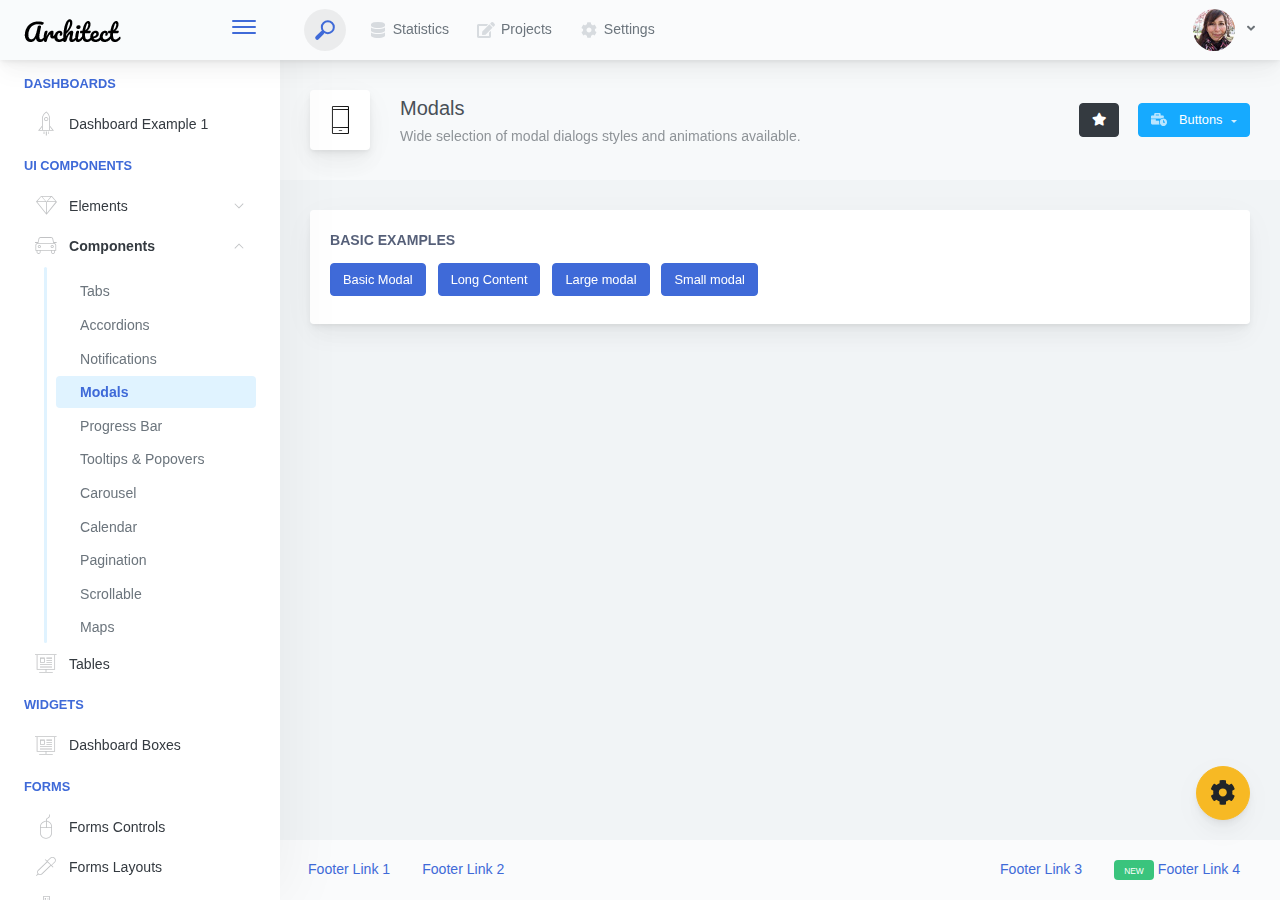
<file: GIAODIEN/admin-ui/architectui-html-free/architectui-html-free/components-modals.html>
<!doctype html>
<html lang="en">

<head>
    <meta charset="utf-8">
    <meta http-equiv="X-UA-Compatible" content="IE=edge">
    <meta http-equiv="Content-Language" content="en">
    <meta http-equiv="Content-Type" content="text/html; charset=utf-8"/>
    <title>Modals - Wide selection of modal dialogs styles and animations available.</title>
    <meta name="viewport" content="width=device-width, initial-scale=1, maximum-scale=1, user-scalable=no, shrink-to-fit=no" />
    <meta name="description" content="Wide selection of modal dialogs styles and animations available.">
    <meta name="msapplication-tap-highlight" content="no">
    <!--
    =========================================================
    * ArchitectUI HTML Theme Dashboard - v1.0.0
    =========================================================
    * Product Page: https://dashboardpack.com
    * Copyright 2019 DashboardPack (https://dashboardpack.com)
    * Licensed under MIT (https://github.com/DashboardPack/architectui-html-theme-free/blob/master/LICENSE)
    =========================================================
    * The above copyright notice and this permission notice shall be included in all copies or substantial portions of the Software.
    -->
<link href="./main.css" rel="stylesheet"></head>
<body>
    <div class="app-container app-theme-white body-tabs-shadow fixed-sidebar fixed-header">
        <div class="app-header header-shadow">
            <div class="app-header__logo">
                <div class="logo-src"></div>
                <div class="header__pane ml-auto">
                    <div>
                        <button type="button" class="hamburger close-sidebar-btn hamburger--elastic" data-class="closed-sidebar">
                            <span class="hamburger-box">
                                <span class="hamburger-inner"></span>
                            </span>
                        </button>
                    </div>
                </div>
            </div>
            <div class="app-header__mobile-menu">
                <div>
                    <button type="button" class="hamburger hamburger--elastic mobile-toggle-nav">
                        <span class="hamburger-box">
                            <span class="hamburger-inner"></span>
                        </span>
                    </button>
                </div>
            </div>
            <div class="app-header__menu">
                <span>
                    <button type="button" class="btn-icon btn-icon-only btn btn-primary btn-sm mobile-toggle-header-nav">
                        <span class="btn-icon-wrapper">
                            <i class="fa fa-ellipsis-v fa-w-6"></i>
                        </span>
                    </button>
                </span>
            </div>    <div class="app-header__content">
                <div class="app-header-left">
                    <div class="search-wrapper">
                        <div class="input-holder">
                            <input type="text" class="search-input" placeholder="Type to search">
                            <button class="search-icon"><span></span></button>
                        </div>
                        <button class="close"></button>
                    </div>
                    <ul class="header-menu nav">
                        <li class="nav-item">
                            <a href="javascript:void(0);" class="nav-link">
                                <i class="nav-link-icon fa fa-database"> </i>
                                Statistics
                            </a>
                        </li>
                        <li class="btn-group nav-item">
                            <a href="javascript:void(0);" class="nav-link">
                                <i class="nav-link-icon fa fa-edit"></i>
                                Projects
                            </a>
                        </li>
                        <li class="dropdown nav-item">
                            <a href="javascript:void(0);" class="nav-link">
                                <i class="nav-link-icon fa fa-cog"></i>
                                Settings
                            </a>
                        </li>
                    </ul>        </div>
                <div class="app-header-right">
                    <div class="header-btn-lg pr-0">
                        <div class="widget-content p-0">
                            <div class="widget-content-wrapper">
                                <div class="widget-content-left">
                                    <div class="btn-group">
                                        <a data-toggle="dropdown" aria-haspopup="true" aria-expanded="false" class="p-0 btn">
                                            <img width="42" class="rounded-circle" src="assets/images/avatars/1.jpg" alt="">
                                            <i class="fa fa-angle-down ml-2 opacity-8"></i>
                                        </a>
                                        <div tabindex="-1" role="menu" aria-hidden="true" class="dropdown-menu dropdown-menu-right">
                                            <button type="button" tabindex="0" class="dropdown-item">User Account</button>
                                            <button type="button" tabindex="0" class="dropdown-item">Settings</button>
                                            <h6 tabindex="-1" class="dropdown-header">Header</h6>
                                            <button type="button" tabindex="0" class="dropdown-item">Actions</button>
                                            <div tabindex="-1" class="dropdown-divider"></div>
                                            <button type="button" tabindex="0" class="dropdown-item">Dividers</button>
                                        </div>
                                    </div>
                                </div>
                                <div class="widget-content-left  ml-3 header-user-info">
                                    <div class="widget-heading">
                                        Alina Mclourd
                                    </div>
                                    <div class="widget-subheading">
                                        VP People Manager
                                    </div>
                                </div>
                                <div class="widget-content-right header-user-info ml-3">
                                    <button type="button" class="btn-shadow p-1 btn btn-primary btn-sm show-toastr-example">
                                        <i class="fa text-white fa-calendar pr-1 pl-1"></i>
                                    </button>
                                </div>
                            </div>
                        </div>
                    </div>        </div>
            </div>
        </div>        <div class="ui-theme-settings">
            <button type="button" id="TooltipDemo" class="btn-open-options btn btn-warning">
                <i class="fa fa-cog fa-w-16 fa-spin fa-2x"></i>
            </button>
            <div class="theme-settings__inner">
                <div class="scrollbar-container">
                    <div class="theme-settings__options-wrapper">
                        <h3 class="themeoptions-heading">Layout Options
                        </h3>
                        <div class="p-3">
                            <ul class="list-group">
                                <li class="list-group-item">
                                    <div class="widget-content p-0">
                                        <div class="widget-content-wrapper">
                                            <div class="widget-content-left mr-3">
                                                <div class="switch has-switch switch-container-class" data-class="fixed-header">
                                                    <div class="switch-animate switch-on">
                                                        <input type="checkbox" checked data-toggle="toggle" data-onstyle="success">
                                                    </div>
                                                </div>
                                            </div>
                                            <div class="widget-content-left">
                                                <div class="widget-heading">Fixed Header
                                                </div>
                                                <div class="widget-subheading">Makes the header top fixed, always visible!
                                                </div>
                                            </div>
                                        </div>
                                    </div>
                                </li>
                                <li class="list-group-item">
                                    <div class="widget-content p-0">
                                        <div class="widget-content-wrapper">
                                            <div class="widget-content-left mr-3">
                                                <div class="switch has-switch switch-container-class" data-class="fixed-sidebar">
                                                    <div class="switch-animate switch-on">
                                                        <input type="checkbox" checked data-toggle="toggle" data-onstyle="success">
                                                    </div>
                                                </div>
                                            </div>
                                            <div class="widget-content-left">
                                                <div class="widget-heading">Fixed Sidebar
                                                </div>
                                                <div class="widget-subheading">Makes the sidebar left fixed, always visible!
                                                </div>
                                            </div>
                                        </div>
                                    </div>
                                </li>
                                <li class="list-group-item">
                                    <div class="widget-content p-0">
                                        <div class="widget-content-wrapper">
                                            <div class="widget-content-left mr-3">
                                                <div class="switch has-switch switch-container-class" data-class="fixed-footer">
                                                    <div class="switch-animate switch-off">
                                                        <input type="checkbox" data-toggle="toggle" data-onstyle="success">
                                                    </div>
                                                </div>
                                            </div>
                                            <div class="widget-content-left">
                                                <div class="widget-heading">Fixed Footer
                                                </div>
                                                <div class="widget-subheading">Makes the app footer bottom fixed, always visible!
                                                </div>
                                            </div>
                                        </div>
                                    </div>
                                </li>
                            </ul>
                        </div>
                        <h3 class="themeoptions-heading">
                            <div>
                                Header Options
                            </div>
                            <button type="button" class="btn-pill btn-shadow btn-wide ml-auto btn btn-focus btn-sm switch-header-cs-class" data-class="">
                                Restore Default
                            </button>
                        </h3>
                        <div class="p-3">
                            <ul class="list-group">
                                <li class="list-group-item">
                                    <h5 class="pb-2">Choose Color Scheme
                                    </h5>
                                    <div class="theme-settings-swatches">
                                        <div class="swatch-holder bg-primary switch-header-cs-class" data-class="bg-primary header-text-light">
                                        </div>
                                        <div class="swatch-holder bg-secondary switch-header-cs-class" data-class="bg-secondary header-text-light">
                                        </div>
                                        <div class="swatch-holder bg-success switch-header-cs-class" data-class="bg-success header-text-dark">
                                        </div>
                                        <div class="swatch-holder bg-info switch-header-cs-class" data-class="bg-info header-text-dark">
                                        </div>
                                        <div class="swatch-holder bg-warning switch-header-cs-class" data-class="bg-warning header-text-dark">
                                        </div>
                                        <div class="swatch-holder bg-danger switch-header-cs-class" data-class="bg-danger header-text-light">
                                        </div>
                                        <div class="swatch-holder bg-light switch-header-cs-class" data-class="bg-light header-text-dark">
                                        </div>
                                        <div class="swatch-holder bg-dark switch-header-cs-class" data-class="bg-dark header-text-light">
                                        </div>
                                        <div class="swatch-holder bg-focus switch-header-cs-class" data-class="bg-focus header-text-light">
                                        </div>
                                        <div class="swatch-holder bg-alternate switch-header-cs-class" data-class="bg-alternate header-text-light">
                                        </div>
                                        <div class="divider">
                                        </div>
                                        <div class="swatch-holder bg-vicious-stance switch-header-cs-class" data-class="bg-vicious-stance header-text-light">
                                        </div>
                                        <div class="swatch-holder bg-midnight-bloom switch-header-cs-class" data-class="bg-midnight-bloom header-text-light">
                                        </div>
                                        <div class="swatch-holder bg-night-sky switch-header-cs-class" data-class="bg-night-sky header-text-light">
                                        </div>
                                        <div class="swatch-holder bg-slick-carbon switch-header-cs-class" data-class="bg-slick-carbon header-text-light">
                                        </div>
                                        <div class="swatch-holder bg-asteroid switch-header-cs-class" data-class="bg-asteroid header-text-light">
                                        </div>
                                        <div class="swatch-holder bg-royal switch-header-cs-class" data-class="bg-royal header-text-light">
                                        </div>
                                        <div class="swatch-holder bg-warm-flame switch-header-cs-class" data-class="bg-warm-flame header-text-dark">
                                        </div>
                                        <div class="swatch-holder bg-night-fade switch-header-cs-class" data-class="bg-night-fade header-text-dark">
                                        </div>
                                        <div class="swatch-holder bg-sunny-morning switch-header-cs-class" data-class="bg-sunny-morning header-text-dark">
                                        </div>
                                        <div class="swatch-holder bg-tempting-azure switch-header-cs-class" data-class="bg-tempting-azure header-text-dark">
                                        </div>
                                        <div class="swatch-holder bg-amy-crisp switch-header-cs-class" data-class="bg-amy-crisp header-text-dark">
                                        </div>
                                        <div class="swatch-holder bg-heavy-rain switch-header-cs-class" data-class="bg-heavy-rain header-text-dark">
                                        </div>
                                        <div class="swatch-holder bg-mean-fruit switch-header-cs-class" data-class="bg-mean-fruit header-text-dark">
                                        </div>
                                        <div class="swatch-holder bg-malibu-beach switch-header-cs-class" data-class="bg-malibu-beach header-text-light">
                                        </div>
                                        <div class="swatch-holder bg-deep-blue switch-header-cs-class" data-class="bg-deep-blue header-text-dark">
                                        </div>
                                        <div class="swatch-holder bg-ripe-malin switch-header-cs-class" data-class="bg-ripe-malin header-text-light">
                                        </div>
                                        <div class="swatch-holder bg-arielle-smile switch-header-cs-class" data-class="bg-arielle-smile header-text-light">
                                        </div>
                                        <div class="swatch-holder bg-plum-plate switch-header-cs-class" data-class="bg-plum-plate header-text-light">
                                        </div>
                                        <div class="swatch-holder bg-happy-fisher switch-header-cs-class" data-class="bg-happy-fisher header-text-dark">
                                        </div>
                                        <div class="swatch-holder bg-happy-itmeo switch-header-cs-class" data-class="bg-happy-itmeo header-text-light">
                                        </div>
                                        <div class="swatch-holder bg-mixed-hopes switch-header-cs-class" data-class="bg-mixed-hopes header-text-light">
                                        </div>
                                        <div class="swatch-holder bg-strong-bliss switch-header-cs-class" data-class="bg-strong-bliss header-text-light">
                                        </div>
                                        <div class="swatch-holder bg-grow-early switch-header-cs-class" data-class="bg-grow-early header-text-light">
                                        </div>
                                        <div class="swatch-holder bg-love-kiss switch-header-cs-class" data-class="bg-love-kiss header-text-light">
                                        </div>
                                        <div class="swatch-holder bg-premium-dark switch-header-cs-class" data-class="bg-premium-dark header-text-light">
                                        </div>
                                        <div class="swatch-holder bg-happy-green switch-header-cs-class" data-class="bg-happy-green header-text-light">
                                        </div>
                                    </div>
                                </li>
                            </ul>
                        </div>
                        <h3 class="themeoptions-heading">
                            <div>Sidebar Options</div>
                            <button type="button" class="btn-pill btn-shadow btn-wide ml-auto btn btn-focus btn-sm switch-sidebar-cs-class" data-class="">
                                Restore Default
                            </button>
                        </h3>
                        <div class="p-3">
                            <ul class="list-group">
                                <li class="list-group-item">
                                    <h5 class="pb-2">Choose Color Scheme
                                    </h5>
                                    <div class="theme-settings-swatches">
                                        <div class="swatch-holder bg-primary switch-sidebar-cs-class" data-class="bg-primary sidebar-text-light">
                                        </div>
                                        <div class="swatch-holder bg-secondary switch-sidebar-cs-class" data-class="bg-secondary sidebar-text-light">
                                        </div>
                                        <div class="swatch-holder bg-success switch-sidebar-cs-class" data-class="bg-success sidebar-text-dark">
                                        </div>
                                        <div class="swatch-holder bg-info switch-sidebar-cs-class" data-class="bg-info sidebar-text-dark">
                                        </div>
                                        <div class="swatch-holder bg-warning switch-sidebar-cs-class" data-class="bg-warning sidebar-text-dark">
                                        </div>
                                        <div class="swatch-holder bg-danger switch-sidebar-cs-class" data-class="bg-danger sidebar-text-light">
                                        </div>
                                        <div class="swatch-holder bg-light switch-sidebar-cs-class" data-class="bg-light sidebar-text-dark">
                                        </div>
                                        <div class="swatch-holder bg-dark switch-sidebar-cs-class" data-class="bg-dark sidebar-text-light">
                                        </div>
                                        <div class="swatch-holder bg-focus switch-sidebar-cs-class" data-class="bg-focus sidebar-text-light">
                                        </div>
                                        <div class="swatch-holder bg-alternate switch-sidebar-cs-class" data-class="bg-alternate sidebar-text-light">
                                        </div>
                                        <div class="divider">
                                        </div>
                                        <div class="swatch-holder bg-vicious-stance switch-sidebar-cs-class" data-class="bg-vicious-stance sidebar-text-light">
                                        </div>
                                        <div class="swatch-holder bg-midnight-bloom switch-sidebar-cs-class" data-class="bg-midnight-bloom sidebar-text-light">
                                        </div>
                                        <div class="swatch-holder bg-night-sky switch-sidebar-cs-class" data-class="bg-night-sky sidebar-text-light">
                                        </div>
                                        <div class="swatch-holder bg-slick-carbon switch-sidebar-cs-class" data-class="bg-slick-carbon sidebar-text-light">
                                        </div>
                                        <div class="swatch-holder bg-asteroid switch-sidebar-cs-class" data-class="bg-asteroid sidebar-text-light">
                                        </div>
                                        <div class="swatch-holder bg-royal switch-sidebar-cs-class" data-class="bg-royal sidebar-text-light">
                                        </div>
                                        <div class="swatch-holder bg-warm-flame switch-sidebar-cs-class" data-class="bg-warm-flame sidebar-text-dark">
                                        </div>
                                        <div class="swatch-holder bg-night-fade switch-sidebar-cs-class" data-class="bg-night-fade sidebar-text-dark">
                                        </div>
                                        <div class="swatch-holder bg-sunny-morning switch-sidebar-cs-class" data-class="bg-sunny-morning sidebar-text-dark">
                                        </div>
                                        <div class="swatch-holder bg-tempting-azure switch-sidebar-cs-class" data-class="bg-tempting-azure sidebar-text-dark">
                                        </div>
                                        <div class="swatch-holder bg-amy-crisp switch-sidebar-cs-class" data-class="bg-amy-crisp sidebar-text-dark">
                                        </div>
                                        <div class="swatch-holder bg-heavy-rain switch-sidebar-cs-class" data-class="bg-heavy-rain sidebar-text-dark">
                                        </div>
                                        <div class="swatch-holder bg-mean-fruit switch-sidebar-cs-class" data-class="bg-mean-fruit sidebar-text-dark">
                                        </div>
                                        <div class="swatch-holder bg-malibu-beach switch-sidebar-cs-class" data-class="bg-malibu-beach sidebar-text-light">
                                        </div>
                                        <div class="swatch-holder bg-deep-blue switch-sidebar-cs-class" data-class="bg-deep-blue sidebar-text-dark">
                                        </div>
                                        <div class="swatch-holder bg-ripe-malin switch-sidebar-cs-class" data-class="bg-ripe-malin sidebar-text-light">
                                        </div>
                                        <div class="swatch-holder bg-arielle-smile switch-sidebar-cs-class" data-class="bg-arielle-smile sidebar-text-light">
                                        </div>
                                        <div class="swatch-holder bg-plum-plate switch-sidebar-cs-class" data-class="bg-plum-plate sidebar-text-light">
                                        </div>
                                        <div class="swatch-holder bg-happy-fisher switch-sidebar-cs-class" data-class="bg-happy-fisher sidebar-text-dark">
                                        </div>
                                        <div class="swatch-holder bg-happy-itmeo switch-sidebar-cs-class" data-class="bg-happy-itmeo sidebar-text-light">
                                        </div>
                                        <div class="swatch-holder bg-mixed-hopes switch-sidebar-cs-class" data-class="bg-mixed-hopes sidebar-text-light">
                                        </div>
                                        <div class="swatch-holder bg-strong-bliss switch-sidebar-cs-class" data-class="bg-strong-bliss sidebar-text-light">
                                        </div>
                                        <div class="swatch-holder bg-grow-early switch-sidebar-cs-class" data-class="bg-grow-early sidebar-text-light">
                                        </div>
                                        <div class="swatch-holder bg-love-kiss switch-sidebar-cs-class" data-class="bg-love-kiss sidebar-text-light">
                                        </div>
                                        <div class="swatch-holder bg-premium-dark switch-sidebar-cs-class" data-class="bg-premium-dark sidebar-text-light">
                                        </div>
                                        <div class="swatch-holder bg-happy-green switch-sidebar-cs-class" data-class="bg-happy-green sidebar-text-light">
                                        </div>
                                    </div>
                                </li>
                            </ul>
                        </div>
                        <h3 class="themeoptions-heading">
                            <div>Main Content Options</div>
                            <button type="button" class="btn-pill btn-shadow btn-wide ml-auto active btn btn-focus btn-sm">Restore Default
                            </button>
                        </h3>
                        <div class="p-3">
                            <ul class="list-group">
                                <li class="list-group-item">
                                    <h5 class="pb-2">Page Section Tabs
                                    </h5>
                                    <div class="theme-settings-swatches">
                                        <div role="group" class="mt-2 btn-group">
                                            <button type="button" class="btn-wide btn-shadow btn-primary btn btn-secondary switch-theme-class" data-class="body-tabs-line">
                                                Line
                                            </button>
                                            <button type="button" class="btn-wide btn-shadow btn-primary active btn btn-secondary switch-theme-class" data-class="body-tabs-shadow">
                                                Shadow
                                            </button>
                                        </div>
                                    </div>
                                </li>
                            </ul>
                        </div>
                    </div>
                </div>
            </div>
        </div>        <div class="app-main">
                <div class="app-sidebar sidebar-shadow">
                    <div class="app-header__logo">
                        <div class="logo-src"></div>
                        <div class="header__pane ml-auto">
                            <div>
                                <button type="button" class="hamburger close-sidebar-btn hamburger--elastic" data-class="closed-sidebar">
                                    <span class="hamburger-box">
                                        <span class="hamburger-inner"></span>
                                    </span>
                                </button>
                            </div>
                        </div>
                    </div>
                    <div class="app-header__mobile-menu">
                        <div>
                            <button type="button" class="hamburger hamburger--elastic mobile-toggle-nav">
                                <span class="hamburger-box">
                                    <span class="hamburger-inner"></span>
                                </span>
                            </button>
                        </div>
                    </div>
                    <div class="app-header__menu">
                        <span>
                            <button type="button" class="btn-icon btn-icon-only btn btn-primary btn-sm mobile-toggle-header-nav">
                                <span class="btn-icon-wrapper">
                                    <i class="fa fa-ellipsis-v fa-w-6"></i>
                                </span>
                            </button>
                        </span>
                    </div>    <div class="scrollbar-sidebar">
                        <div class="app-sidebar__inner">
                            <ul class="vertical-nav-menu">
                                <li class="app-sidebar__heading">Dashboards</li>
                                <li>
                                    <a href="index.html">
                                        <i class="metismenu-icon pe-7s-rocket"></i>
                                        Dashboard Example 1
                                    </a>
                                </li>
                                <li class="app-sidebar__heading">UI Components</li>
                                <li
                                    
                                    
                                    
                                    
                                    
                                    
                                    
                                    
                                >
                                    <a href="#">
                                        <i class="metismenu-icon pe-7s-diamond"></i>
                                        Elements
                                        <i class="metismenu-state-icon pe-7s-angle-down caret-left"></i>
                                    </a>
                                    <ul
                                        
                                        
                                        
                                        
                                        
                                        
                                        
                                        
                                    >
                                        <li>
                                            <a href="elements-buttons-standard.html">
                                                <i class="metismenu-icon"></i>
                                                Buttons
                                            </a>
                                        </li>
                                        <li>
                                            <a href="elements-dropdowns.html">
                                                <i class="metismenu-icon">
                                                </i>Dropdowns
                                            </a>
                                        </li>
                                        <li>
                                            <a href="elements-icons.html">
                                                <i class="metismenu-icon">
                                                </i>Icons
                                            </a>
                                        </li>
                                        <li>
                                            <a href="elements-badges-labels.html">
                                                <i class="metismenu-icon">
                                                </i>Badges
                                            </a>
                                        </li>
                                        <li>
                                            <a href="elements-cards.html">
                                                <i class="metismenu-icon">
                                                </i>Cards
                                            </a>
                                        </li>
                                        <li>
                                            <a href="elements-list-group.html">
                                                <i class="metismenu-icon">
                                                </i>List Groups
                                            </a>
                                        </li>
                                        <li>
                                            <a href="elements-navigation.html">
                                                <i class="metismenu-icon">
                                                </i>Navigation Menus
                                            </a>
                                        </li>
                                        <li>
                                            <a href="elements-utilities.html">
                                                <i class="metismenu-icon">
                                                </i>Utilities
                                            </a>
                                        </li>
                                    </ul>
                                </li>
                                <li
                                    
                                    
                                    
                                     class="mm-active"
                                    
                                    
                                    
                                    
                                    
                                    
                                    
                                >
                                    <a href="#">
                                        <i class="metismenu-icon pe-7s-car"></i>
                                        Components
                                        <i class="metismenu-state-icon pe-7s-angle-down caret-left"></i>
                                    </a>
                                    <ul
                                        
                                        
                                        
                                         class="mm-show"
                                        
                                        
                                        
                                        
                                        
                                        
                                        
                                    >
                                        <li>
                                            <a href="components-tabs.html">
                                                <i class="metismenu-icon">
                                                </i>Tabs
                                            </a>
                                        </li>
                                        <li>
                                            <a href="components-accordions.html">
                                                <i class="metismenu-icon">
                                                </i>Accordions
                                            </a>
                                        </li>
                                        <li>
                                            <a href="components-notifications.html">
                                                <i class="metismenu-icon">
                                                </i>Notifications
                                            </a>
                                        </li>
                                        <li>
                                            <a href="components-modals.html" class="mm-active">
                                                <i class="metismenu-icon">
                                                </i>Modals
                                            </a>
                                        </li>
                                        <li>
                                            <a href="components-progress-bar.html">
                                                <i class="metismenu-icon">
                                                </i>Progress Bar
                                            </a>
                                        </li>
                                        <li>
                                            <a href="components-tooltips-popovers.html">
                                                <i class="metismenu-icon">
                                                </i>Tooltips &amp; Popovers
                                            </a>
                                        </li>
                                        <li>
                                            <a href="components-carousel.html">
                                                <i class="metismenu-icon">
                                                </i>Carousel
                                            </a>
                                        </li>
                                        <li>
                                            <a href="components-calendar.html">
                                                <i class="metismenu-icon">
                                                </i>Calendar
                                            </a>
                                        </li>
                                        <li>
                                            <a href="components-pagination.html">
                                                <i class="metismenu-icon">
                                                </i>Pagination
                                            </a>
                                        </li>
                                        <li>
                                            <a href="components-scrollable-elements.html">
                                                <i class="metismenu-icon">
                                                </i>Scrollable
                                            </a>
                                        </li>
                                        <li>
                                            <a href="components-maps.html">
                                                <i class="metismenu-icon">
                                                </i>Maps
                                            </a>
                                        </li>
                                    </ul>
                                </li>
                                <li  >
                                    <a href="tables-regular.html">
                                        <i class="metismenu-icon pe-7s-display2"></i>
                                        Tables
                                    </a>
                                </li>
                                <li class="app-sidebar__heading">Widgets</li>
                                <li>
                                    <a href="dashboard-boxes.html">
                                        <i class="metismenu-icon pe-7s-display2"></i>
                                        Dashboard Boxes
                                    </a>
                                </li>
                                <li class="app-sidebar__heading">Forms</li>
                                <li>
                                    <a href="forms-controls.html">
                                        <i class="metismenu-icon pe-7s-mouse">
                                        </i>Forms Controls
                                    </a>
                                </li>
                                <li>
                                    <a href="forms-layouts.html">
                                        <i class="metismenu-icon pe-7s-eyedropper">
                                        </i>Forms Layouts
                                    </a>
                                </li>
                                <li>
                                    <a href="forms-validation.html">
                                        <i class="metismenu-icon pe-7s-pendrive">
                                        </i>Forms Validation
                                    </a>
                                </li>
                                <li class="app-sidebar__heading">Charts</li>
                                <li>
                                    <a href="charts-chartjs.html">
                                        <i class="metismenu-icon pe-7s-graph2">
                                        </i>ChartJS
                                    </a>
                                </li>
                                <li class="app-sidebar__heading">PRO Version</li>
                                <li>
                                    <a href="https://dashboardpack.com/theme-details/architectui-dashboard-html-pro/" target="_blank">
                                        <i class="metismenu-icon pe-7s-graph2">
                                        </i>
                                        Upgrade to PRO
                                    </a>
                                </li>
                            </ul>
                        </div>
                    </div>
                </div>    <div class="app-main__outer">
                    <div class="app-main__inner">
                        <div class="app-page-title">
                            <div class="page-title-wrapper">
                                <div class="page-title-heading">
                                    <div class="page-title-icon">
                                        <i class="pe-7s-phone icon-gradient bg-premium-dark">
                                        </i>
                                    </div>
                                    <div>Modals
                                        <div class="page-title-subheading">Wide selection of modal dialogs styles and animations available.
                                        </div>
                                    </div>
                                </div>
                                <div class="page-title-actions">
                                    <button type="button" data-toggle="tooltip" title="Example Tooltip" data-placement="bottom" class="btn-shadow mr-3 btn btn-dark">
                                        <i class="fa fa-star"></i>
                                    </button>
                                    <div class="d-inline-block dropdown">
                                        <button type="button" data-toggle="dropdown" aria-haspopup="true" aria-expanded="false" class="btn-shadow dropdown-toggle btn btn-info">
                                            <span class="btn-icon-wrapper pr-2 opacity-7">
                                                <i class="fa fa-business-time fa-w-20"></i>
                                            </span>
                                            Buttons
                                        </button>
                                        <div tabindex="-1" role="menu" aria-hidden="true" class="dropdown-menu dropdown-menu-right">
                                            <ul class="nav flex-column">
                                                <li class="nav-item">
                                                    <a href="javascript:void(0);" class="nav-link">
                                                        <i class="nav-link-icon lnr-inbox"></i>
                                                        <span>
                                                            Inbox
                                                        </span>
                                                        <div class="ml-auto badge badge-pill badge-secondary">86</div>
                                                    </a>
                                                </li>
                                                <li class="nav-item">
                                                    <a href="javascript:void(0);" class="nav-link">
                                                        <i class="nav-link-icon lnr-book"></i>
                                                        <span>
                                                            Book
                                                        </span>
                                                        <div class="ml-auto badge badge-pill badge-danger">5</div>
                                                    </a>
                                                </li>
                                                <li class="nav-item">
                                                    <a href="javascript:void(0);" class="nav-link">
                                                        <i class="nav-link-icon lnr-picture"></i>
                                                        <span>
                                                            Picture
                                                        </span>
                                                    </a>
                                                </li>
                                                <li class="nav-item">
                                                    <a disabled href="javascript:void(0);" class="nav-link disabled">
                                                        <i class="nav-link-icon lnr-file-empty"></i>
                                                        <span>
                                                            File Disabled
                                                        </span>
                                                    </a>
                                                </li>
                                            </ul>
                                        </div>
                                    </div>
                                </div>    </div>
                        </div>            <div class="row">
                            <div class="col-md-12">
                                <div class="main-card mb-3 card">
                                    <div class="card-body">
                                        <div class="card-title">Basic Examples</div>
                                        <!-- Button trigger modal -->
                                        <button type="button" class="btn mr-2 mb-2 btn-primary" data-toggle="modal" data-target="#exampleModal">
                                            Basic Modal
                                        </button>
                                        <!-- Button trigger modal -->
                                        <button type="button" class="btn mr-2 mb-2 btn-primary" data-toggle="modal" data-target="#exampleModalLong">
                                            Long Content
                                        </button>
                                        <button type="button" class="btn mr-2 mb-2 btn-primary" data-toggle="modal" data-target=".bd-example-modal-lg">Large modal</button>
                                        <button type="button" class="btn mr-2 mb-2 btn-primary" data-toggle="modal" data-target=".bd-example-modal-sm">Small modal</button>
                                    </div>
                                </div>
                            </div>
                        </div>
                    </div>
                    <div class="app-wrapper-footer">
                        <div class="app-footer">
                            <div class="app-footer__inner">
                                <div class="app-footer-left">
                                    <ul class="nav">
                                        <li class="nav-item">
                                            <a href="javascript:void(0);" class="nav-link">
                                                Footer Link 1
                                            </a>
                                        </li>
                                        <li class="nav-item">
                                            <a href="javascript:void(0);" class="nav-link">
                                                Footer Link 2
                                            </a>
                                        </li>
                                    </ul>
                                </div>
                                <div class="app-footer-right">
                                    <ul class="nav">
                                        <li class="nav-item">
                                            <a href="javascript:void(0);" class="nav-link">
                                                Footer Link 3
                                            </a>
                                        </li>
                                        <li class="nav-item">
                                            <a href="javascript:void(0);" class="nav-link">
                                                <div class="badge badge-success mr-1 ml-0">
                                                    <small>NEW</small>
                                                </div>
                                                Footer Link 4
                                            </a>
                                        </li>
                                    </ul>
                                </div>
                            </div>
                        </div>
                    </div>    </div>
        </div>
    </div>
<script type="text/javascript" src="./assets/scripts/main.js"></script></body>
</html>


<!-- Large modal -->

<div class="modal fade bd-example-modal-lg" tabindex="-1" role="dialog" aria-labelledby="myLargeModalLabel" aria-hidden="true">
    <div class="modal-dialog modal-lg">
        <div class="modal-content">
            <div class="modal-header">
                <h5 class="modal-title" id="exampleModalLongTitle">Modal title</h5>
                <button type="button" class="close" data-dismiss="modal" aria-label="Close">
                    <span aria-hidden="true">&times;</span>
                </button>
            </div>
            <div class="modal-body">
                <p>Cras mattis consectetur purus sit amet fermentum. Cras justo odio, dapibus ac facilisis in, egestas eget quam. Morbi leo risus, porta ac consectetur ac, vestibulum at eros.</p>
                <p>Praesent commodo cursus magna, vel scelerisque nisl consectetur et. Vivamus sagittis lacus vel augue laoreet rutrum faucibus dolor auctor.</p>
            </div>
            <div class="modal-footer">
                <button type="button" class="btn btn-secondary" data-dismiss="modal">Close</button>
                <button type="button" class="btn btn-primary">Save changes</button>
            </div>
        </div>
    </div>
</div>

<!-- Small modal -->

<div class="modal fade bd-example-modal-sm" tabindex="-1" role="dialog" aria-labelledby="mySmallModalLabel" aria-hidden="true">
    <div class="modal-dialog modal-sm">
        <div class="modal-content">
            <div class="modal-header">
                <h5 class="modal-title" id="exampleModalLongTitle">Modal title</h5>
                <button type="button" class="close" data-dismiss="modal" aria-label="Close">
                    <span aria-hidden="true">&times;</span>
                </button>
            </div>
            <div class="modal-body">
                <p>Praesent commodo cursus magna, vel scelerisque nisl consectetur et. Vivamus sagittis lacus vel augue laoreet rutrum faucibus dolor auctor.</p>
            </div>
            <div class="modal-footer">
                <button type="button" class="btn btn-secondary" data-dismiss="modal">Close</button>
                <button type="button" class="btn btn-primary">Save changes</button>
            </div>
        </div>
    </div>
</div>

<!-- Modal -->
<div class="modal fade" id="exampleModalLong" tabindex="-1" role="dialog" aria-labelledby="exampleModalLongTitle" aria-hidden="true">
    <div class="modal-dialog" role="document">
        <div class="modal-content">
            <div class="modal-header">
                <h5 class="modal-title" id="exampleModalLongTitle">Modal title</h5>
                <button type="button" class="close" data-dismiss="modal" aria-label="Close">
                    <span aria-hidden="true">&times;</span>
                </button>
            </div>
            <div class="modal-body">
                <p>Cras mattis consectetur purus sit amet fermentum. Cras justo odio, dapibus ac facilisis in, egestas eget quam. Morbi leo risus, porta ac consectetur ac, vestibulum at eros.</p>
                <p>Praesent commodo cursus magna, vel scelerisque nisl consectetur et. Vivamus sagittis lacus vel augue laoreet rutrum faucibus dolor auctor.</p>
                <p>Aenean lacinia bibendum nulla sed consectetur. Praesent commodo cursus magna, vel scelerisque nisl consectetur et. Donec sed odio dui. Donec ullamcorper nulla non metus auctor fringilla.</p>
                <p>Cras mattis consectetur purus sit amet fermentum. Cras justo odio, dapibus ac facilisis in, egestas eget quam. Morbi leo risus, porta ac consectetur ac, vestibulum at eros.</p>
                <p>Praesent commodo cursus magna, vel scelerisque nisl consectetur et. Vivamus sagittis lacus vel augue laoreet rutrum faucibus dolor auctor.</p>
                <p>Aenean lacinia bibendum nulla sed consectetur. Praesent commodo cursus magna, vel scelerisque nisl consectetur et. Donec sed odio dui. Donec ullamcorper nulla non metus auctor fringilla.</p>
                <p>Cras mattis consectetur purus sit amet fermentum. Cras justo odio, dapibus ac facilisis in, egestas eget quam. Morbi leo risus, porta ac consectetur ac, vestibulum at eros.</p>
                <p>Praesent commodo cursus magna, vel scelerisque nisl consectetur et. Vivamus sagittis lacus vel augue laoreet rutrum faucibus dolor auctor.</p>
                <p>Aenean lacinia bibendum nulla sed consectetur. Praesent commodo cursus magna, vel scelerisque nisl consectetur et. Donec sed odio dui. Donec ullamcorper nulla non metus auctor fringilla.</p>
                <p>Cras mattis consectetur purus sit amet fermentum. Cras justo odio, dapibus ac facilisis in, egestas eget quam. Morbi leo risus, porta ac consectetur ac, vestibulum at eros.</p>
                <p>Praesent commodo cursus magna, vel scelerisque nisl consectetur et. Vivamus sagittis lacus vel augue laoreet rutrum faucibus dolor auctor.</p>
                <p>Aenean lacinia bibendum nulla sed consectetur. Praesent commodo cursus magna, vel scelerisque nisl consectetur et. Donec sed odio dui. Donec ullamcorper nulla non metus auctor fringilla.</p>
                <p>Cras mattis consectetur purus sit amet fermentum. Cras justo odio, dapibus ac facilisis in, egestas eget quam. Morbi leo risus, porta ac consectetur ac, vestibulum at eros.</p>
                <p>Praesent commodo cursus magna, vel scelerisque nisl consectetur et. Vivamus sagittis lacus vel augue laoreet rutrum faucibus dolor auctor.</p>
                <p>Aenean lacinia bibendum nulla sed consectetur. Praesent commodo cursus magna, vel scelerisque nisl consectetur et. Donec sed odio dui. Donec ullamcorper nulla non metus auctor fringilla.</p>
                <p>Cras mattis consectetur purus sit amet fermentum. Cras justo odio, dapibus ac facilisis in, egestas eget quam. Morbi leo risus, porta ac consectetur ac, vestibulum at eros.</p>
                <p>Praesent commodo cursus magna, vel scelerisque nisl consectetur et. Vivamus sagittis lacus vel augue laoreet rutrum faucibus dolor auctor.</p>
                <p>Aenean lacinia bibendum nulla sed consectetur. Praesent commodo cursus magna, vel scelerisque nisl consectetur et. Donec sed odio dui. Donec ullamcorper nulla non metus auctor fringilla.</p>
            </div>
            <div class="modal-footer">
                <button type="button" class="btn btn-secondary" data-dismiss="modal">Close</button>
                <button type="button" class="btn btn-primary">Save changes</button>
            </div>
        </div>
    </div>
</div>
<!-- Modal -->
<div class="modal fade" id="exampleModal" tabindex="-1" role="dialog" aria-labelledby="exampleModalLabel" aria-hidden="true">
    <div class="modal-dialog" role="document">
        <div class="modal-content">
            <div class="modal-header">
                <h5 class="modal-title" id="exampleModalLabel">Modal title</h5>
                <button type="button" class="close" data-dismiss="modal" aria-label="Close">
                    <span aria-hidden="true">&times;</span>
                </button>
            </div>
            <div class="modal-body">
                <p class="mb-0">Lorem Ipsum has been the industry's standard dummy text ever since the 1500s, when an unknown printer took a galley of type and scrambled.</p>
            </div>
            <div class="modal-footer">
                <button type="button" class="btn btn-secondary" data-dismiss="modal">Close</button>
                <button type="button" class="btn btn-primary">Save changes</button>
            </div>
        </div>
    </div>
</div>
</file>
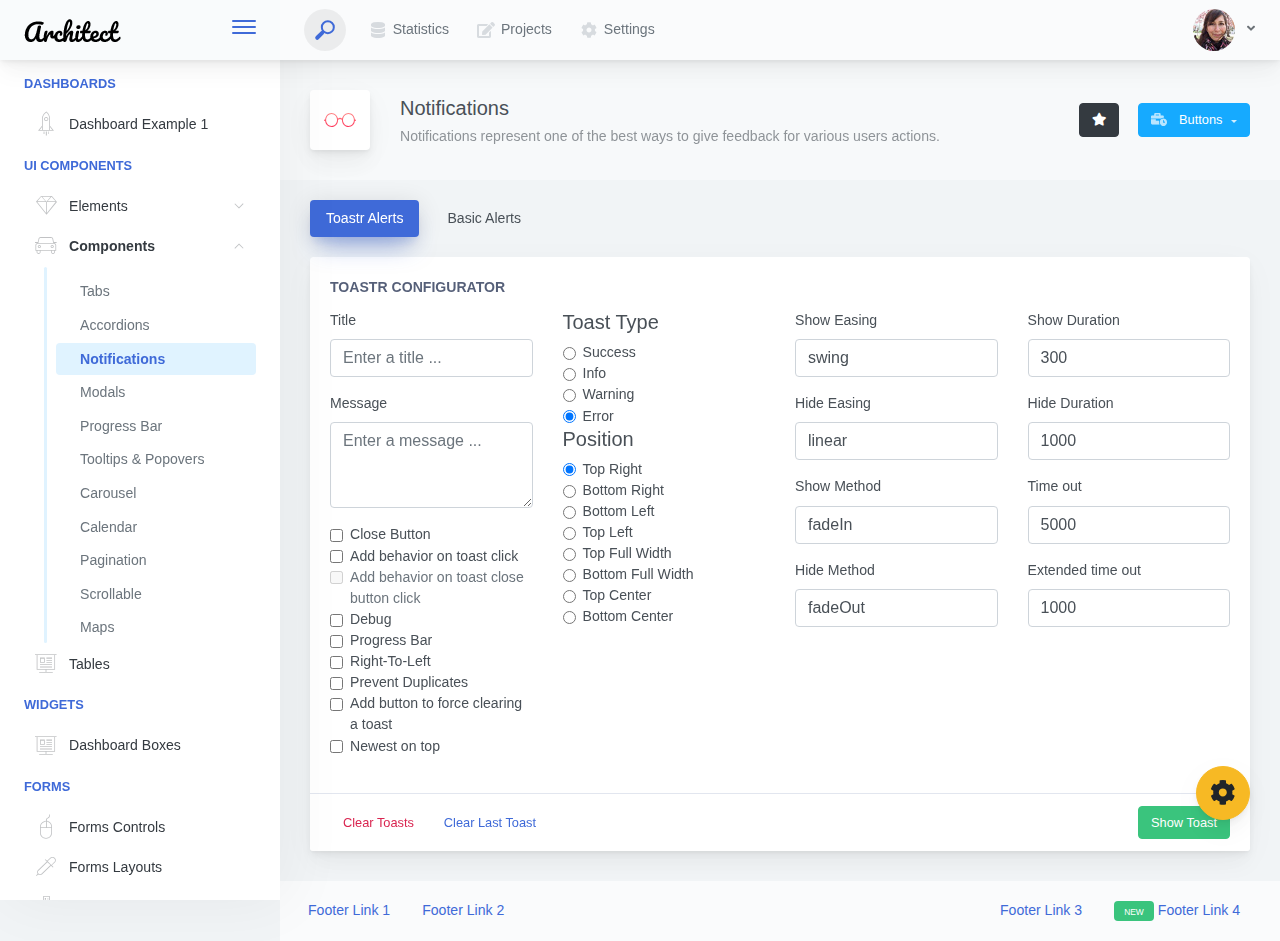
<file: GIAODIEN/admin-ui/architectui-html-free/architectui-html-free/components-notifications.html>
<!doctype html>
<html lang="en">

<head>
    <meta charset="utf-8">
    <meta http-equiv="X-UA-Compatible" content="IE=edge">
    <meta http-equiv="Content-Language" content="en">
    <meta http-equiv="Content-Type" content="text/html; charset=utf-8"/>
    <title>Notifications - Notifications represent one of the best ways to give feedback for various users actions.</title>
    <meta name="viewport" content="width=device-width, initial-scale=1, maximum-scale=1, user-scalable=no, shrink-to-fit=no" />
    <meta name="description" content="Notifications represent one of the best ways to give feedback for various users actions.">
    <meta name="msapplication-tap-highlight" content="no">
    <!--
    =========================================================
    * ArchitectUI HTML Theme Dashboard - v1.0.0
    =========================================================
    * Product Page: https://dashboardpack.com
    * Copyright 2019 DashboardPack (https://dashboardpack.com)
    * Licensed under MIT (https://github.com/DashboardPack/architectui-html-theme-free/blob/master/LICENSE)
    =========================================================
    * The above copyright notice and this permission notice shall be included in all copies or substantial portions of the Software.
    -->
<link href="./main.css" rel="stylesheet"></head>
<body>
    <div class="app-container app-theme-white body-tabs-shadow fixed-sidebar fixed-header">
        <div class="app-header header-shadow">
            <div class="app-header__logo">
                <div class="logo-src"></div>
                <div class="header__pane ml-auto">
                    <div>
                        <button type="button" class="hamburger close-sidebar-btn hamburger--elastic" data-class="closed-sidebar">
                            <span class="hamburger-box">
                                <span class="hamburger-inner"></span>
                            </span>
                        </button>
                    </div>
                </div>
            </div>
            <div class="app-header__mobile-menu">
                <div>
                    <button type="button" class="hamburger hamburger--elastic mobile-toggle-nav">
                        <span class="hamburger-box">
                            <span class="hamburger-inner"></span>
                        </span>
                    </button>
                </div>
            </div>
            <div class="app-header__menu">
                <span>
                    <button type="button" class="btn-icon btn-icon-only btn btn-primary btn-sm mobile-toggle-header-nav">
                        <span class="btn-icon-wrapper">
                            <i class="fa fa-ellipsis-v fa-w-6"></i>
                        </span>
                    </button>
                </span>
            </div>    <div class="app-header__content">
                <div class="app-header-left">
                    <div class="search-wrapper">
                        <div class="input-holder">
                            <input type="text" class="search-input" placeholder="Type to search">
                            <button class="search-icon"><span></span></button>
                        </div>
                        <button class="close"></button>
                    </div>
                    <ul class="header-menu nav">
                        <li class="nav-item">
                            <a href="javascript:void(0);" class="nav-link">
                                <i class="nav-link-icon fa fa-database"> </i>
                                Statistics
                            </a>
                        </li>
                        <li class="btn-group nav-item">
                            <a href="javascript:void(0);" class="nav-link">
                                <i class="nav-link-icon fa fa-edit"></i>
                                Projects
                            </a>
                        </li>
                        <li class="dropdown nav-item">
                            <a href="javascript:void(0);" class="nav-link">
                                <i class="nav-link-icon fa fa-cog"></i>
                                Settings
                            </a>
                        </li>
                    </ul>        </div>
                <div class="app-header-right">
                    <div class="header-btn-lg pr-0">
                        <div class="widget-content p-0">
                            <div class="widget-content-wrapper">
                                <div class="widget-content-left">
                                    <div class="btn-group">
                                        <a data-toggle="dropdown" aria-haspopup="true" aria-expanded="false" class="p-0 btn">
                                            <img width="42" class="rounded-circle" src="assets/images/avatars/1.jpg" alt="">
                                            <i class="fa fa-angle-down ml-2 opacity-8"></i>
                                        </a>
                                        <div tabindex="-1" role="menu" aria-hidden="true" class="dropdown-menu dropdown-menu-right">
                                            <button type="button" tabindex="0" class="dropdown-item">User Account</button>
                                            <button type="button" tabindex="0" class="dropdown-item">Settings</button>
                                            <h6 tabindex="-1" class="dropdown-header">Header</h6>
                                            <button type="button" tabindex="0" class="dropdown-item">Actions</button>
                                            <div tabindex="-1" class="dropdown-divider"></div>
                                            <button type="button" tabindex="0" class="dropdown-item">Dividers</button>
                                        </div>
                                    </div>
                                </div>
                                <div class="widget-content-left  ml-3 header-user-info">
                                    <div class="widget-heading">
                                        Alina Mclourd
                                    </div>
                                    <div class="widget-subheading">
                                        VP People Manager
                                    </div>
                                </div>
                                <div class="widget-content-right header-user-info ml-3">
                                    <button type="button" class="btn-shadow p-1 btn btn-primary btn-sm show-toastr-example">
                                        <i class="fa text-white fa-calendar pr-1 pl-1"></i>
                                    </button>
                                </div>
                            </div>
                        </div>
                    </div>        </div>
            </div>
        </div>        <div class="ui-theme-settings">
            <button type="button" id="TooltipDemo" class="btn-open-options btn btn-warning">
                <i class="fa fa-cog fa-w-16 fa-spin fa-2x"></i>
            </button>
            <div class="theme-settings__inner">
                <div class="scrollbar-container">
                    <div class="theme-settings__options-wrapper">
                        <h3 class="themeoptions-heading">Layout Options
                        </h3>
                        <div class="p-3">
                            <ul class="list-group">
                                <li class="list-group-item">
                                    <div class="widget-content p-0">
                                        <div class="widget-content-wrapper">
                                            <div class="widget-content-left mr-3">
                                                <div class="switch has-switch switch-container-class" data-class="fixed-header">
                                                    <div class="switch-animate switch-on">
                                                        <input type="checkbox" checked data-toggle="toggle" data-onstyle="success">
                                                    </div>
                                                </div>
                                            </div>
                                            <div class="widget-content-left">
                                                <div class="widget-heading">Fixed Header
                                                </div>
                                                <div class="widget-subheading">Makes the header top fixed, always visible!
                                                </div>
                                            </div>
                                        </div>
                                    </div>
                                </li>
                                <li class="list-group-item">
                                    <div class="widget-content p-0">
                                        <div class="widget-content-wrapper">
                                            <div class="widget-content-left mr-3">
                                                <div class="switch has-switch switch-container-class" data-class="fixed-sidebar">
                                                    <div class="switch-animate switch-on">
                                                        <input type="checkbox" checked data-toggle="toggle" data-onstyle="success">
                                                    </div>
                                                </div>
                                            </div>
                                            <div class="widget-content-left">
                                                <div class="widget-heading">Fixed Sidebar
                                                </div>
                                                <div class="widget-subheading">Makes the sidebar left fixed, always visible!
                                                </div>
                                            </div>
                                        </div>
                                    </div>
                                </li>
                                <li class="list-group-item">
                                    <div class="widget-content p-0">
                                        <div class="widget-content-wrapper">
                                            <div class="widget-content-left mr-3">
                                                <div class="switch has-switch switch-container-class" data-class="fixed-footer">
                                                    <div class="switch-animate switch-off">
                                                        <input type="checkbox" data-toggle="toggle" data-onstyle="success">
                                                    </div>
                                                </div>
                                            </div>
                                            <div class="widget-content-left">
                                                <div class="widget-heading">Fixed Footer
                                                </div>
                                                <div class="widget-subheading">Makes the app footer bottom fixed, always visible!
                                                </div>
                                            </div>
                                        </div>
                                    </div>
                                </li>
                            </ul>
                        </div>
                        <h3 class="themeoptions-heading">
                            <div>
                                Header Options
                            </div>
                            <button type="button" class="btn-pill btn-shadow btn-wide ml-auto btn btn-focus btn-sm switch-header-cs-class" data-class="">
                                Restore Default
                            </button>
                        </h3>
                        <div class="p-3">
                            <ul class="list-group">
                                <li class="list-group-item">
                                    <h5 class="pb-2">Choose Color Scheme
                                    </h5>
                                    <div class="theme-settings-swatches">
                                        <div class="swatch-holder bg-primary switch-header-cs-class" data-class="bg-primary header-text-light">
                                        </div>
                                        <div class="swatch-holder bg-secondary switch-header-cs-class" data-class="bg-secondary header-text-light">
                                        </div>
                                        <div class="swatch-holder bg-success switch-header-cs-class" data-class="bg-success header-text-dark">
                                        </div>
                                        <div class="swatch-holder bg-info switch-header-cs-class" data-class="bg-info header-text-dark">
                                        </div>
                                        <div class="swatch-holder bg-warning switch-header-cs-class" data-class="bg-warning header-text-dark">
                                        </div>
                                        <div class="swatch-holder bg-danger switch-header-cs-class" data-class="bg-danger header-text-light">
                                        </div>
                                        <div class="swatch-holder bg-light switch-header-cs-class" data-class="bg-light header-text-dark">
                                        </div>
                                        <div class="swatch-holder bg-dark switch-header-cs-class" data-class="bg-dark header-text-light">
                                        </div>
                                        <div class="swatch-holder bg-focus switch-header-cs-class" data-class="bg-focus header-text-light">
                                        </div>
                                        <div class="swatch-holder bg-alternate switch-header-cs-class" data-class="bg-alternate header-text-light">
                                        </div>
                                        <div class="divider">
                                        </div>
                                        <div class="swatch-holder bg-vicious-stance switch-header-cs-class" data-class="bg-vicious-stance header-text-light">
                                        </div>
                                        <div class="swatch-holder bg-midnight-bloom switch-header-cs-class" data-class="bg-midnight-bloom header-text-light">
                                        </div>
                                        <div class="swatch-holder bg-night-sky switch-header-cs-class" data-class="bg-night-sky header-text-light">
                                        </div>
                                        <div class="swatch-holder bg-slick-carbon switch-header-cs-class" data-class="bg-slick-carbon header-text-light">
                                        </div>
                                        <div class="swatch-holder bg-asteroid switch-header-cs-class" data-class="bg-asteroid header-text-light">
                                        </div>
                                        <div class="swatch-holder bg-royal switch-header-cs-class" data-class="bg-royal header-text-light">
                                        </div>
                                        <div class="swatch-holder bg-warm-flame switch-header-cs-class" data-class="bg-warm-flame header-text-dark">
                                        </div>
                                        <div class="swatch-holder bg-night-fade switch-header-cs-class" data-class="bg-night-fade header-text-dark">
                                        </div>
                                        <div class="swatch-holder bg-sunny-morning switch-header-cs-class" data-class="bg-sunny-morning header-text-dark">
                                        </div>
                                        <div class="swatch-holder bg-tempting-azure switch-header-cs-class" data-class="bg-tempting-azure header-text-dark">
                                        </div>
                                        <div class="swatch-holder bg-amy-crisp switch-header-cs-class" data-class="bg-amy-crisp header-text-dark">
                                        </div>
                                        <div class="swatch-holder bg-heavy-rain switch-header-cs-class" data-class="bg-heavy-rain header-text-dark">
                                        </div>
                                        <div class="swatch-holder bg-mean-fruit switch-header-cs-class" data-class="bg-mean-fruit header-text-dark">
                                        </div>
                                        <div class="swatch-holder bg-malibu-beach switch-header-cs-class" data-class="bg-malibu-beach header-text-light">
                                        </div>
                                        <div class="swatch-holder bg-deep-blue switch-header-cs-class" data-class="bg-deep-blue header-text-dark">
                                        </div>
                                        <div class="swatch-holder bg-ripe-malin switch-header-cs-class" data-class="bg-ripe-malin header-text-light">
                                        </div>
                                        <div class="swatch-holder bg-arielle-smile switch-header-cs-class" data-class="bg-arielle-smile header-text-light">
                                        </div>
                                        <div class="swatch-holder bg-plum-plate switch-header-cs-class" data-class="bg-plum-plate header-text-light">
                                        </div>
                                        <div class="swatch-holder bg-happy-fisher switch-header-cs-class" data-class="bg-happy-fisher header-text-dark">
                                        </div>
                                        <div class="swatch-holder bg-happy-itmeo switch-header-cs-class" data-class="bg-happy-itmeo header-text-light">
                                        </div>
                                        <div class="swatch-holder bg-mixed-hopes switch-header-cs-class" data-class="bg-mixed-hopes header-text-light">
                                        </div>
                                        <div class="swatch-holder bg-strong-bliss switch-header-cs-class" data-class="bg-strong-bliss header-text-light">
                                        </div>
                                        <div class="swatch-holder bg-grow-early switch-header-cs-class" data-class="bg-grow-early header-text-light">
                                        </div>
                                        <div class="swatch-holder bg-love-kiss switch-header-cs-class" data-class="bg-love-kiss header-text-light">
                                        </div>
                                        <div class="swatch-holder bg-premium-dark switch-header-cs-class" data-class="bg-premium-dark header-text-light">
                                        </div>
                                        <div class="swatch-holder bg-happy-green switch-header-cs-class" data-class="bg-happy-green header-text-light">
                                        </div>
                                    </div>
                                </li>
                            </ul>
                        </div>
                        <h3 class="themeoptions-heading">
                            <div>Sidebar Options</div>
                            <button type="button" class="btn-pill btn-shadow btn-wide ml-auto btn btn-focus btn-sm switch-sidebar-cs-class" data-class="">
                                Restore Default
                            </button>
                        </h3>
                        <div class="p-3">
                            <ul class="list-group">
                                <li class="list-group-item">
                                    <h5 class="pb-2">Choose Color Scheme
                                    </h5>
                                    <div class="theme-settings-swatches">
                                        <div class="swatch-holder bg-primary switch-sidebar-cs-class" data-class="bg-primary sidebar-text-light">
                                        </div>
                                        <div class="swatch-holder bg-secondary switch-sidebar-cs-class" data-class="bg-secondary sidebar-text-light">
                                        </div>
                                        <div class="swatch-holder bg-success switch-sidebar-cs-class" data-class="bg-success sidebar-text-dark">
                                        </div>
                                        <div class="swatch-holder bg-info switch-sidebar-cs-class" data-class="bg-info sidebar-text-dark">
                                        </div>
                                        <div class="swatch-holder bg-warning switch-sidebar-cs-class" data-class="bg-warning sidebar-text-dark">
                                        </div>
                                        <div class="swatch-holder bg-danger switch-sidebar-cs-class" data-class="bg-danger sidebar-text-light">
                                        </div>
                                        <div class="swatch-holder bg-light switch-sidebar-cs-class" data-class="bg-light sidebar-text-dark">
                                        </div>
                                        <div class="swatch-holder bg-dark switch-sidebar-cs-class" data-class="bg-dark sidebar-text-light">
                                        </div>
                                        <div class="swatch-holder bg-focus switch-sidebar-cs-class" data-class="bg-focus sidebar-text-light">
                                        </div>
                                        <div class="swatch-holder bg-alternate switch-sidebar-cs-class" data-class="bg-alternate sidebar-text-light">
                                        </div>
                                        <div class="divider">
                                        </div>
                                        <div class="swatch-holder bg-vicious-stance switch-sidebar-cs-class" data-class="bg-vicious-stance sidebar-text-light">
                                        </div>
                                        <div class="swatch-holder bg-midnight-bloom switch-sidebar-cs-class" data-class="bg-midnight-bloom sidebar-text-light">
                                        </div>
                                        <div class="swatch-holder bg-night-sky switch-sidebar-cs-class" data-class="bg-night-sky sidebar-text-light">
                                        </div>
                                        <div class="swatch-holder bg-slick-carbon switch-sidebar-cs-class" data-class="bg-slick-carbon sidebar-text-light">
                                        </div>
                                        <div class="swatch-holder bg-asteroid switch-sidebar-cs-class" data-class="bg-asteroid sidebar-text-light">
                                        </div>
                                        <div class="swatch-holder bg-royal switch-sidebar-cs-class" data-class="bg-royal sidebar-text-light">
                                        </div>
                                        <div class="swatch-holder bg-warm-flame switch-sidebar-cs-class" data-class="bg-warm-flame sidebar-text-dark">
                                        </div>
                                        <div class="swatch-holder bg-night-fade switch-sidebar-cs-class" data-class="bg-night-fade sidebar-text-dark">
                                        </div>
                                        <div class="swatch-holder bg-sunny-morning switch-sidebar-cs-class" data-class="bg-sunny-morning sidebar-text-dark">
                                        </div>
                                        <div class="swatch-holder bg-tempting-azure switch-sidebar-cs-class" data-class="bg-tempting-azure sidebar-text-dark">
                                        </div>
                                        <div class="swatch-holder bg-amy-crisp switch-sidebar-cs-class" data-class="bg-amy-crisp sidebar-text-dark">
                                        </div>
                                        <div class="swatch-holder bg-heavy-rain switch-sidebar-cs-class" data-class="bg-heavy-rain sidebar-text-dark">
                                        </div>
                                        <div class="swatch-holder bg-mean-fruit switch-sidebar-cs-class" data-class="bg-mean-fruit sidebar-text-dark">
                                        </div>
                                        <div class="swatch-holder bg-malibu-beach switch-sidebar-cs-class" data-class="bg-malibu-beach sidebar-text-light">
                                        </div>
                                        <div class="swatch-holder bg-deep-blue switch-sidebar-cs-class" data-class="bg-deep-blue sidebar-text-dark">
                                        </div>
                                        <div class="swatch-holder bg-ripe-malin switch-sidebar-cs-class" data-class="bg-ripe-malin sidebar-text-light">
                                        </div>
                                        <div class="swatch-holder bg-arielle-smile switch-sidebar-cs-class" data-class="bg-arielle-smile sidebar-text-light">
                                        </div>
                                        <div class="swatch-holder bg-plum-plate switch-sidebar-cs-class" data-class="bg-plum-plate sidebar-text-light">
                                        </div>
                                        <div class="swatch-holder bg-happy-fisher switch-sidebar-cs-class" data-class="bg-happy-fisher sidebar-text-dark">
                                        </div>
                                        <div class="swatch-holder bg-happy-itmeo switch-sidebar-cs-class" data-class="bg-happy-itmeo sidebar-text-light">
                                        </div>
                                        <div class="swatch-holder bg-mixed-hopes switch-sidebar-cs-class" data-class="bg-mixed-hopes sidebar-text-light">
                                        </div>
                                        <div class="swatch-holder bg-strong-bliss switch-sidebar-cs-class" data-class="bg-strong-bliss sidebar-text-light">
                                        </div>
                                        <div class="swatch-holder bg-grow-early switch-sidebar-cs-class" data-class="bg-grow-early sidebar-text-light">
                                        </div>
                                        <div class="swatch-holder bg-love-kiss switch-sidebar-cs-class" data-class="bg-love-kiss sidebar-text-light">
                                        </div>
                                        <div class="swatch-holder bg-premium-dark switch-sidebar-cs-class" data-class="bg-premium-dark sidebar-text-light">
                                        </div>
                                        <div class="swatch-holder bg-happy-green switch-sidebar-cs-class" data-class="bg-happy-green sidebar-text-light">
                                        </div>
                                    </div>
                                </li>
                            </ul>
                        </div>
                        <h3 class="themeoptions-heading">
                            <div>Main Content Options</div>
                            <button type="button" class="btn-pill btn-shadow btn-wide ml-auto active btn btn-focus btn-sm">Restore Default
                            </button>
                        </h3>
                        <div class="p-3">
                            <ul class="list-group">
                                <li class="list-group-item">
                                    <h5 class="pb-2">Page Section Tabs
                                    </h5>
                                    <div class="theme-settings-swatches">
                                        <div role="group" class="mt-2 btn-group">
                                            <button type="button" class="btn-wide btn-shadow btn-primary btn btn-secondary switch-theme-class" data-class="body-tabs-line">
                                                Line
                                            </button>
                                            <button type="button" class="btn-wide btn-shadow btn-primary active btn btn-secondary switch-theme-class" data-class="body-tabs-shadow">
                                                Shadow
                                            </button>
                                        </div>
                                    </div>
                                </li>
                            </ul>
                        </div>
                    </div>
                </div>
            </div>
        </div>        <div class="app-main">
                <div class="app-sidebar sidebar-shadow">
                    <div class="app-header__logo">
                        <div class="logo-src"></div>
                        <div class="header__pane ml-auto">
                            <div>
                                <button type="button" class="hamburger close-sidebar-btn hamburger--elastic" data-class="closed-sidebar">
                                    <span class="hamburger-box">
                                        <span class="hamburger-inner"></span>
                                    </span>
                                </button>
                            </div>
                        </div>
                    </div>
                    <div class="app-header__mobile-menu">
                        <div>
                            <button type="button" class="hamburger hamburger--elastic mobile-toggle-nav">
                                <span class="hamburger-box">
                                    <span class="hamburger-inner"></span>
                                </span>
                            </button>
                        </div>
                    </div>
                    <div class="app-header__menu">
                        <span>
                            <button type="button" class="btn-icon btn-icon-only btn btn-primary btn-sm mobile-toggle-header-nav">
                                <span class="btn-icon-wrapper">
                                    <i class="fa fa-ellipsis-v fa-w-6"></i>
                                </span>
                            </button>
                        </span>
                    </div>    <div class="scrollbar-sidebar">
                        <div class="app-sidebar__inner">
                            <ul class="vertical-nav-menu">
                                <li class="app-sidebar__heading">Dashboards</li>
                                <li>
                                    <a href="index.html">
                                        <i class="metismenu-icon pe-7s-rocket"></i>
                                        Dashboard Example 1
                                    </a>
                                </li>
                                <li class="app-sidebar__heading">UI Components</li>
                                <li
                                    
                                    
                                    
                                    
                                    
                                    
                                    
                                    
                                >
                                    <a href="#">
                                        <i class="metismenu-icon pe-7s-diamond"></i>
                                        Elements
                                        <i class="metismenu-state-icon pe-7s-angle-down caret-left"></i>
                                    </a>
                                    <ul
                                        
                                        
                                        
                                        
                                        
                                        
                                        
                                        
                                    >
                                        <li>
                                            <a href="elements-buttons-standard.html">
                                                <i class="metismenu-icon"></i>
                                                Buttons
                                            </a>
                                        </li>
                                        <li>
                                            <a href="elements-dropdowns.html">
                                                <i class="metismenu-icon">
                                                </i>Dropdowns
                                            </a>
                                        </li>
                                        <li>
                                            <a href="elements-icons.html">
                                                <i class="metismenu-icon">
                                                </i>Icons
                                            </a>
                                        </li>
                                        <li>
                                            <a href="elements-badges-labels.html">
                                                <i class="metismenu-icon">
                                                </i>Badges
                                            </a>
                                        </li>
                                        <li>
                                            <a href="elements-cards.html">
                                                <i class="metismenu-icon">
                                                </i>Cards
                                            </a>
                                        </li>
                                        <li>
                                            <a href="elements-list-group.html">
                                                <i class="metismenu-icon">
                                                </i>List Groups
                                            </a>
                                        </li>
                                        <li>
                                            <a href="elements-navigation.html">
                                                <i class="metismenu-icon">
                                                </i>Navigation Menus
                                            </a>
                                        </li>
                                        <li>
                                            <a href="elements-utilities.html">
                                                <i class="metismenu-icon">
                                                </i>Utilities
                                            </a>
                                        </li>
                                    </ul>
                                </li>
                                <li
                                    
                                    
                                     class="mm-active"
                                    
                                    
                                    
                                    
                                    
                                    
                                    
                                    
                                >
                                    <a href="#">
                                        <i class="metismenu-icon pe-7s-car"></i>
                                        Components
                                        <i class="metismenu-state-icon pe-7s-angle-down caret-left"></i>
                                    </a>
                                    <ul
                                        
                                        
                                         class="mm-show"
                                        
                                        
                                        
                                        
                                        
                                        
                                        
                                        
                                    >
                                        <li>
                                            <a href="components-tabs.html">
                                                <i class="metismenu-icon">
                                                </i>Tabs
                                            </a>
                                        </li>
                                        <li>
                                            <a href="components-accordions.html">
                                                <i class="metismenu-icon">
                                                </i>Accordions
                                            </a>
                                        </li>
                                        <li>
                                            <a href="components-notifications.html" class="mm-active">
                                                <i class="metismenu-icon">
                                                </i>Notifications
                                            </a>
                                        </li>
                                        <li>
                                            <a href="components-modals.html">
                                                <i class="metismenu-icon">
                                                </i>Modals
                                            </a>
                                        </li>
                                        <li>
                                            <a href="components-progress-bar.html">
                                                <i class="metismenu-icon">
                                                </i>Progress Bar
                                            </a>
                                        </li>
                                        <li>
                                            <a href="components-tooltips-popovers.html">
                                                <i class="metismenu-icon">
                                                </i>Tooltips &amp; Popovers
                                            </a>
                                        </li>
                                        <li>
                                            <a href="components-carousel.html">
                                                <i class="metismenu-icon">
                                                </i>Carousel
                                            </a>
                                        </li>
                                        <li>
                                            <a href="components-calendar.html">
                                                <i class="metismenu-icon">
                                                </i>Calendar
                                            </a>
                                        </li>
                                        <li>
                                            <a href="components-pagination.html">
                                                <i class="metismenu-icon">
                                                </i>Pagination
                                            </a>
                                        </li>
                                        <li>
                                            <a href="components-scrollable-elements.html">
                                                <i class="metismenu-icon">
                                                </i>Scrollable
                                            </a>
                                        </li>
                                        <li>
                                            <a href="components-maps.html">
                                                <i class="metismenu-icon">
                                                </i>Maps
                                            </a>
                                        </li>
                                    </ul>
                                </li>
                                <li  >
                                    <a href="tables-regular.html">
                                        <i class="metismenu-icon pe-7s-display2"></i>
                                        Tables
                                    </a>
                                </li>
                                <li class="app-sidebar__heading">Widgets</li>
                                <li>
                                    <a href="dashboard-boxes.html">
                                        <i class="metismenu-icon pe-7s-display2"></i>
                                        Dashboard Boxes
                                    </a>
                                </li>
                                <li class="app-sidebar__heading">Forms</li>
                                <li>
                                    <a href="forms-controls.html">
                                        <i class="metismenu-icon pe-7s-mouse">
                                        </i>Forms Controls
                                    </a>
                                </li>
                                <li>
                                    <a href="forms-layouts.html">
                                        <i class="metismenu-icon pe-7s-eyedropper">
                                        </i>Forms Layouts
                                    </a>
                                </li>
                                <li>
                                    <a href="forms-validation.html">
                                        <i class="metismenu-icon pe-7s-pendrive">
                                        </i>Forms Validation
                                    </a>
                                </li>
                                <li class="app-sidebar__heading">Charts</li>
                                <li>
                                    <a href="charts-chartjs.html">
                                        <i class="metismenu-icon pe-7s-graph2">
                                        </i>ChartJS
                                    </a>
                                </li>
                                <li class="app-sidebar__heading">PRO Version</li>
                                <li>
                                    <a href="https://dashboardpack.com/theme-details/architectui-dashboard-html-pro/" target="_blank">
                                        <i class="metismenu-icon pe-7s-graph2">
                                        </i>
                                        Upgrade to PRO
                                    </a>
                                </li>
                            </ul>
                        </div>
                    </div>
                </div>    <div class="app-main__outer">
                    <div class="app-main__inner">
                        <div class="app-page-title">
                            <div class="page-title-wrapper">
                                <div class="page-title-heading">
                                    <div class="page-title-icon">
                                        <i class="pe-7s-glasses icon-gradient bg-love-kiss">
                                        </i>
                                    </div>
                                    <div>Notifications
                                        <div class="page-title-subheading">Notifications represent one of the best ways to give feedback for various users actions.
                                        </div>
                                    </div>
                                </div>
                                <div class="page-title-actions">
                                    <button type="button" data-toggle="tooltip" title="Example Tooltip" data-placement="bottom" class="btn-shadow mr-3 btn btn-dark">
                                        <i class="fa fa-star"></i>
                                    </button>
                                    <div class="d-inline-block dropdown">
                                        <button type="button" data-toggle="dropdown" aria-haspopup="true" aria-expanded="false" class="btn-shadow dropdown-toggle btn btn-info">
                                            <span class="btn-icon-wrapper pr-2 opacity-7">
                                                <i class="fa fa-business-time fa-w-20"></i>
                                            </span>
                                            Buttons
                                        </button>
                                        <div tabindex="-1" role="menu" aria-hidden="true" class="dropdown-menu dropdown-menu-right">
                                            <ul class="nav flex-column">
                                                <li class="nav-item">
                                                    <a href="javascript:void(0);" class="nav-link">
                                                        <i class="nav-link-icon lnr-inbox"></i>
                                                        <span>
                                                            Inbox
                                                        </span>
                                                        <div class="ml-auto badge badge-pill badge-secondary">86</div>
                                                    </a>
                                                </li>
                                                <li class="nav-item">
                                                    <a href="javascript:void(0);" class="nav-link">
                                                        <i class="nav-link-icon lnr-book"></i>
                                                        <span>
                                                            Book
                                                        </span>
                                                        <div class="ml-auto badge badge-pill badge-danger">5</div>
                                                    </a>
                                                </li>
                                                <li class="nav-item">
                                                    <a href="javascript:void(0);" class="nav-link">
                                                        <i class="nav-link-icon lnr-picture"></i>
                                                        <span>
                                                            Picture
                                                        </span>
                                                    </a>
                                                </li>
                                                <li class="nav-item">
                                                    <a disabled href="javascript:void(0);" class="nav-link disabled">
                                                        <i class="nav-link-icon lnr-file-empty"></i>
                                                        <span>
                                                            File Disabled
                                                        </span>
                                                    </a>
                                                </li>
                                            </ul>
                                        </div>
                                    </div>
                                </div>    </div>
                        </div>            <ul class="body-tabs body-tabs-layout tabs-animated body-tabs-animated nav">
                            <li class="nav-item">
                                <a role="tab" class="nav-link active" id="tab-0" data-toggle="tab" href="#tab-content-0">
                                    <span>Toastr Alerts</span>
                                </a>
                            </li>
                            <li class="nav-item">
                                <a role="tab" class="nav-link" id="tab-2" data-toggle="tab" href="#tab-content-2">
                                    <span>Basic Alerts</span>
                                </a>
                            </li>
                        </ul>
                        <div class="tab-content">
                            <div class="tab-pane tabs-animation fade show active" id="tab-content-0" role="tabpanel">
                                <div class="main-card mb-3 card">
                                    <div class="card-body">
                                        <div class="card-title">Toastr Configurator</div>
                                        <div class="row">
                                            <div class="col-md-3">
                                                <div class="form-group">
                                                    <label class="form-label" for="title">Title</label>
                                                    <input id="title" type="text" class="form-control" placeholder="Enter a title ..."/>
                                                </div>
                                                <div class="form-group">
                                                    <label class="form-label" for="message">Message</label>
                                                    <textarea class="form-control" id="message" rows="3" placeholder="Enter a message ..."></textarea>
                                                </div>
                                                <div class="form-group">
                                                    <div class="form-check">
                                                        <input id="closeButton" type="checkbox" value="checked" class="form-check-input"/>
                                                        <label class="form-check-label" for="closeButton">
                                                            Close Button
                                                        </label>
                                                    </div>
                                                    <div class="form-check">
                                                        <input id="addBehaviorOnToastClick" type="checkbox" value="checked" class="form-check-input"/>
                                                        <label class="form-check-label" for="addBehaviorOnToastClick">
                                                            Add behavior on toast click
                                                        </label>
                                                    </div>
                                                    <div class="form-check">
                                                        <input disabled id="addBehaviorOnToastCloseClick" type="checkbox" value="checked" class="form-check-input"/>
                                                        <label class="form-check-label" for="addBehaviorOnToastCloseClick">
                                                            Add behavior on toast close button click
                                                        </label>
                                                    </div>
                                                    <div class="form-check">
                                                        <input id="debugInfo" type="checkbox" value="checked" class="form-check-input"/>
                                                        <label class="form-check-label" for="debugInfo">
                                                            Debug
                                                        </label>
                                                    </div>
                                                    <div class="form-check">
                                                        <input id="progressBar" type="checkbox" value="checked" class="form-check-input"/>
                                                        <label class="form-check-label" for="progressBar">
                                                            Progress Bar
                                                        </label>
                                                    </div>
                                                    <div class="form-check">
                                                        <input id="rtl" type="checkbox" value="checked" class="form-check-input"/>
                                                        <label class="form-check-label" for="rtl">
                                                            Right-To-Left
                                                        </label>
                                                    </div>
                                                    <div class="form-check">
                                                        <input id="preventDuplicates" type="checkbox" value="checked" class="form-check-input"/>
                                                        <label class="form-check-label" for="preventDuplicates">
                                                            Prevent Duplicates
                                                        </label>
                                                    </div>
                                                    <div class="form-check">
                                                        <input id="addClear" type="checkbox" value="checked" class="form-check-input"/>
                                                        <label class="form-check-label" for="addClear">
                                                            Add button to force clearing a toast
                                                        </label>
                                                    </div>
                                                    <div class="form-check">
                                                        <input id="newestOnTop" type="checkbox" value="checked" class="form-check-input"/>
                                                        <label class="form-check-label" for="newestOnTop">
                                                            Newest on top
                                                        </label>
                                                    </div>
                                                </div>
                                            </div>
                                            <div class="col-md-3">
                                                <div id="toastTypeGroup">
                                                    <h5>Toast Type</h5>
                                                    <div class="form-check">
                                                        <input type="radio" name="toasts" class="form-check-input" value="success" checked/>
                                                        <label class="form-check-label" for="exampleRadios1">
                                                            Success
                                                        </label>
                                                    </div>
                                                    <div class="form-check">
                                                        <input type="radio" name="toasts" class="form-check-input" value="info" checked/>
                                                        <label class="form-check-label" for="exampleRadios1">
                                                            Info
                                                        </label>
                                                    </div>
                                                    <div class="form-check">
                                                        <input type="radio" name="toasts" class="form-check-input" value="warning" checked/>
                                                        <label class="form-check-label" for="exampleRadios1">
                                                            Warning
                                                        </label>
                                                    </div>
                                                    <div class="form-check">
                                                        <input type="radio" name="toasts" class="form-check-input" value="error" checked/>
                                                        <label class="form-check-label" for="exampleRadios1">
                                                            Error
                                                        </label>
                                                    </div>
                                                </div>
                                                <div id="positionGroup">
                                                    <h5>Position</h5>
                                                    <div class="form-check">
                                                        <input type="radio" name="positions" class="form-check-input" value="toast-top-right" checked/>
                                                        <label class="form-check-label" for="exampleRadios1">
                                                            Top Right
                                                        </label>
                                                    </div>
                                                    <div class="form-check">
                                                        <input type="radio" name="positions" class="form-check-input" value="toast-bottom-right"/>
                                                        <label class="form-check-label" for="exampleRadios1">
                                                            Bottom Right
                                                        </label>
                                                    </div>
                                                    <div class="form-check">
                                                        <input type="radio" name="positions" class="form-check-input" value="toast-bottom-left"/>
                                                        <label class="form-check-label" for="exampleRadios1">
                                                            Bottom Left
                                                        </label>
                                                    </div>
                                                    <div class="form-check">
                                                        <input type="radio" name="positions" class="form-check-input" value="toast-top-left"/>
                                                        <label class="form-check-label" for="exampleRadios1">
                                                            Top Left
                                                        </label>
                                                    </div>
                                                    <div class="form-check">
                                                        <input type="radio" name="positions" class="form-check-input" value="toast-top-full-width"/>
                                                        <label class="form-check-label" for="exampleRadios1">
                                                            Top Full Width
                                                        </label>
                                                    </div>
                                                    <div class="form-check">
                                                        <input type="radio" name="positions" class="form-check-input" value="toast-bottom-full-width"/>
                                                        <label class="form-check-label" for="exampleRadios1">
                                                            Bottom Full Width
                                                        </label>
                                                    </div>
                                                    <div class="form-check">
                                                        <input type="radio" name="positions" class="form-check-input" value="toast-top-center"/>
                                                        <label class="form-check-label" for="exampleRadios1">
                                                            Top Center
                                                        </label>
                                                    </div>
                                                    <div class="form-check">
                                                        <input type="radio" name="positions" class="form-check-input" value="toast-bottom-center"/>
                                                        <label class="form-check-label" for="exampleRadios1">
                                                            Bottom Center
                                                        </label>
                                                    </div>
                                                </div>
                                            </div>
                                            <div class="col-md-3">
                                                <div class="form-group">
                                                    <label for="showEasing">Show Easing</label>
                                                    <input id="showEasing" type="text" placeholder="swing, linear" class="form-control" value="swing"/>
                                                </div>
                                                <div class="form-group">
                                                    <label for="hideEasing">Hide Easing</label>
                                                    <input id="hideEasing" type="text" placeholder="swing, linear" class="form-control" value="linear"/>
                                                </div>
                                                <div class="form-group">
                                                    <label for="showMethod">Show Method</label>
                                                    <input id="showMethod" type="text" placeholder="show, fadeIn, slideDown" class="form-control" value="fadeIn"/>
                                                </div>
                                                <div class="form-group">
                                                    <label for="hideMethod">Hide Method</label>
                                                    <input id="hideMethod" type="text" placeholder="hide, fadeOut, slideUp" class="form-control" value="fadeOut"/>
                                                </div>
                                            </div>
            
                                            <div class="col-md-3">
                                                <div class="form-group">
                                                    <label class="form-label" for="showDuration">Show Duration</label>
                                                    <input id="showDuration" type="number" placeholder="ms" class="form-control" value="300"/>
                                                </div>
                                                <div class="form-group">
                                                    <label class="form-label" for="hideDuration">Hide Duration</label>
                                                    <input id="hideDuration" type="number" placeholder="ms" class="form-control" value="1000"/>
                                                </div>
                                                <div class="form-group">
                                                    <label class="form-label" for="timeOut">Time out</label>
                                                    <input id="timeOut" type="number" placeholder="ms" class="form-control" value="5000"/>
                                                </div>
                                                <div class="form-group">
                                                    <label class="form-label" for="extendedTimeOut">Extended time out</label>
                                                    <input id="extendedTimeOut" type="number" placeholder="ms" class="form-control" value="1000"/>
                                                </div>
                                            </div>
                                        </div>
                                    </div>
                                    <div class="card-footer d-block clearfix">
                                        <div class="float-left">
                                            <button type="button" class="btn btn-link text-danger" id="cleartoasts">Clear Toasts</button>
                                            <button type="button" class="btn btn-link" id="clearlasttoast">Clear Last Toast</button>
                                        </div>
                                        <div class="float-right">
                                            <button type="button" class="btn btn-success" id="showtoast">Show Toast</button>
                                        </div>
                                    </div>
                                </div>
                            </div>
                            <div class="tab-pane tabs-animation fade" id="tab-content-2" role="tabpanel">
                                <div class="row">
                                    <div class="col-md-6">
                                        <div class="main-card mb-3 card">
                                            <div class="card-body"><h5 class="card-title">Alerts</h5>
                                                <div class="alert alert-primary fade show" role="alert">This is a primary alert — check it out!</div>
                                                <div class="alert alert-secondary fade show" role="alert">This is a secondary alert — check it out!</div>
                                                <div class="alert alert-success fade show" role="alert">This is a success alert — check it out!</div>
                                                <div class="alert alert-danger fade show" role="alert">This is a danger alert — check it out!</div>
                                                <div class="alert alert-warning fade show" role="alert">This is a warning alert — check it out!</div>
                                                <div class="alert alert-info fade show" role="alert">This is a info alert — check it out!</div>
                                                <div class="alert alert-light fade show" role="alert">This is a light alert — check it out!</div>
                                                <div class="alert alert-dark fade show" role="alert">This is a dark alert — check it out!</div>
                                            </div>
                                        </div>
                                    </div>
                                    <div class="col-md-6">
                                        <div class="main-card mb-3 card">
                                            <div class="card-body"><h5 class="card-title">Alerts Link Color</h5>
                                                <div class="alert alert-primary fade show" role="alert">This is a primary alert with <a href="javascript:void(0);" class="alert-link">an example link</a>. Give it a click if you like.</div>
                                                <div class="alert alert-secondary fade show" role="alert">This is a secondary alert with <a href="javascript:void(0);" class="alert-link">an example link</a>. Give it a click if you like.</div>
                                                <div class="alert alert-success fade show" role="alert">This is a success alert with <a href="javascript:void(0);" class="alert-link">an example link</a>. Give it a click if you like.</div>
                                                <div class="alert alert-danger fade show" role="alert">This is a danger alert with <a href="javascript:void(0);" class="alert-link">an example link</a>. Give it a click if you like.</div>
                                                <div class="alert alert-warning fade show" role="alert">This is a warning alert with <a href="javascript:void(0);" class="alert-link">an example link</a>. Give it a click if you like.</div>
                                                <div class="alert alert-info fade show" role="alert">This is a info alert with <a href="javascript:void(0);" class="alert-link">an example link</a>. Give it a click if you like.</div>
                                                <div class="alert alert-light fade show" role="alert">This is a light alert with <a href="javascript:void(0);" class="alert-link">an example link</a>. Give it a click if you like.</div>
                                                <div class="alert alert-dark fade show" role="alert">This is a dark alert with <a href="javascript:void(0);" class="alert-link">an example link</a>. Give it a click if you like.</div>
                                            </div>
                                        </div>
                                    </div>
                                    <div class="col-md-6">
                                        <div class="main-card mb-3 card">
                                            <div class="card-body"><h5 class="card-title">Alerts Content</h5>
                                                <div class="alert alert-success fade show" role="alert"><h4 class="alert-heading">Well done!</h4>
                                                    <p>Aww yeah, you successfully read this important alert message. This example text is going to run a bit longer so that you can see how spacing within an alert works with this kind of content.</p>
                                                    <hr>
                                                    <p class="mb-0">Whenever you need to, be sure to use margin utilities to keep things nice and tidy.</p></div>
                                            </div>
                                        </div>
                                    </div>
                                    <div class="col-md-6">
                                        <div class="main-card mb-3 card">
                                            <div class="card-body"><h5 class="card-title">Dismissable Alerts</h5>
                                                <div class="alert alert-info alert-dismissible fade show" role="alert">
                                                    <button type="button" class="close" aria-label="Close"><span aria-hidden="true">×</span></button>
                                                    I am an alert and I can be dismissed!
                                                </div>
                                            </div>
                                        </div>
                                    </div>
                                </div>
                            </div>
                        </div>
                    </div>
                    <div class="app-wrapper-footer">
                        <div class="app-footer">
                            <div class="app-footer__inner">
                                <div class="app-footer-left">
                                    <ul class="nav">
                                        <li class="nav-item">
                                            <a href="javascript:void(0);" class="nav-link">
                                                Footer Link 1
                                            </a>
                                        </li>
                                        <li class="nav-item">
                                            <a href="javascript:void(0);" class="nav-link">
                                                Footer Link 2
                                            </a>
                                        </li>
                                    </ul>
                                </div>
                                <div class="app-footer-right">
                                    <ul class="nav">
                                        <li class="nav-item">
                                            <a href="javascript:void(0);" class="nav-link">
                                                Footer Link 3
                                            </a>
                                        </li>
                                        <li class="nav-item">
                                            <a href="javascript:void(0);" class="nav-link">
                                                <div class="badge badge-success mr-1 ml-0">
                                                    <small>NEW</small>
                                                </div>
                                                Footer Link 4
                                            </a>
                                        </li>
                                    </ul>
                                </div>
                            </div>
                        </div>
                    </div>    </div>
        </div>
    </div>
<script type="text/javascript" src="./assets/scripts/main.js"></script></body>
</html>
</file>
<file: BAICANHAN/main.css>
* {
    margin: 0;
    padding: 0;
  }
  .info{
      color: #000;
  }
  ul {
    list-style: none;
  }
  body {
    /* background-color: #50C7C7; */
    color: #9b9b9b;
    font-family: Helvetica,sans-serif;
    font-size: 15px;
    line-height: 2;
  }
  .tab {
    zoom: 1;
  }
  .tab:after {
    clear: both;
    content: ".";
    display: block;
    height: 0;
    line-height: 1;
    visibility: hidden;
  }
  .box {
    margin: 30px auto;
    width: 1145px;
  }
  .box h2 {
    color: #1f1f1f;
    font-size: 42px;
    margin-bottom: 15px;
  }
  .box .lead-text {
    font-size: 19px;
    margin-bottom: 40px;
  }
  .box .left-group {
    float: left;
    margin-bottom: 20px;
    width: 460px;
  }
  .box .left-group .image {
    margin-bottom: 8px;
  }
  .box .left-group .image img {
    border-radius: 6px;
  }
  .box .left-group h3 {
    color: #1f1f1f;
    font-size: 25px;
    line-height: 1.2;
    margin-bottom: 20px;
  }
  .box .right-group {
    float: right;
    width: 650px;
    background-color: #999999;
  }
  .box .right-group .info-list li {
    border-bottom: 1px solid #f44336;
    margin-bottom: 20px;
    padding-bottom: 10px;
  }
  .box .right-group .info-list li:last-child {
    border-bottom: none;
    margin-bottom: 0;
    padding-bottom: 0;
  }
  .box .right-group .info-list li .image {
    float: left;
    width: 100px;
  }
  .box .right-group .info-list li .image img {
    border-radius: 6px;
  }
  .box .right-group .info-list li .detail {
    float: right;
    padding-top: 3px;
    width: 520px;
  }
  .box .right-group .info-list li .detail h3 {
    color: #1f1f1f;
    margin-bottom: 6px;
    font-size: 18px;
  }
</file>
<file: Thực  hành 1/colormain.css>
.box{
    width: 100px;
    height: 100px;
    color: aliceblue;
    display: flex;
    border: 5px solid white;
}
.box1{
    background-color: red;
    float: left;
    
}
.box2{
    background-color: aqua;
    float: left;
}
.box3{
    background-color: aquamarine;
}
.box4{
    background-color: black;
    float: left;
}
.box5{
    background-color: blue;
    float: left;
}
.box6{
    background-color: bisque;
    
}
.box7{
    background-color: pink;
    float: left;
}
.box8{
    background-color: yellow;
    float: left;
}
.box9{
    background-color: brown;
    float: left;
}
</file>
<file: Thực  hành 1/login.css>
button{
    margin:auto;
  display:block;
}
</file>
